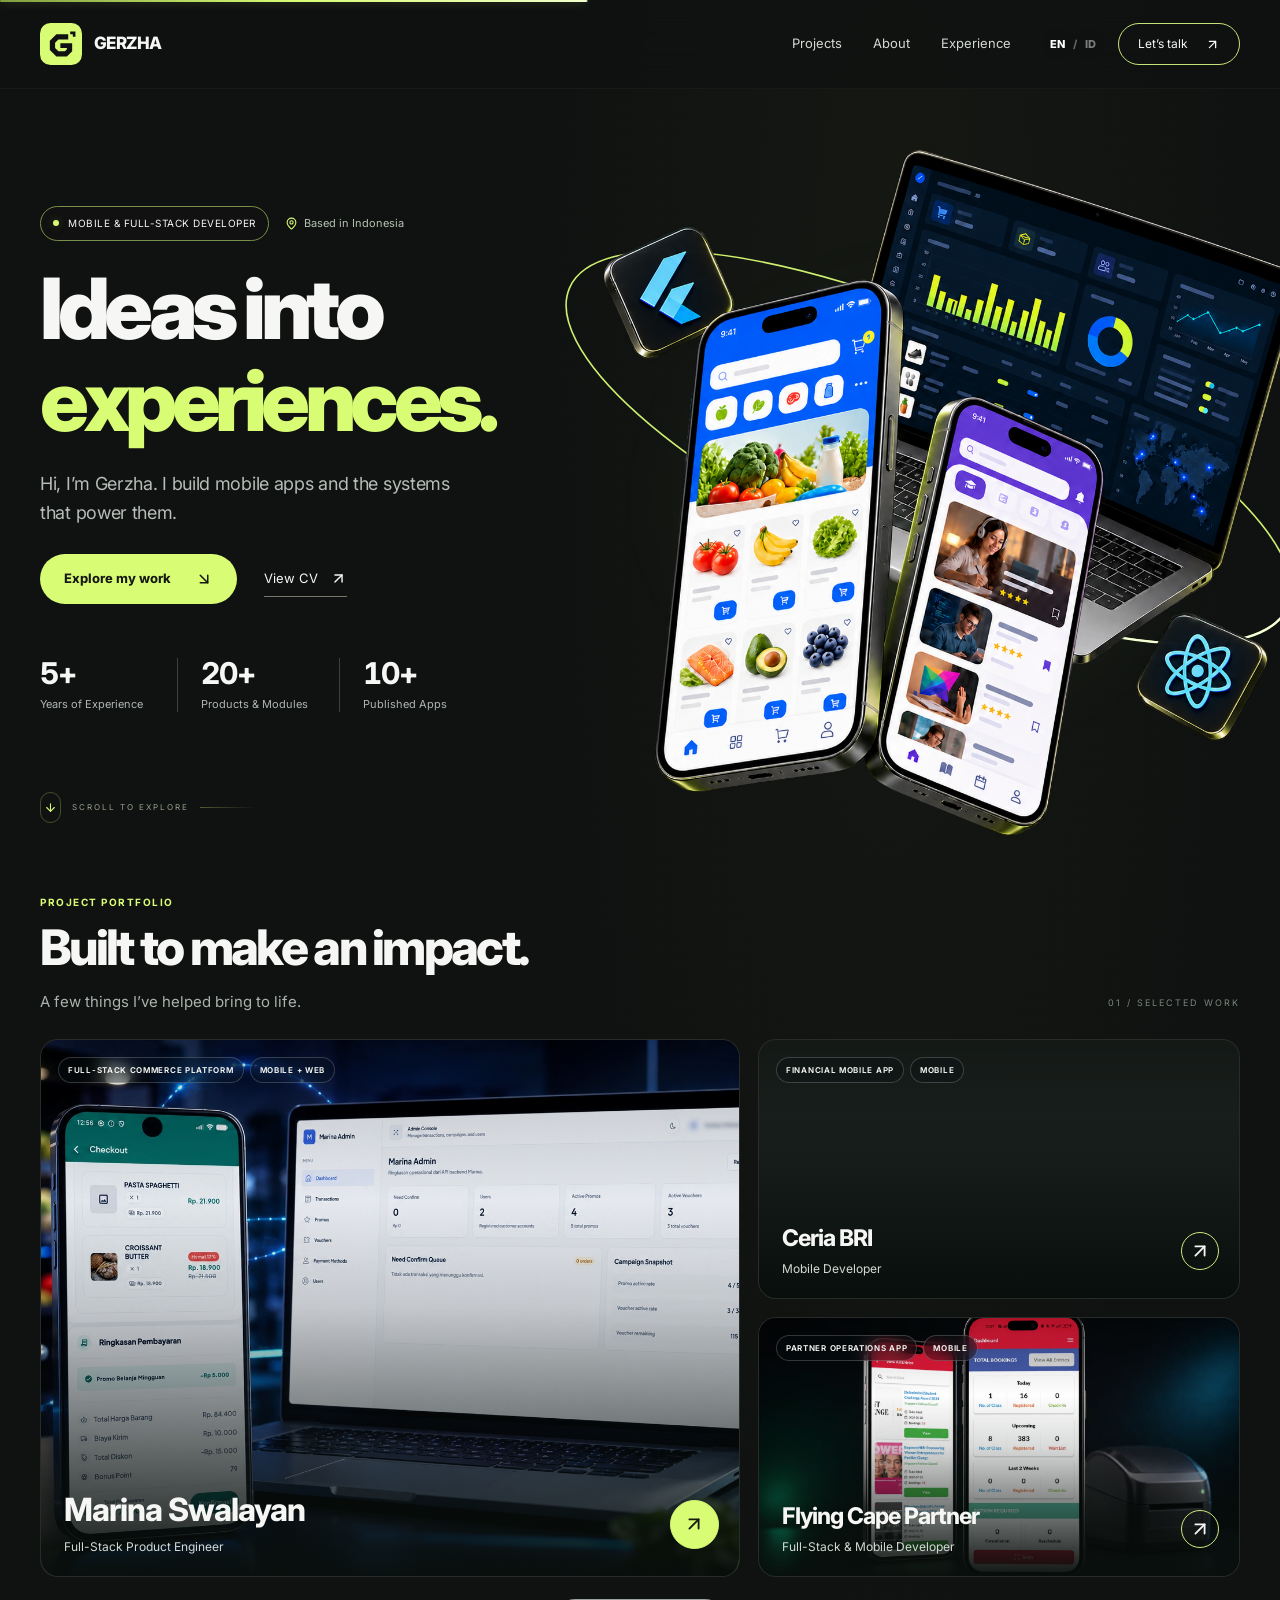
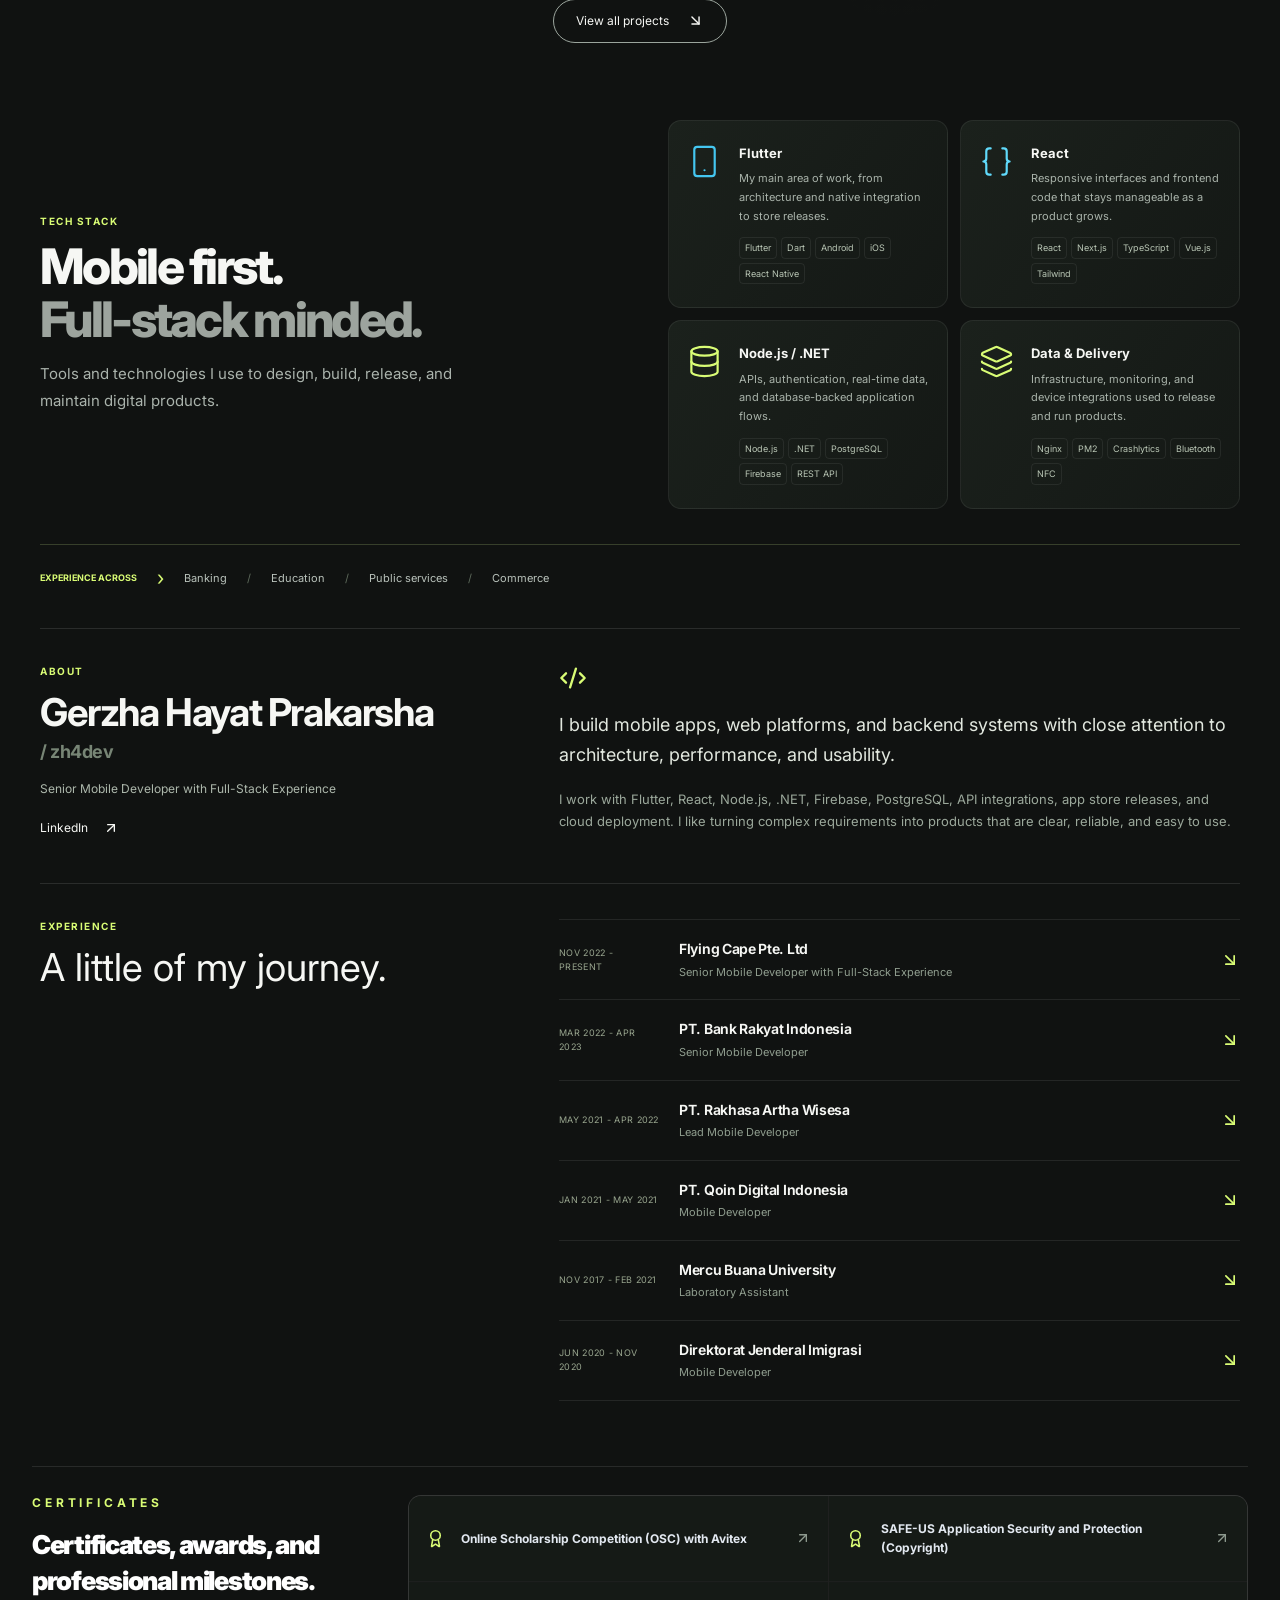
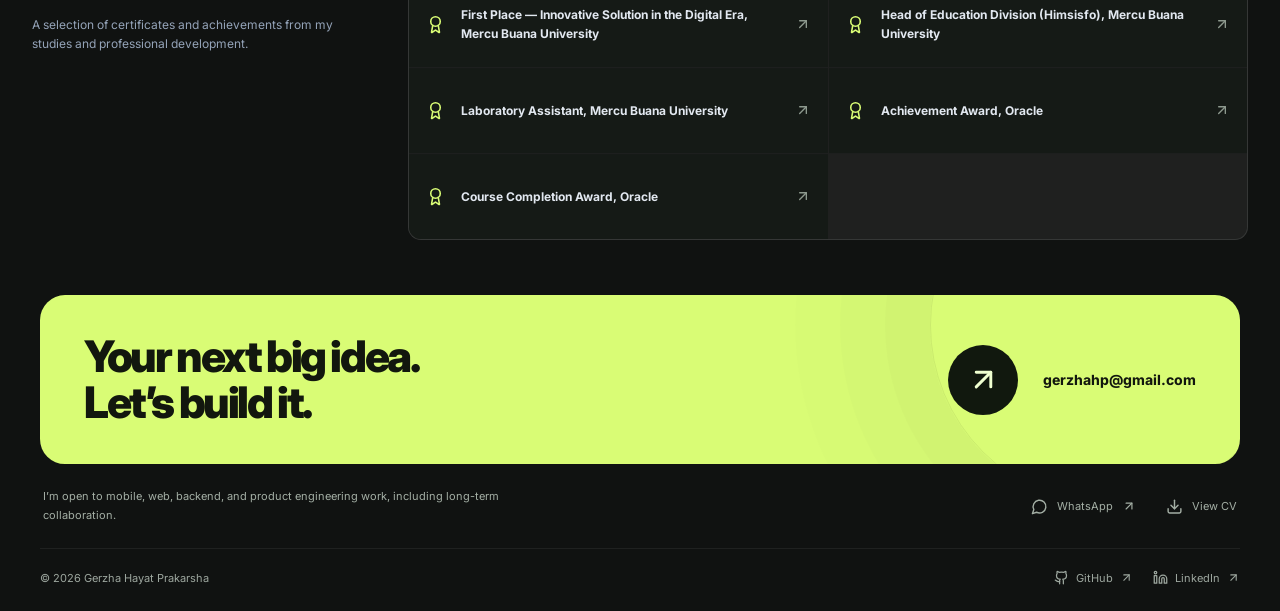
<file: index.html>
<!doctype html>
<html lang="en">
  <head>
    <meta charset="UTF-8" />
    <link rel="preload" as="image" href="/images/hero-devices-clean.webp" fetchpriority="high" />
    <meta name="viewport" content="width=device-width, initial-scale=1.0" />
    <meta
      name="google-site-verification"
      content="cqW9TRuONcjYxt6XDhJJ5Ltdvopco-0c8Rv86EpbEQ4"
    />
    <link rel="icon" type="image/svg+xml" href="/favicon.svg" />
    <link rel="icon" type="image/png" sizes="32x32" href="/favicon-32.png" />
    <link rel="icon" type="image/png" sizes="16x16" href="/favicon-16.png" />
    <link rel="apple-touch-icon" sizes="180x180" href="/apple-touch-icon.png" />
    <link rel="manifest" href="/manifest.webmanifest" />
    <!-- seo:start -->
    <title>Gerzha Hayat Prakarsha | Mobile &amp; Full-Stack Developer</title>
    <meta name="description" content="Senior mobile and full-stack developer in Indonesia. Explore 5+ years of Flutter, Android, iOS, React and backend work across banking, education and commerce." />
    <meta name="author" content="Gerzha Hayat Prakarsha" />
    <meta name="robots" content="index, follow, max-image-preview:large" />
    <meta name="theme-color" content="#101211" />
    <meta name="application-name" content="Gerzha · zh4dev" />
    <meta property="og:title" content="Gerzha Hayat Prakarsha | Mobile &amp; Full-Stack Developer" />
    <meta property="og:description" content="Senior mobile and full-stack developer in Indonesia. Explore 5+ years of Flutter, Android, iOS, React and backend work across banking, education and commerce." />
    <meta property="og:type" content="website" />
    <meta property="og:url" content="https://zh4dev.github.io/" />
    <meta property="og:site_name" content="Gerzha · zh4dev" />
    <meta property="og:image" content="https://zh4dev.github.io/images/og-gerzha.png" />
    <meta property="og:image:type" content="image/png" />
    <meta property="og:image:width" content="1200" />
    <meta property="og:image:height" content="630" />
    <meta property="og:image:alt" content="Gerzha Hayat Prakarsha — Mobile and Full-Stack Developer. Flutter, React, Node.js and .NET portfolio." />
    <meta property="og:locale" content="en_US" />
    <meta property="og:locale:alternate" content="id_ID" />
    <meta name="twitter:card" content="summary_large_image" />
    <meta name="twitter:title" content="Gerzha Hayat Prakarsha | Mobile &amp; Full-Stack Developer" />
    <meta name="twitter:description" content="Senior mobile and full-stack developer in Indonesia. Explore 5+ years of Flutter, Android, iOS, React and backend work across banking, education and commerce." />
    <meta name="twitter:image" content="https://zh4dev.github.io/images/og-gerzha.png" />
    <meta name="twitter:image:alt" content="Gerzha Hayat Prakarsha — Mobile and Full-Stack Developer. Flutter, React, Node.js and .NET portfolio." />
    <link rel="canonical" href="https://zh4dev.github.io/" />
    <link rel="alternate" hreflang="en" href="https://zh4dev.github.io/" />
    <link rel="alternate" hreflang="id" href="https://zh4dev.github.io/id/" />
    <link rel="alternate" hreflang="x-default" href="https://zh4dev.github.io/" />
    <script id="person-schema" type="application/ld+json">{"@context":"https://schema.org","@graph":[{"@type":"Person","@id":"https://zh4dev.github.io/#person","name":"Gerzha Hayat Prakarsha","alternateName":["Gerzha","zh4dev"],"url":"https://zh4dev.github.io/","jobTitle":"Senior Mobile Developer with Full-Stack Experience","email":"gerzhahp@gmail.com","address":{"@type":"PostalAddress","addressLocality":"Tangerang","addressCountry":"ID"},"sameAs":["https://github.com/zh4dev","https://www.linkedin.com/in/gerzha-hayat-prakarsha-09974899/"],"knowsAbout":["Flutter","Dart","Android","iOS","React","Node.js",".NET","PostgreSQL","Firebase","Mobile App Development","Full-Stack Development"],"description":"Senior mobile and full-stack developer in Indonesia. Explore 5+ years of Flutter, Android, iOS, React and backend work across banking, education and commerce."},{"@type":"WebSite","@id":"https://zh4dev.github.io/#website","url":"https://zh4dev.github.io/","name":"Gerzha · zh4dev","alternateName":"zh4dev","inLanguage":["en","id"],"publisher":{"@id":"https://zh4dev.github.io/#person"}},{"@type":"ProfilePage","@id":"https://zh4dev.github.io/#profile","url":"https://zh4dev.github.io/","name":"Gerzha Hayat Prakarsha | Mobile & Full-Stack Developer","description":"Senior mobile and full-stack developer in Indonesia. Explore 5+ years of Flutter, Android, iOS, React and backend work across banking, education and commerce.","inLanguage":"en","isPartOf":{"@id":"https://zh4dev.github.io/#website"},"mainEntity":{"@id":"https://zh4dev.github.io/#person"},"primaryImageOfPage":{"@type":"ImageObject","url":"https://zh4dev.github.io/images/og-gerzha.png","width":1200,"height":630},"hasPart":{"@id":"https://zh4dev.github.io/#featured-projects"}},{"@type":"ItemList","@id":"https://zh4dev.github.io/#featured-projects","name":"Gerzha Selected Work","numberOfItems":3,"itemListElement":[{"@type":"ListItem","position":1,"item":{"@type":"CreativeWork","name":"Marina Swalayan","description":"An end-to-end commerce ecosystem consisting of a Flutter customer app, React admin dashboard, and production-ready Node.js backend for product discovery, recipes, branch-aware shopping, checkout, order management, and customer engagement.","image":"https://zh4dev.github.io/images/projects/marina-swalayan.webp","contributor":{"@id":"https://zh4dev.github.io/#person"},"keywords":"Flutter, Dart, React, TypeScript, Node.js, Express, PostgreSQL, Prisma, Redis, NetSuite, Firebase Messaging, JWT & RBAC"}},{"@type":"ListItem","position":2,"item":{"@type":"CreativeWork","name":"Ceria BRI","description":"Digital lending by Bank BRI for Android & iOS.","image":"https://zh4dev.github.io/images/projects/ceria-bri.webp","contributor":{"@id":"https://zh4dev.github.io/#person"},"keywords":"Flutter, Android Native, Face Recognition"}},{"@type":"ListItem","position":3,"item":{"@type":"CreativeWork","name":"Flying Cape Partner","description":"Operations and partner management app for educators/merchants in Singapore.","image":"https://zh4dev.github.io/images/projects/flying-cape-partner.webp","contributor":{"@id":"https://zh4dev.github.io/#person"},"keywords":"Flutter, Android (Java), C++ (NDK), SDK/Hardware Integration"}}]}]}</script>
    <!-- seo:end -->
    <link rel="preconnect" href="https://fonts.googleapis.com" />
    <link rel="preconnect" href="https://fonts.gstatic.com" crossorigin />
    <link
      href="https://fonts.googleapis.com/css2?family=Inter:wght@400;500;600;700;800;900&display=swap"
      rel="stylesheet"
    />
    <script type="module" crossorigin src="/assets/index-DTi1ugHr.js"></script>
    <link rel="stylesheet" crossorigin href="/assets/index-CC4Vdew8.css">
  </head>
  <body>
    <noscript><style>.scroll-reveal,.electric-project,.hero-art,.hero-pill,.hero-intro,.hero-actions,.hero-stats,.headline-first,.hero-glyph,[style*="opacity:0"]{opacity:1!important;transform:none!important}.hero-device-float,.hero-orbit span{animation:none!important}</style></noscript>
    <div id="root"><main class="electric-site"><a href="#projects" class="skip-link">Skip to content</a><div class="electric-background" aria-hidden="true"></div><div class="scroll-progress" aria-hidden="true" style="transform:scaleX(0)"></div><header class="electric-nav"><nav class="section-shell nav-inner" aria-label="Main navigation"><a href="#home" class="brand" aria-label="Gerzha Hayat Prakarsha logo"><img class="brand-mark" src="/brand/logo-mark.svg" width="42" height="42" alt=""/>GERZHA</a><div class="desktop-links"><a href="#projects">Projects</a><a href="#about">About</a><a href="#experience">Experience</a></div><div class="nav-tools"><button class="group inline-flex items-center gap-2 rounded-full border border-white/10 bg-white/[0.06] font-extrabold text-white backdrop-blur-xl transition hover:-translate-y-0.5 hover:border-cyan-300/35 hover:bg-cyan-300/10 px-3 py-2 text-xs" aria-label="Language" type="button"><svg xmlns="http://www.w3.org/2000/svg" width="16" height="16" viewBox="0 0 24 24" fill="none" stroke="currentColor" stroke-width="2" stroke-linecap="round" stroke-linejoin="round" class="lucide lucide-languages text-cyan-200"><path d="m5 8 6 6"></path><path d="m4 14 6-6 2-3"></path><path d="M2 5h12"></path><path d="M7 2h1"></path><path d="m22 22-5-10-5 10"></path><path d="M14 18h6"></path></svg><span>EN</span><span class="text-white/35">/</span><span class="text-white/45">ID</span></button><a class="nav-talk" href="#contact">Let’s talk<svg xmlns="http://www.w3.org/2000/svg" width="15" height="15" viewBox="0 0 24 24" fill="none" stroke="currentColor" stroke-width="2" stroke-linecap="round" stroke-linejoin="round" class="lucide lucide-arrow-up-right"><path d="M7 7h10v10"></path><path d="M7 17 17 7"></path></svg></a><button type="button" class="menu-toggle" aria-label="Toggle navigation menu" aria-expanded="false" aria-controls="mobile-navigation"><svg xmlns="http://www.w3.org/2000/svg" width="21" height="21" viewBox="0 0 24 24" fill="none" stroke="currentColor" stroke-width="2" stroke-linecap="round" stroke-linejoin="round" class="lucide lucide-menu"><line x1="4" x2="20" y1="12" y2="12"></line><line x1="4" x2="20" y1="6" y2="6"></line><line x1="4" x2="20" y1="18" y2="18"></line></svg></button></div></nav></header><section id="home" class="electric-hero section-shell" data-motion-active="false"><div class="hero-layout"><div class="hero-copy"><div class="hero-meta" style="opacity:0;transform:translateY(20px)"><p class="hero-pill"><span></span>Mobile &amp; Full-Stack Developer</p><span class="hero-location"><svg xmlns="http://www.w3.org/2000/svg" width="13" height="13" viewBox="0 0 24 24" fill="none" stroke="currentColor" stroke-width="2" stroke-linecap="round" stroke-linejoin="round" class="lucide lucide-map-pin" aria-hidden="true"><path d="M20 10c0 4.993-5.539 10.193-7.399 11.799a1 1 0 0 1-1.202 0C9.539 20.193 4 14.993 4 10a8 8 0 0 1 16 0"></path><circle cx="12" cy="10" r="3"></circle></svg>Based in Indonesia</span></div><h1 aria-label="Ideas into experiences."><span class="hero-line" aria-hidden="true"><span class="headline-first" style="transform:translateY(110%)">Ideas into</span></span><span class="hero-line headline-accent" aria-hidden="true"><span class="hero-glyph" style="opacity:0;transform:translateY(115%) rotateX(-60deg)">e</span><span class="hero-glyph" style="opacity:0;transform:translateY(115%) rotateX(-60deg)">x</span><span class="hero-glyph" style="opacity:0;transform:translateY(115%) rotateX(-60deg)">p</span><span class="hero-glyph" style="opacity:0;transform:translateY(115%) rotateX(-60deg)">e</span><span class="hero-glyph" style="opacity:0;transform:translateY(115%) rotateX(-60deg)">r</span><span class="hero-glyph" style="opacity:0;transform:translateY(115%) rotateX(-60deg)">i</span><span class="hero-glyph" style="opacity:0;transform:translateY(115%) rotateX(-60deg)">e</span><span class="hero-glyph" style="opacity:0;transform:translateY(115%) rotateX(-60deg)">n</span><span class="hero-glyph" style="opacity:0;transform:translateY(115%) rotateX(-60deg)">c</span><span class="hero-glyph" style="opacity:0;transform:translateY(115%) rotateX(-60deg)">e</span><span class="hero-glyph" style="opacity:0;transform:translateY(115%) rotateX(-60deg)">s</span><span class="hero-glyph" style="opacity:0;transform:translateY(115%) rotateX(-60deg)">.</span></span></h1><p class="hero-intro" style="opacity:0;transform:translateY(20px)">Hi, I’m Gerzha. I build mobile apps and the systems that power them.</p><div class="hero-actions" style="opacity:0;transform:translateY(20px)"><a href="#projects" class="magnetic-link electric-button"><span class="magnetic-content" style="transform:none">Explore my work<svg xmlns="http://www.w3.org/2000/svg" width="18" height="18" viewBox="0 0 24 24" fill="none" stroke="currentColor" stroke-width="2" stroke-linecap="round" stroke-linejoin="round" class="lucide lucide-arrow-down-right"><path d="m7 7 10 10"></path><path d="M17 7v10H7"></path></svg></span></a><a class="text-link" href="https://drive.google.com/drive/folders/1iOYUynPkEx2cttuSBtWCVGIH7tBAg8EK" target="_blank" rel="noreferrer">View CV<svg xmlns="http://www.w3.org/2000/svg" width="17" height="17" viewBox="0 0 24 24" fill="none" stroke="currentColor" stroke-width="2" stroke-linecap="round" stroke-linejoin="round" class="lucide lucide-arrow-up-right"><path d="M7 7h10v10"></path><path d="M7 17 17 7"></path></svg></a></div><div class="hero-stats" style="opacity:0;transform:translateY(20px)"><div><strong aria-label="5+" class="stat-number">5+</strong><span>Years of Experience</span></div><div><strong aria-label="20+" class="stat-number">20+</strong><span>Products &amp; Modules</span></div><div><strong aria-label="10+" class="stat-number">10+</strong><span>Published Apps</span></div></div></div><div class="hero-art" style="opacity:0;transform:translateX(35px)"><div class="hero-art-glow" aria-hidden="true"></div><div class="hero-dot-grid" aria-hidden="true"></div><div class="hero-sparks" aria-hidden="true"><i style="--spark-index:0;left:12%;top:12%"></i><i style="--spark-index:1;left:31%;top:43%"></i><i style="--spark-index:2;left:50%;top:74%"></i><i style="--spark-index:3;left:69%;top:33%"></i><i style="--spark-index:4;left:88%;top:64%"></i><i style="--spark-index:5;left:29%;top:23%"></i><i style="--spark-index:6;left:48%;top:54%"></i><i style="--spark-index:7;left:67%;top:13%"></i><i style="--spark-index:8;left:86%;top:44%"></i></div><div class="hero-device-tilt" style="transform:perspective(1000px)"><div class="hero-device-float"><svg class="hero-vector-orbit" viewBox="0 0 1315 1197" fill="none" aria-hidden="true" focusable="false" shape-rendering="geometricPrecision"><g transform="rotate(24 657 520)"><ellipse class="orbit-rail" cx="657" cy="520" rx="680" ry="216" stroke="#D9FC75" stroke-width="1.6" vector-effect="non-scaling-stroke"></ellipse><ellipse class="orbit-tracer" cx="657" cy="520" rx="680" ry="216" pathLength="100" stroke="#F4FFD5" stroke-width="2.4" stroke-linecap="round" stroke-dasharray="9 91" vector-effect="non-scaling-stroke"></ellipse></g></svg><img src="/images/hero-devices-clean.webp" width="1315" height="1197" loading="eager" alt=""/><span class="hero-device-flare" aria-hidden="true"></span></div></div></div></div><a href="#projects" class="hero-scroll-cue" aria-label="Explore my work" style="opacity:0;transform:translateY(20px)"><span class="scroll-cue-track"><svg xmlns="http://www.w3.org/2000/svg" width="13" height="13" viewBox="0 0 24 24" fill="none" stroke="currentColor" stroke-width="2" stroke-linecap="round" stroke-linejoin="round" class="lucide lucide-arrow-down"><path d="M12 5v14"></path><path d="m19 12-7 7-7-7"></path></svg></span><span>SCROLL TO EXPLORE</span><span class="scroll-cue-line"></span></a></section><section id="projects" class="electric-work section-shell"><div class="scroll-reveal" style="opacity:0;transform:translateY(35px)"><div class="work-heading"><div><p class="section-eyebrow">Project Portfolio</p><h2>Built to make an impact.</h2><p class="section-description">A few things I’ve helped bring to life.</p></div><span class="section-index" aria-hidden="true">01 / SELECTED WORK</span></div></div><div class="electric-project-grid "><article class="electric-project electric-project-featured" style="opacity:0;transform:perspective(1100px) translateY(45px) scale(0.98)"><button type="button" class="project-open" aria-label="View Contribution: Marina Swalayan"><img src="/images/projects/marina-swalayan.webp" alt="" loading="lazy" decoding="async" width="1200" height="750"/><div class="project-shade"></div><div class="project-pills"><span>Full-Stack Commerce Platform</span><span>Mobile + Web</span></div><div class="project-info"><div><h3>Marina Swalayan</h3><p>Full-Stack Product Engineer</p></div><span class="project-arrow"><svg xmlns="http://www.w3.org/2000/svg" width="22" height="22" viewBox="0 0 24 24" fill="none" stroke="currentColor" stroke-width="2" stroke-linecap="round" stroke-linejoin="round" class="lucide lucide-arrow-up-right"><path d="M7 7h10v10"></path><path d="M7 17 17 7"></path></svg></span></div></button></article><article class="electric-project " style="opacity:0;transform:perspective(1100px) translateY(45px) scale(0.98)"><button type="button" class="project-open" aria-label="View Contribution: Ceria BRI"><img src="/images/projects/ceria-bri.webp" alt="" loading="lazy" decoding="async" width="1200" height="750"/><div class="project-shade"></div><div class="project-pills"><span>Financial Mobile App</span><span>Mobile</span></div><div class="project-info"><div><h3>Ceria BRI</h3><p>Mobile Developer</p></div><span class="project-arrow"><svg xmlns="http://www.w3.org/2000/svg" width="22" height="22" viewBox="0 0 24 24" fill="none" stroke="currentColor" stroke-width="2" stroke-linecap="round" stroke-linejoin="round" class="lucide lucide-arrow-up-right"><path d="M7 7h10v10"></path><path d="M7 17 17 7"></path></svg></span></div></button></article><article class="electric-project " style="opacity:0;transform:perspective(1100px) translateY(45px) scale(0.98)"><button type="button" class="project-open" aria-label="View Contribution: Flying Cape Partner"><img src="/images/projects/flying-cape-partner.webp" alt="" loading="lazy" decoding="async" width="1200" height="750"/><div class="project-shade"></div><div class="project-pills"><span>Partner Operations App</span><span>Mobile</span></div><div class="project-info"><div><h3>Flying Cape Partner</h3><p>Full-Stack &amp; Mobile Developer</p></div><span class="project-arrow"><svg xmlns="http://www.w3.org/2000/svg" width="22" height="22" viewBox="0 0 24 24" fill="none" stroke="currentColor" stroke-width="2" stroke-linecap="round" stroke-linejoin="round" class="lucide lucide-arrow-up-right"><path d="M7 7h10v10"></path><path d="M7 17 17 7"></path></svg></span></div></button></article></div><div class="project-more"><button type="button" class="outline-button" aria-expanded="false">View all projects<svg xmlns="http://www.w3.org/2000/svg" width="17" height="17" viewBox="0 0 24 24" fill="none" stroke="currentColor" stroke-width="2" stroke-linecap="round" stroke-linejoin="round" class="lucide lucide-arrow-down-right"><path d="m7 7 10 10"></path><path d="M17 7v10H7"></path></svg></button></div></section><div class="scroll-reveal" style="opacity:0;transform:translateY(35px)"><section id="skills" class="electric-skills section-shell"><div class="skills-layout"><div><p class="section-eyebrow">Tech Stack</p><h2>Mobile first.<br/><span>Full-stack minded.</span></h2><p class="section-description">Tools and technologies I use to design, build, release, and maintain digital products.</p></div><div class="skill-tiles"><article class="skill-tile"><svg xmlns="http://www.w3.org/2000/svg" width="35" height="35" viewBox="0 0 24 24" fill="none" stroke="currentColor" stroke-width="1.5" stroke-linecap="round" stroke-linejoin="round" class="lucide lucide-smartphone"><rect width="14" height="20" x="5" y="2" rx="2" ry="2"></rect><path d="M12 18h.01"></path></svg><div><h3>Flutter</h3><p>My main area of work, from architecture and native integration to store releases.</p><div class="skill-tags"><span>Flutter</span><span>Dart</span><span>Android</span><span>iOS</span><span>React Native</span></div></div></article><article class="skill-tile"><svg xmlns="http://www.w3.org/2000/svg" width="35" height="35" viewBox="0 0 24 24" fill="none" stroke="currentColor" stroke-width="1.5" stroke-linecap="round" stroke-linejoin="round" class="lucide lucide-braces"><path d="M8 3H7a2 2 0 0 0-2 2v5a2 2 0 0 1-2 2 2 2 0 0 1 2 2v5c0 1.1.9 2 2 2h1"></path><path d="M16 21h1a2 2 0 0 0 2-2v-5c0-1.1.9-2 2-2a2 2 0 0 1-2-2V5a2 2 0 0 0-2-2h-1"></path></svg><div><h3>React</h3><p>Responsive interfaces and frontend code that stays manageable as a product grows.</p><div class="skill-tags"><span>React</span><span>Next.js</span><span>TypeScript</span><span>Vue.js</span><span>Tailwind</span></div></div></article><article class="skill-tile"><svg xmlns="http://www.w3.org/2000/svg" width="35" height="35" viewBox="0 0 24 24" fill="none" stroke="currentColor" stroke-width="1.5" stroke-linecap="round" stroke-linejoin="round" class="lucide lucide-database"><ellipse cx="12" cy="5" rx="9" ry="3"></ellipse><path d="M3 5V19A9 3 0 0 0 21 19V5"></path><path d="M3 12A9 3 0 0 0 21 12"></path></svg><div><h3>Node.js / .NET</h3><p>APIs, authentication, real-time data, and database-backed application flows.</p><div class="skill-tags"><span>Node.js</span><span>.NET</span><span>PostgreSQL</span><span>Firebase</span><span>REST API</span></div></div></article><article class="skill-tile"><svg xmlns="http://www.w3.org/2000/svg" width="35" height="35" viewBox="0 0 24 24" fill="none" stroke="currentColor" stroke-width="1.5" stroke-linecap="round" stroke-linejoin="round" class="lucide lucide-layers"><path d="M12.83 2.18a2 2 0 0 0-1.66 0L2.6 6.08a1 1 0 0 0 0 1.83l8.58 3.91a2 2 0 0 0 1.66 0l8.58-3.9a1 1 0 0 0 0-1.83z"></path><path d="M2 12a1 1 0 0 0 .58.91l8.6 3.91a2 2 0 0 0 1.65 0l8.58-3.9A1 1 0 0 0 22 12"></path><path d="M2 17a1 1 0 0 0 .58.91l8.6 3.91a2 2 0 0 0 1.65 0l8.58-3.9A1 1 0 0 0 22 17"></path></svg><div><h3>Data &amp; Delivery</h3><p>Infrastructure, monitoring, and device integrations used to release and run products.</p><div class="skill-tags"><span>Nginx</span><span>PM2</span><span>Crashlytics</span><span>Bluetooth</span><span>NFC</span></div></div></article></div></div><div class="industry-strip"><span>Experience across<span aria-hidden="true">›</span></span><span>Banking</span><span>Education</span><span>Public services</span><span>Commerce</span></div></section></div><div class="scroll-reveal" style="opacity:0;transform:translateY(35px)"><section id="about" class="electric-about section-shell"><div class="about-heading"><p class="section-eyebrow">About</p><h2>Gerzha Hayat Prakarsha<span> / zh4dev</span></h2><p>Senior Mobile Developer with Full-Stack Experience</p><a href="https://www.linkedin.com/in/gerzha-hayat-prakarsha-09974899/" target="_blank" rel="noreferrer">LinkedIn<svg xmlns="http://www.w3.org/2000/svg" width="16" height="16" viewBox="0 0 24 24" fill="none" stroke="currentColor" stroke-width="2" stroke-linecap="round" stroke-linejoin="round" class="lucide lucide-arrow-up-right"><path d="M7 7h10v10"></path><path d="M7 17 17 7"></path></svg></a></div><div class="about-body"><svg xmlns="http://www.w3.org/2000/svg" width="28" height="28" viewBox="0 0 24 24" fill="none" stroke="currentColor" stroke-width="2" stroke-linecap="round" stroke-linejoin="round" class="lucide lucide-code-xml"><path d="m18 16 4-4-4-4"></path><path d="m6 8-4 4 4 4"></path><path d="m14.5 4-5 16"></path></svg><p>I build mobile apps, web platforms, and backend systems with close attention to architecture, performance, and usability.</p><p>I work with Flutter, React, Node.js, .NET, Firebase, PostgreSQL, API integrations, app store releases, and cloud deployment. I like turning complex requirements into products that are clear, reliable, and easy to use.</p></div></section></div><div class="scroll-reveal" style="opacity:0;transform:translateY(35px)"><section id="experience" class="electric-experience section-shell"><div class="career-heading"><p class="section-eyebrow">Experience</p><h2>A little of my journey.</h2></div><div class="career-rows"><details class="career-row"><summary><span class="career-date">Nov 2022 - Present</span><span class="career-name"><strong>Flying Cape Pte. Ltd</strong><span>Senior Mobile Developer with Full-Stack Experience</span></span><svg xmlns="http://www.w3.org/2000/svg" width="20" height="20" viewBox="0 0 24 24" fill="none" stroke="currentColor" stroke-width="2" stroke-linecap="round" stroke-linejoin="round" class="lucide lucide-arrow-down-right career-chevron"><path d="m7 7 10 10"></path><path d="M17 7v10H7"></path></svg></summary><div class="career-detail"><p class="career-meta">Full-time<!-- --> · <!-- -->Singapore</p><ul><li>Built and maintained Flutter apps for Android and iOS, used by educators, parents, and partners across several countries.</li><li>Developed responsive web applications with React.js and Next.js, improving usability and page load times.</li><li>Designed and maintained RESTful APIs in .NET, connecting them to databases and supporting services.</li><li>Improved the performance, security, and interface quality of Flutter apps on Android and iOS.</li><li>Migrated legacy mobile apps to Flutter, bringing separate codebases together and reducing long-term maintenance costs.</li><li>Used Firebase Crashlytics and regular monitoring to reduce crash rates significantly and improve app stability.</li><li>Connected Niimbot label printer SDKs through native Android code (Java/C++) and exposed them to Flutter.</li></ul><a href="https://www.linkedin.com/company/flying-cape-technologies/mycompany/" target="_blank" rel="noreferrer">LinkedIn<svg xmlns="http://www.w3.org/2000/svg" width="14" height="14" viewBox="0 0 24 24" fill="none" stroke="currentColor" stroke-width="2" stroke-linecap="round" stroke-linejoin="round" class="lucide lucide-arrow-up-right"><path d="M7 7h10v10"></path><path d="M7 17 17 7"></path></svg></a></div></details><details class="career-row"><summary><span class="career-date">Mar 2022 - Apr 2023</span><span class="career-name"><strong>PT. Bank Rakyat Indonesia</strong><span>Senior Mobile Developer</span></span><svg xmlns="http://www.w3.org/2000/svg" width="20" height="20" viewBox="0 0 24 24" fill="none" stroke="currentColor" stroke-width="2" stroke-linecap="round" stroke-linejoin="round" class="lucide lucide-arrow-down-right career-chevron"><path d="m7 7 10 10"></path><path d="M17 7v10H7"></path></svg></summary><div class="career-detail"><p class="career-meta">Full-time<!-- --> · <!-- -->Indonesia</p><ul><li>Developed and maintained BRI Ceria, a digital lending app used by BRI customers at banking scale.</li><li>Moved native Android modules written in Java to Flutter, making cross-platform feature delivery faster.</li><li>Implemented secure flows for authentication, loan applications, payments, and notifications.</li><li>Integrated liveness detection for face verification and analytics to support fraud prevention and user trust.</li><li>Improved app performance and reliability through focused optimization and regular monitoring.</li></ul><a href="https://www.linkedin.com/company/pt-bank-rakyat-indonesia-persero-tbk/" target="_blank" rel="noreferrer">LinkedIn<svg xmlns="http://www.w3.org/2000/svg" width="14" height="14" viewBox="0 0 24 24" fill="none" stroke="currentColor" stroke-width="2" stroke-linecap="round" stroke-linejoin="round" class="lucide lucide-arrow-up-right"><path d="M7 7h10v10"></path><path d="M7 17 17 7"></path></svg></a></div></details><details class="career-row"><summary><span class="career-date">May 2021 - Apr 2022</span><span class="career-name"><strong>PT. Rakhasa Artha Wisesa</strong><span>Lead Mobile Developer</span></span><svg xmlns="http://www.w3.org/2000/svg" width="20" height="20" viewBox="0 0 24 24" fill="none" stroke="currentColor" stroke-width="2" stroke-linecap="round" stroke-linejoin="round" class="lucide lucide-arrow-down-right career-chevron"><path d="m7 7 10 10"></path><path d="M17 7v10H7"></path></svg></summary><div class="career-detail"><p class="career-meta">Full-time<!-- --> · <!-- -->Indonesia</p><ul><li>Led the migration from React Native to Flutter to improve performance and development efficiency.</li><li>Defined state management architecture and development standards for the mobile team.</li><li>Mentored developers, delegated tasks, and aligned weekly milestones with project managers.</li><li>Delivered secure mobile applications for Android and iOS.</li></ul><a href="https://www.linkedin.com/company/rakhasa/" target="_blank" rel="noreferrer">LinkedIn<svg xmlns="http://www.w3.org/2000/svg" width="14" height="14" viewBox="0 0 24 24" fill="none" stroke="currentColor" stroke-width="2" stroke-linecap="round" stroke-linejoin="round" class="lucide lucide-arrow-up-right"><path d="M7 7h10v10"></path><path d="M7 17 17 7"></path></svg></a></div></details><details class="career-row"><summary><span class="career-date">Jan 2021 - May 2021</span><span class="career-name"><strong>PT. Qoin Digital Indonesia</strong><span>Mobile Developer</span></span><svg xmlns="http://www.w3.org/2000/svg" width="20" height="20" viewBox="0 0 24 24" fill="none" stroke="currentColor" stroke-width="2" stroke-linecap="round" stroke-linejoin="round" class="lucide lucide-arrow-down-right career-chevron"><path d="m7 7 10 10"></path><path d="M17 7v10H7"></path></svg></summary><div class="career-detail"><p class="career-meta">Full-time<!-- --> · <!-- -->Indonesia</p><ul><li>Built and maintained mobile applications with Flutter.</li><li>Worked on performance, security, and release readiness.</li></ul><a href="https://www.linkedin.com/company/pt-qoin-digital-indonesia/" target="_blank" rel="noreferrer">LinkedIn<svg xmlns="http://www.w3.org/2000/svg" width="14" height="14" viewBox="0 0 24 24" fill="none" stroke="currentColor" stroke-width="2" stroke-linecap="round" stroke-linejoin="round" class="lucide lucide-arrow-up-right"><path d="M7 7h10v10"></path><path d="M7 17 17 7"></path></svg></a></div></details><details class="career-row"><summary><span class="career-date">Nov 2017 - Feb 2021</span><span class="career-name"><strong>Mercu Buana University</strong><span>Laboratory Assistant</span></span><svg xmlns="http://www.w3.org/2000/svg" width="20" height="20" viewBox="0 0 24 24" fill="none" stroke="currentColor" stroke-width="2" stroke-linecap="round" stroke-linejoin="round" class="lucide lucide-arrow-down-right career-chevron"><path d="m7 7 10 10"></path><path d="M17 7v10H7"></path></svg></summary><div class="career-detail"><p class="career-meta">Part-time<!-- --> · <!-- -->Indonesia</p><ul><li>Handled installation, monitoring, and maintenance for the computer lab to keep its systems stable and available.</li><li>Provided technical support to lecturers and students during practical lab sessions.</li><li>Documented monthly maintenance work and reported on system performance.</li></ul><a href="https://www.linkedin.com/school/universitas-mercu-buana/" target="_blank" rel="noreferrer">LinkedIn<svg xmlns="http://www.w3.org/2000/svg" width="14" height="14" viewBox="0 0 24 24" fill="none" stroke="currentColor" stroke-width="2" stroke-linecap="round" stroke-linejoin="round" class="lucide lucide-arrow-up-right"><path d="M7 7h10v10"></path><path d="M7 17 17 7"></path></svg></a></div></details><details class="career-row"><summary><span class="career-date">Jun 2020 - Nov 2020</span><span class="career-name"><strong>Direktorat Jenderal Imigrasi</strong><span>Mobile Developer</span></span><svg xmlns="http://www.w3.org/2000/svg" width="20" height="20" viewBox="0 0 24 24" fill="none" stroke="currentColor" stroke-width="2" stroke-linecap="round" stroke-linejoin="round" class="lucide lucide-arrow-down-right career-chevron"><path d="m7 7 10 10"></path><path d="M17 7v10H7"></path></svg></summary><div class="career-detail"><p class="career-meta">Internship<!-- --> · <!-- -->Indonesia</p><ul><li>Developed a native Android application in Java to support internal operations.</li><li>Worked with stakeholders to understand their needs and improve day-to-day processes through the application.</li><li>Presented the application and its technical implementation to government officials and decision-makers.</li><li>Prepared weekly progress reports covering development milestones and project status.</li></ul><a href="https://www.linkedin.com/company/direktorat-jenderal-imigrasi-kemenkumham-ri/" target="_blank" rel="noreferrer">LinkedIn<svg xmlns="http://www.w3.org/2000/svg" width="14" height="14" viewBox="0 0 24 24" fill="none" stroke="currentColor" stroke-width="2" stroke-linecap="round" stroke-linejoin="round" class="lucide lucide-arrow-up-right"><path d="M7 7h10v10"></path><path d="M7 17 17 7"></path></svg></a></div></details></div></section></div><div class="scroll-reveal" style="opacity:0;transform:translateY(35px)"><section id="certificates" class="relative z-10 scroll-mt-24 px-5 py-20 lg:px-8"><div class="mx-auto grid max-w-7xl gap-10 border-t border-white/10 pt-14 lg:grid-cols-[.4fr_1fr]"><div><p class="text-xs font-bold uppercase tracking-[0.32em] text-cyan-200/75">Certificates</p><h2 class="mt-4 text-3xl font-black tracking-[-0.05em] text-white">Certificates, awards, and professional milestones.</h2><p class="mt-4 text-sm leading-7 text-slate-400">A selection of certificates and achievements from my studies and professional development.</p></div><div class="grid gap-px overflow-hidden rounded-3xl border border-white/10 bg-white/10 md:grid-cols-2"><a href="https://drive.google.com/drive/folders/1-PVVU23akQLFFkKHvyJTDPesONqUDDzp" target="_blank" rel="noreferrer" class="group flex min-h-28 items-center gap-4 bg-[#091015]/95 p-5 transition hover:bg-white/[0.055]"><svg xmlns="http://www.w3.org/2000/svg" width="19" height="19" viewBox="0 0 24 24" fill="none" stroke="currentColor" stroke-width="2" stroke-linecap="round" stroke-linejoin="round" class="lucide lucide-award shrink-0 text-emerald-300"><path d="m15.477 12.89 1.515 8.526a.5.5 0 0 1-.81.47l-3.58-2.687a1 1 0 0 0-1.197 0l-3.586 2.686a.5.5 0 0 1-.81-.469l1.514-8.526"></path><circle cx="12" cy="8" r="6"></circle></svg><span class="flex-1 text-sm font-bold leading-6 text-slate-200">Online Scholarship Competition (OSC) with Avitex</span><svg xmlns="http://www.w3.org/2000/svg" width="16" height="16" viewBox="0 0 24 24" fill="none" stroke="currentColor" stroke-width="2" stroke-linecap="round" stroke-linejoin="round" class="lucide lucide-arrow-up-right shrink-0 text-slate-500 transition group-hover:-translate-y-0.5 group-hover:translate-x-0.5 group-hover:text-white"><path d="M7 7h10v10"></path><path d="M7 17 17 7"></path></svg></a><a href="https://drive.google.com/file/d/1fZ_hkvrj-GOVk0m-vC2UnK2K1dd1aVxU/view" target="_blank" rel="noreferrer" class="group flex min-h-28 items-center gap-4 bg-[#091015]/95 p-5 transition hover:bg-white/[0.055]"><svg xmlns="http://www.w3.org/2000/svg" width="19" height="19" viewBox="0 0 24 24" fill="none" stroke="currentColor" stroke-width="2" stroke-linecap="round" stroke-linejoin="round" class="lucide lucide-award shrink-0 text-emerald-300"><path d="m15.477 12.89 1.515 8.526a.5.5 0 0 1-.81.47l-3.58-2.687a1 1 0 0 0-1.197 0l-3.586 2.686a.5.5 0 0 1-.81-.469l1.514-8.526"></path><circle cx="12" cy="8" r="6"></circle></svg><span class="flex-1 text-sm font-bold leading-6 text-slate-200">SAFE-US Application Security and Protection (Copyright)</span><svg xmlns="http://www.w3.org/2000/svg" width="16" height="16" viewBox="0 0 24 24" fill="none" stroke="currentColor" stroke-width="2" stroke-linecap="round" stroke-linejoin="round" class="lucide lucide-arrow-up-right shrink-0 text-slate-500 transition group-hover:-translate-y-0.5 group-hover:translate-x-0.5 group-hover:text-white"><path d="M7 7h10v10"></path><path d="M7 17 17 7"></path></svg></a><a href="https://drive.google.com/file/d/1r8ZIR3gJT6MRbZjowYRh3nb1MJochRTh/view" target="_blank" rel="noreferrer" class="group flex min-h-28 items-center gap-4 bg-[#091015]/95 p-5 transition hover:bg-white/[0.055]"><svg xmlns="http://www.w3.org/2000/svg" width="19" height="19" viewBox="0 0 24 24" fill="none" stroke="currentColor" stroke-width="2" stroke-linecap="round" stroke-linejoin="round" class="lucide lucide-award shrink-0 text-emerald-300"><path d="m15.477 12.89 1.515 8.526a.5.5 0 0 1-.81.47l-3.58-2.687a1 1 0 0 0-1.197 0l-3.586 2.686a.5.5 0 0 1-.81-.469l1.514-8.526"></path><circle cx="12" cy="8" r="6"></circle></svg><span class="flex-1 text-sm font-bold leading-6 text-slate-200">First Place — Innovative Solution in the Digital Era, Mercu Buana University</span><svg xmlns="http://www.w3.org/2000/svg" width="16" height="16" viewBox="0 0 24 24" fill="none" stroke="currentColor" stroke-width="2" stroke-linecap="round" stroke-linejoin="round" class="lucide lucide-arrow-up-right shrink-0 text-slate-500 transition group-hover:-translate-y-0.5 group-hover:translate-x-0.5 group-hover:text-white"><path d="M7 7h10v10"></path><path d="M7 17 17 7"></path></svg></a><a href="https://drive.google.com/file/d/1RLJTxi6_qRKFfCBpDuwQYf9VbS3AEfEp/view" target="_blank" rel="noreferrer" class="group flex min-h-28 items-center gap-4 bg-[#091015]/95 p-5 transition hover:bg-white/[0.055]"><svg xmlns="http://www.w3.org/2000/svg" width="19" height="19" viewBox="0 0 24 24" fill="none" stroke="currentColor" stroke-width="2" stroke-linecap="round" stroke-linejoin="round" class="lucide lucide-award shrink-0 text-emerald-300"><path d="m15.477 12.89 1.515 8.526a.5.5 0 0 1-.81.47l-3.58-2.687a1 1 0 0 0-1.197 0l-3.586 2.686a.5.5 0 0 1-.81-.469l1.514-8.526"></path><circle cx="12" cy="8" r="6"></circle></svg><span class="flex-1 text-sm font-bold leading-6 text-slate-200">Head of Education Division (Himsisfo), Mercu Buana University</span><svg xmlns="http://www.w3.org/2000/svg" width="16" height="16" viewBox="0 0 24 24" fill="none" stroke="currentColor" stroke-width="2" stroke-linecap="round" stroke-linejoin="round" class="lucide lucide-arrow-up-right shrink-0 text-slate-500 transition group-hover:-translate-y-0.5 group-hover:translate-x-0.5 group-hover:text-white"><path d="M7 7h10v10"></path><path d="M7 17 17 7"></path></svg></a><a href="https://drive.google.com/file/d/1evzFps4biT4cM0GDedA_BVNKcvpZaRIE/view" target="_blank" rel="noreferrer" class="group flex min-h-28 items-center gap-4 bg-[#091015]/95 p-5 transition hover:bg-white/[0.055]"><svg xmlns="http://www.w3.org/2000/svg" width="19" height="19" viewBox="0 0 24 24" fill="none" stroke="currentColor" stroke-width="2" stroke-linecap="round" stroke-linejoin="round" class="lucide lucide-award shrink-0 text-emerald-300"><path d="m15.477 12.89 1.515 8.526a.5.5 0 0 1-.81.47l-3.58-2.687a1 1 0 0 0-1.197 0l-3.586 2.686a.5.5 0 0 1-.81-.469l1.514-8.526"></path><circle cx="12" cy="8" r="6"></circle></svg><span class="flex-1 text-sm font-bold leading-6 text-slate-200">Laboratory Assistant, Mercu Buana University</span><svg xmlns="http://www.w3.org/2000/svg" width="16" height="16" viewBox="0 0 24 24" fill="none" stroke="currentColor" stroke-width="2" stroke-linecap="round" stroke-linejoin="round" class="lucide lucide-arrow-up-right shrink-0 text-slate-500 transition group-hover:-translate-y-0.5 group-hover:translate-x-0.5 group-hover:text-white"><path d="M7 7h10v10"></path><path d="M7 17 17 7"></path></svg></a><a href="https://drive.google.com/file/d/1dnm5Epyo-aerNQDb-SWo_3FHNxphGZqz/view" target="_blank" rel="noreferrer" class="group flex min-h-28 items-center gap-4 bg-[#091015]/95 p-5 transition hover:bg-white/[0.055]"><svg xmlns="http://www.w3.org/2000/svg" width="19" height="19" viewBox="0 0 24 24" fill="none" stroke="currentColor" stroke-width="2" stroke-linecap="round" stroke-linejoin="round" class="lucide lucide-award shrink-0 text-emerald-300"><path d="m15.477 12.89 1.515 8.526a.5.5 0 0 1-.81.47l-3.58-2.687a1 1 0 0 0-1.197 0l-3.586 2.686a.5.5 0 0 1-.81-.469l1.514-8.526"></path><circle cx="12" cy="8" r="6"></circle></svg><span class="flex-1 text-sm font-bold leading-6 text-slate-200">Achievement Award, Oracle</span><svg xmlns="http://www.w3.org/2000/svg" width="16" height="16" viewBox="0 0 24 24" fill="none" stroke="currentColor" stroke-width="2" stroke-linecap="round" stroke-linejoin="round" class="lucide lucide-arrow-up-right shrink-0 text-slate-500 transition group-hover:-translate-y-0.5 group-hover:translate-x-0.5 group-hover:text-white"><path d="M7 7h10v10"></path><path d="M7 17 17 7"></path></svg></a><a href="https://drive.google.com/file/d/13oxBjgkAYa4qg8PhsWVR2tUDS5MMynga/view" target="_blank" rel="noreferrer" class="group flex min-h-28 items-center gap-4 bg-[#091015]/95 p-5 transition hover:bg-white/[0.055]"><svg xmlns="http://www.w3.org/2000/svg" width="19" height="19" viewBox="0 0 24 24" fill="none" stroke="currentColor" stroke-width="2" stroke-linecap="round" stroke-linejoin="round" class="lucide lucide-award shrink-0 text-emerald-300"><path d="m15.477 12.89 1.515 8.526a.5.5 0 0 1-.81.47l-3.58-2.687a1 1 0 0 0-1.197 0l-3.586 2.686a.5.5 0 0 1-.81-.469l1.514-8.526"></path><circle cx="12" cy="8" r="6"></circle></svg><span class="flex-1 text-sm font-bold leading-6 text-slate-200">Course Completion Award, Oracle</span><svg xmlns="http://www.w3.org/2000/svg" width="16" height="16" viewBox="0 0 24 24" fill="none" stroke="currentColor" stroke-width="2" stroke-linecap="round" stroke-linejoin="round" class="lucide lucide-arrow-up-right shrink-0 text-slate-500 transition group-hover:-translate-y-0.5 group-hover:translate-x-0.5 group-hover:text-white"><path d="M7 7h10v10"></path><path d="M7 17 17 7"></path></svg></a></div></div></section></div><div class="scroll-reveal" style="opacity:0;transform:translateY(35px)"><section id="contact" class="electric-contact section-shell"><div class="contact-banner"><h2>Your next big idea.<br/>Let’s build it.</h2><a href="mailto:gerzhahp@gmail.com" class="magnetic-link contact-email"><span class="magnetic-content" style="transform:none"><span class="contact-round"><svg xmlns="http://www.w3.org/2000/svg" width="35" height="35" viewBox="0 0 24 24" fill="none" stroke="currentColor" stroke-width="2" stroke-linecap="round" stroke-linejoin="round" class="lucide lucide-arrow-up-right"><path d="M7 7h10v10"></path><path d="M7 17 17 7"></path></svg></span><span>gerzhahp@gmail.com</span></span></a></div><div class="contact-secondary"><p>I’m open to mobile, web, backend, and product engineering work, including long-term collaboration.</p><a href="https://wa.me/6285770338593" target="_blank" rel="noreferrer"><svg xmlns="http://www.w3.org/2000/svg" width="17" height="17" viewBox="0 0 24 24" fill="none" stroke="currentColor" stroke-width="2" stroke-linecap="round" stroke-linejoin="round" class="lucide lucide-message-circle"><path d="M7.9 20A9 9 0 1 0 4 16.1L2 22Z"></path></svg>WhatsApp<svg xmlns="http://www.w3.org/2000/svg" width="14" height="14" viewBox="0 0 24 24" fill="none" stroke="currentColor" stroke-width="2" stroke-linecap="round" stroke-linejoin="round" class="lucide lucide-arrow-up-right"><path d="M7 7h10v10"></path><path d="M7 17 17 7"></path></svg></a><a href="https://drive.google.com/drive/folders/1iOYUynPkEx2cttuSBtWCVGIH7tBAg8EK" target="_blank" rel="noreferrer"><svg xmlns="http://www.w3.org/2000/svg" width="17" height="17" viewBox="0 0 24 24" fill="none" stroke="currentColor" stroke-width="2" stroke-linecap="round" stroke-linejoin="round" class="lucide lucide-download"><path d="M21 15v4a2 2 0 0 1-2 2H5a2 2 0 0 1-2-2v-4"></path><polyline points="7 10 12 15 17 10"></polyline><line x1="12" x2="12" y1="15" y2="3"></line></svg>View CV</a></div><footer class="electric-footer"><span>© <!-- -->2026<!-- --> Gerzha Hayat Prakarsha</span><div><a href="https://github.com/zh4dev" target="_blank" rel="noreferrer"><svg xmlns="http://www.w3.org/2000/svg" width="15" height="15" viewBox="0 0 24 24" fill="none" stroke="currentColor" stroke-width="2" stroke-linecap="round" stroke-linejoin="round" class="lucide lucide-github"><path d="M15 22v-4a4.8 4.8 0 0 0-1-3.5c3 0 6-2 6-5.5.08-1.25-.27-2.48-1-3.5.28-1.15.28-2.35 0-3.5 0 0-1 0-3 1.5-2.64-.5-5.36-.5-8 0C6 2 5 2 5 2c-.3 1.15-.3 2.35 0 3.5A5.403 5.403 0 0 0 4 9c0 3.5 3 5.5 6 5.5-.39.49-.68 1.05-.85 1.65-.17.6-.22 1.23-.15 1.85v4"></path><path d="M9 18c-4.51 2-5-2-7-2"></path></svg>GitHub<svg xmlns="http://www.w3.org/2000/svg" width="13" height="13" viewBox="0 0 24 24" fill="none" stroke="currentColor" stroke-width="2" stroke-linecap="round" stroke-linejoin="round" class="lucide lucide-arrow-up-right"><path d="M7 7h10v10"></path><path d="M7 17 17 7"></path></svg></a><a href="https://www.linkedin.com/in/gerzha-hayat-prakarsha-09974899/" target="_blank" rel="noreferrer"><svg xmlns="http://www.w3.org/2000/svg" width="15" height="15" viewBox="0 0 24 24" fill="none" stroke="currentColor" stroke-width="2" stroke-linecap="round" stroke-linejoin="round" class="lucide lucide-linkedin"><path d="M16 8a6 6 0 0 1 6 6v7h-4v-7a2 2 0 0 0-2-2 2 2 0 0 0-2 2v7h-4v-7a6 6 0 0 1 6-6z"></path><rect width="4" height="12" x="2" y="9"></rect><circle cx="4" cy="4" r="2"></circle></svg>LinkedIn<svg xmlns="http://www.w3.org/2000/svg" width="13" height="13" viewBox="0 0 24 24" fill="none" stroke="currentColor" stroke-width="2" stroke-linecap="round" stroke-linejoin="round" class="lucide lucide-arrow-up-right"><path d="M7 7h10v10"></path><path d="M7 17 17 7"></path></svg></a></div></footer></section></div></main></div>
  </body>
</html>
</file>
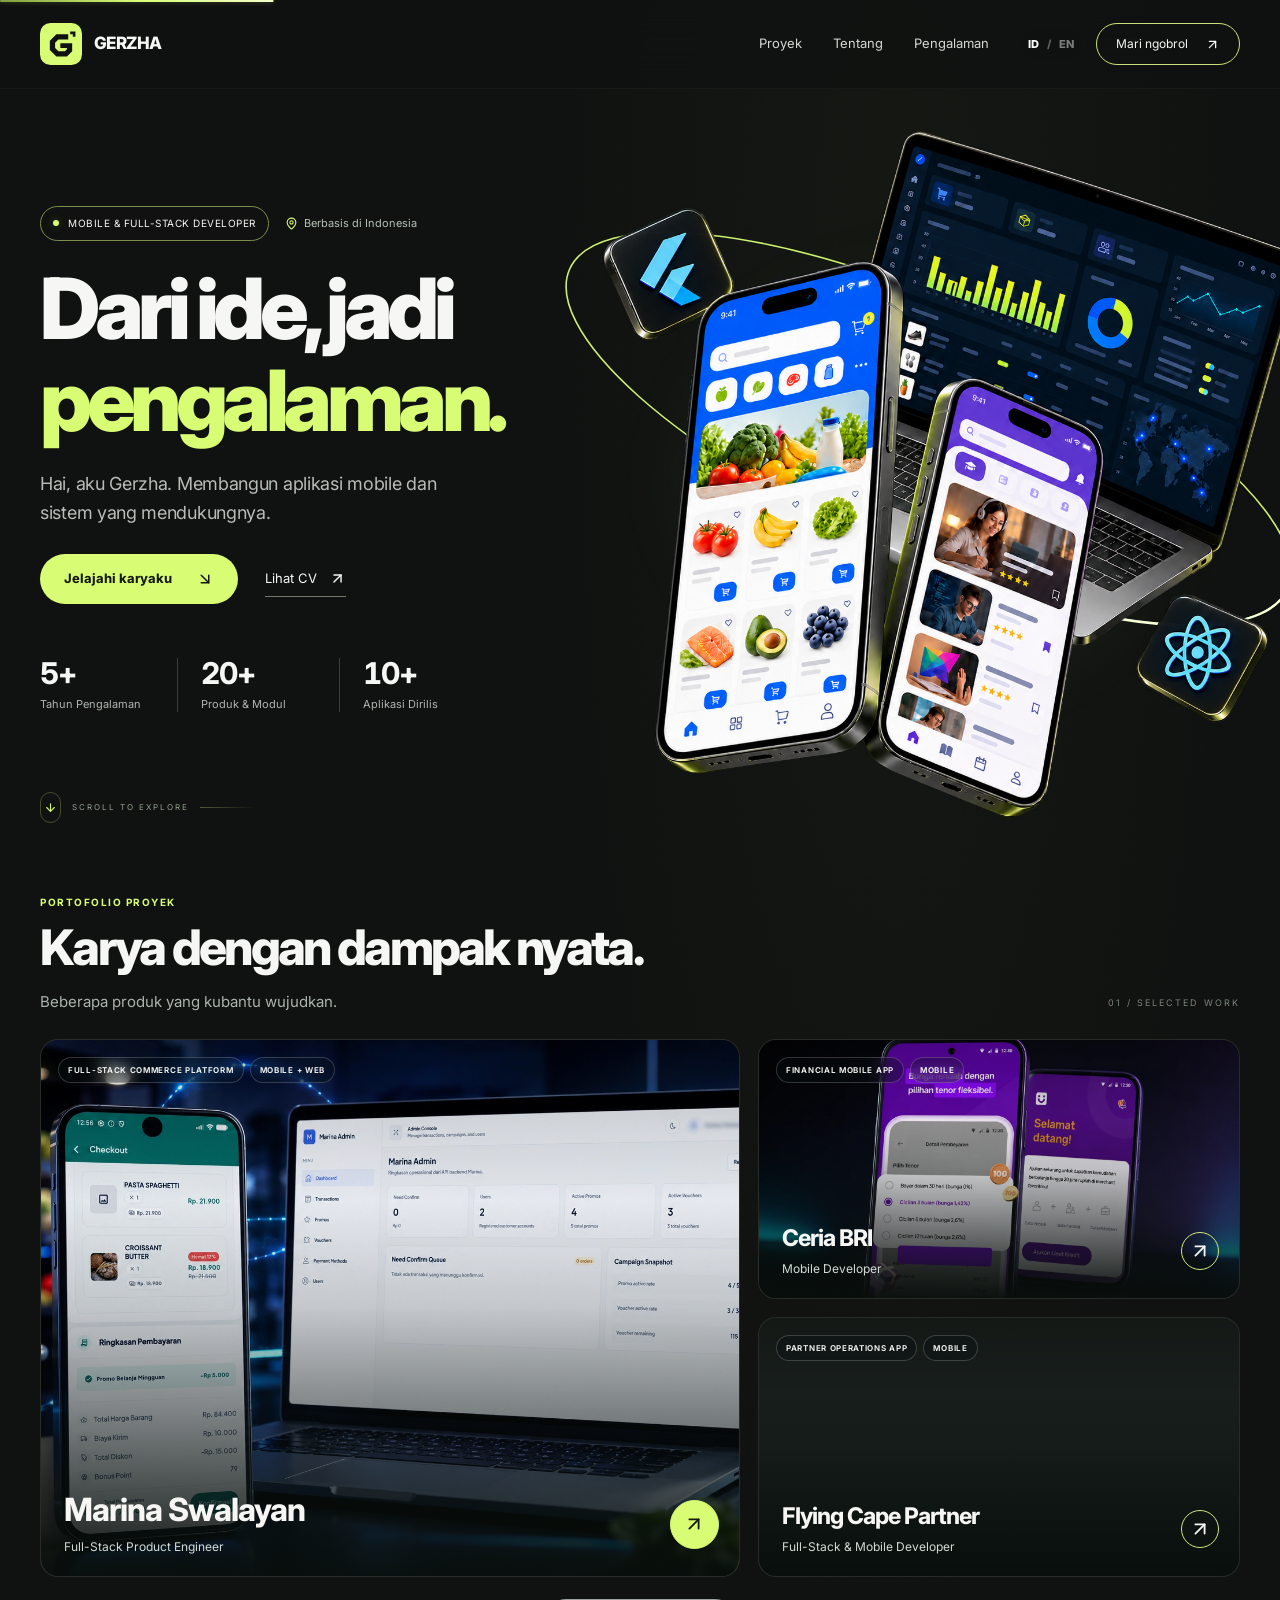
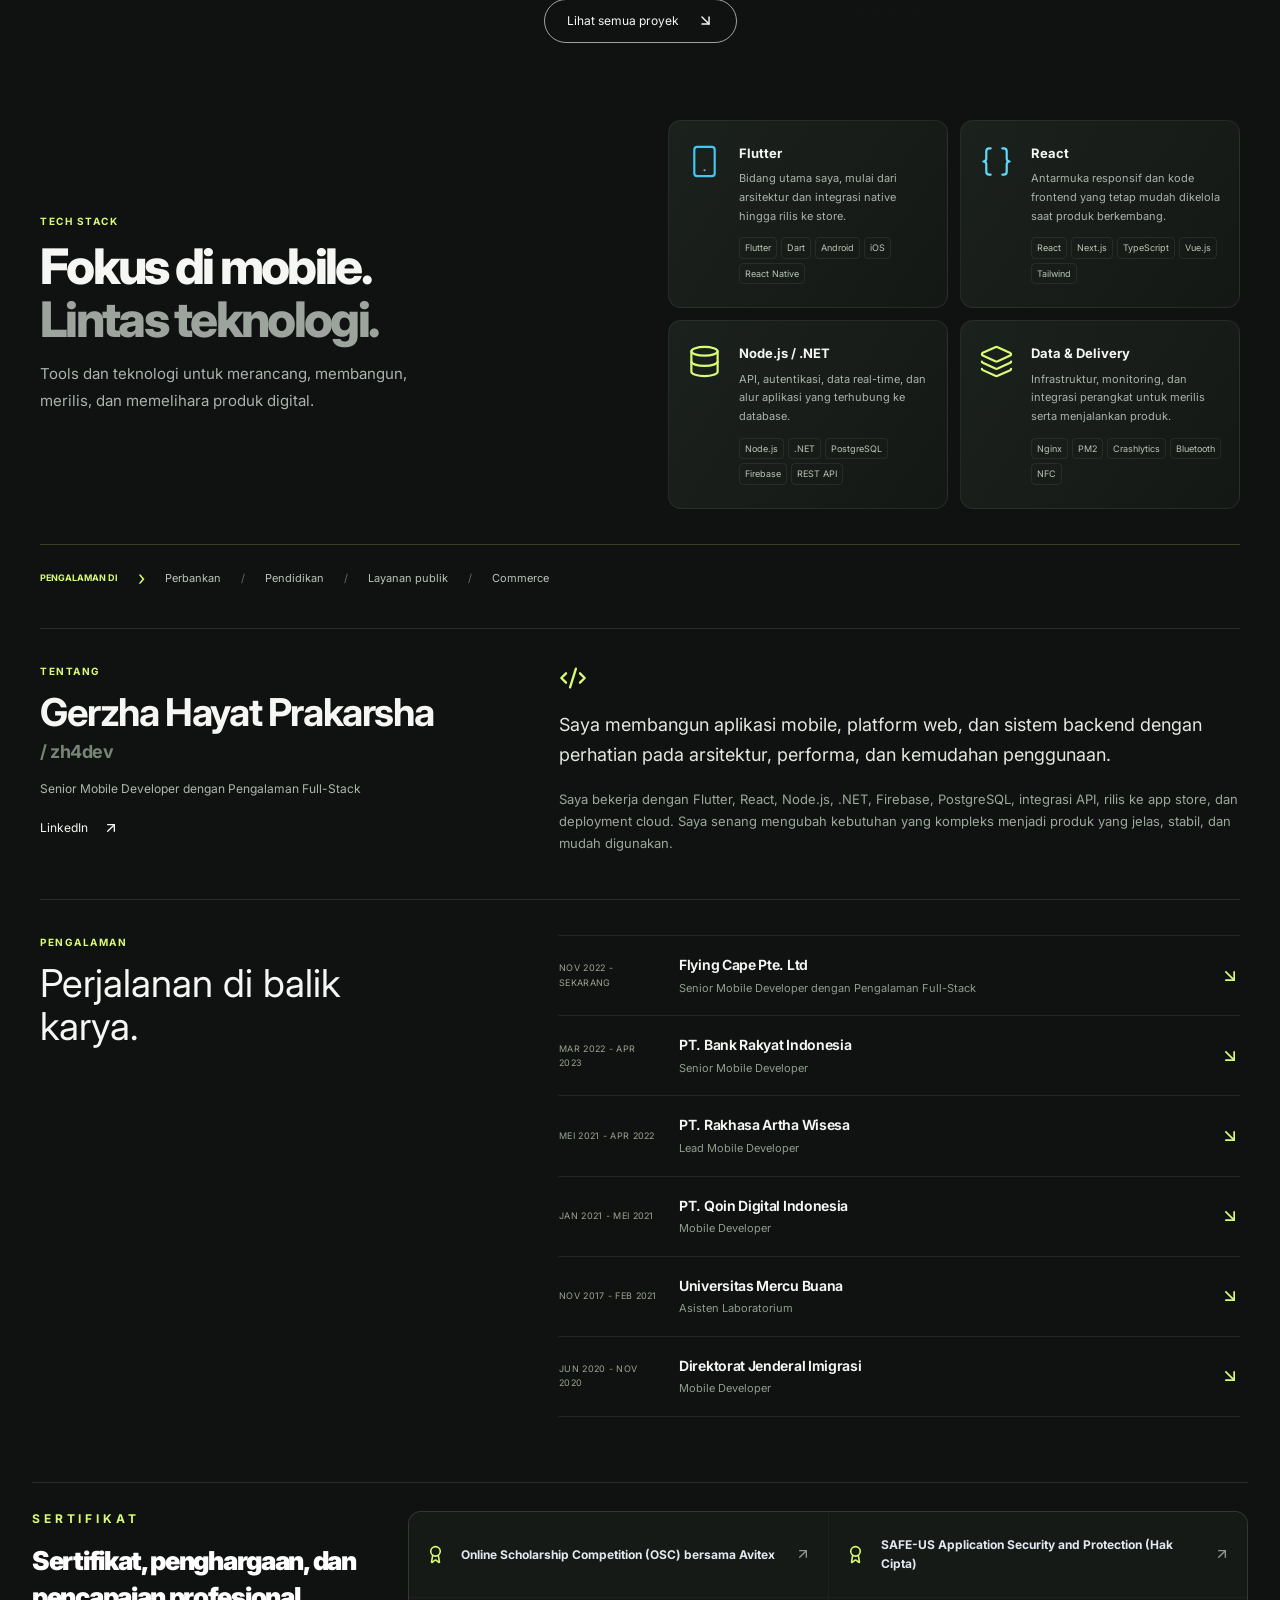
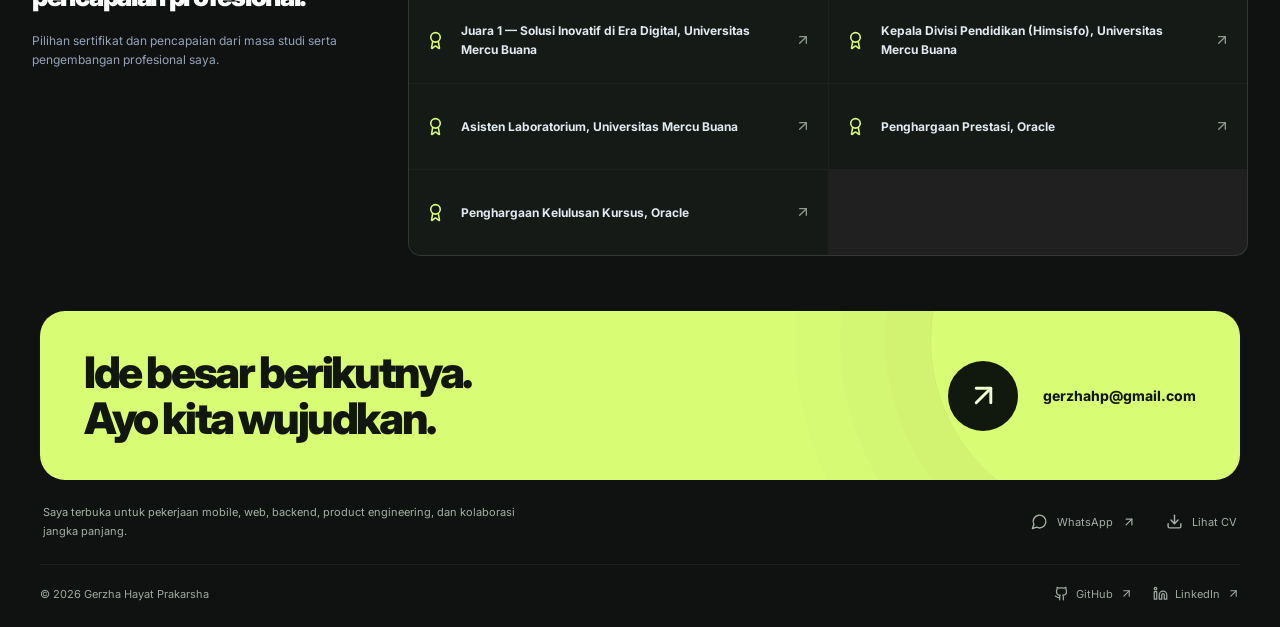
<file: id/index.html>
<!doctype html>
<html lang="id">
  <head>
    <meta charset="UTF-8" />
    <link rel="preload" as="image" href="/images/hero-devices-clean.webp" fetchpriority="high" />
    <meta name="viewport" content="width=device-width, initial-scale=1.0" />
    <meta
      name="google-site-verification"
      content="cqW9TRuONcjYxt6XDhJJ5Ltdvopco-0c8Rv86EpbEQ4"
    />
    <link rel="icon" type="image/svg+xml" href="/favicon.svg" />
    <link rel="icon" type="image/png" sizes="32x32" href="/favicon-32.png" />
    <link rel="icon" type="image/png" sizes="16x16" href="/favicon-16.png" />
    <link rel="apple-touch-icon" sizes="180x180" href="/apple-touch-icon.png" />
    <link rel="manifest" href="/manifest.webmanifest" />
    <!-- seo:start -->
    <title>Gerzha Hayat Prakarsha | Developer Flutter &amp; Full-Stack</title>
    <meta name="description" content="Senior mobile dan full-stack developer di Indonesia. Jelajahi 5+ tahun karya Flutter, Android, iOS, React dan backend untuk perbankan, edukasi, dan commerce." />
    <meta name="author" content="Gerzha Hayat Prakarsha" />
    <meta name="robots" content="index, follow, max-image-preview:large" />
    <meta name="theme-color" content="#101211" />
    <meta name="application-name" content="Gerzha · zh4dev" />
    <meta property="og:title" content="Gerzha Hayat Prakarsha | Developer Flutter &amp; Full-Stack" />
    <meta property="og:description" content="Senior mobile dan full-stack developer di Indonesia. Jelajahi 5+ tahun karya Flutter, Android, iOS, React dan backend untuk perbankan, edukasi, dan commerce." />
    <meta property="og:type" content="website" />
    <meta property="og:url" content="https://zh4dev.github.io/id/" />
    <meta property="og:site_name" content="Gerzha · zh4dev" />
    <meta property="og:image" content="https://zh4dev.github.io/images/og-gerzha.png" />
    <meta property="og:image:type" content="image/png" />
    <meta property="og:image:width" content="1200" />
    <meta property="og:image:height" content="630" />
    <meta property="og:image:alt" content="Portofolio Gerzha Hayat Prakarsha — Mobile dan Full-Stack Developer. Flutter, React, Node.js dan .NET." />
    <meta property="og:locale" content="id_ID" />
    <meta property="og:locale:alternate" content="en_US" />
    <meta name="twitter:card" content="summary_large_image" />
    <meta name="twitter:title" content="Gerzha Hayat Prakarsha | Developer Flutter &amp; Full-Stack" />
    <meta name="twitter:description" content="Senior mobile dan full-stack developer di Indonesia. Jelajahi 5+ tahun karya Flutter, Android, iOS, React dan backend untuk perbankan, edukasi, dan commerce." />
    <meta name="twitter:image" content="https://zh4dev.github.io/images/og-gerzha.png" />
    <meta name="twitter:image:alt" content="Portofolio Gerzha Hayat Prakarsha — Mobile dan Full-Stack Developer. Flutter, React, Node.js dan .NET." />
    <link rel="canonical" href="https://zh4dev.github.io/id/" />
    <link rel="alternate" hreflang="en" href="https://zh4dev.github.io/" />
    <link rel="alternate" hreflang="id" href="https://zh4dev.github.io/id/" />
    <link rel="alternate" hreflang="x-default" href="https://zh4dev.github.io/" />
    <script id="person-schema" type="application/ld+json">{"@context":"https://schema.org","@graph":[{"@type":"Person","@id":"https://zh4dev.github.io/#person","name":"Gerzha Hayat Prakarsha","alternateName":["Gerzha","zh4dev"],"url":"https://zh4dev.github.io/","jobTitle":"Senior Mobile Developer dengan Pengalaman Full-Stack","email":"gerzhahp@gmail.com","address":{"@type":"PostalAddress","addressLocality":"Tangerang","addressCountry":"ID"},"sameAs":["https://github.com/zh4dev","https://www.linkedin.com/in/gerzha-hayat-prakarsha-09974899/"],"knowsAbout":["Flutter","Dart","Android","iOS","React","Node.js",".NET","PostgreSQL","Firebase","Mobile App Development","Full-Stack Development"],"description":"Senior mobile dan full-stack developer di Indonesia. Jelajahi 5+ tahun karya Flutter, Android, iOS, React dan backend untuk perbankan, edukasi, dan commerce."},{"@type":"WebSite","@id":"https://zh4dev.github.io/#website","url":"https://zh4dev.github.io/","name":"Gerzha · zh4dev","alternateName":"zh4dev","inLanguage":["en","id"],"publisher":{"@id":"https://zh4dev.github.io/#person"}},{"@type":"ProfilePage","@id":"https://zh4dev.github.io/id/#profile","url":"https://zh4dev.github.io/id/","name":"Gerzha Hayat Prakarsha | Developer Flutter & Full-Stack","description":"Senior mobile dan full-stack developer di Indonesia. Jelajahi 5+ tahun karya Flutter, Android, iOS, React dan backend untuk perbankan, edukasi, dan commerce.","inLanguage":"id","isPartOf":{"@id":"https://zh4dev.github.io/#website"},"mainEntity":{"@id":"https://zh4dev.github.io/#person"},"primaryImageOfPage":{"@type":"ImageObject","url":"https://zh4dev.github.io/images/og-gerzha.png","width":1200,"height":630},"hasPart":{"@id":"https://zh4dev.github.io/id/#featured-projects"}},{"@type":"ItemList","@id":"https://zh4dev.github.io/id/#featured-projects","name":"Proyek Unggulan Gerzha","numberOfItems":3,"itemListElement":[{"@type":"ListItem","position":1,"item":{"@type":"CreativeWork","name":"Marina Swalayan","description":"Ekosistem commerce end-to-end yang terdiri dari aplikasi pelanggan Flutter, dashboard admin React, dan backend Node.js untuk pencarian produk, resep, belanja berbasis cabang, checkout, manajemen pesanan, dan engagement pelanggan.","image":"https://zh4dev.github.io/images/projects/marina-swalayan.webp","contributor":{"@id":"https://zh4dev.github.io/#person"},"keywords":"Flutter, Dart, React, TypeScript, Node.js, Express, PostgreSQL, Prisma, Redis, NetSuite, Firebase Messaging, JWT & RBAC"}},{"@type":"ListItem","position":2,"item":{"@type":"CreativeWork","name":"Ceria BRI","description":"Pinjaman digital dari Bank BRI untuk Android & iOS.","image":"https://zh4dev.github.io/images/projects/ceria-bri.webp","contributor":{"@id":"https://zh4dev.github.io/#person"},"keywords":"Flutter, Android Native, Face Recognition"}},{"@type":"ListItem","position":3,"item":{"@type":"CreativeWork","name":"Flying Cape Partner","description":"Aplikasi operasional dan manajemen partner untuk educator/merchant di Singapura.","image":"https://zh4dev.github.io/images/projects/flying-cape-partner.webp","contributor":{"@id":"https://zh4dev.github.io/#person"},"keywords":"Flutter, Android (Java), C++ (NDK), SDK/Hardware Integration"}}]}]}</script>
    <!-- seo:end -->
    <link rel="preconnect" href="https://fonts.googleapis.com" />
    <link rel="preconnect" href="https://fonts.gstatic.com" crossorigin />
    <link
      href="https://fonts.googleapis.com/css2?family=Inter:wght@400;500;600;700;800;900&display=swap"
      rel="stylesheet"
    />
    <script type="module" crossorigin src="/assets/index-DTi1ugHr.js"></script>
    <link rel="stylesheet" crossorigin href="/assets/index-CC4Vdew8.css">
  </head>
  <body>
    <noscript><style>.scroll-reveal,.electric-project,.hero-art,.hero-pill,.hero-intro,.hero-actions,.hero-stats,.headline-first,.hero-glyph,[style*="opacity:0"]{opacity:1!important;transform:none!important}.hero-device-float,.hero-orbit span{animation:none!important}</style></noscript>
    <div id="root"><main class="electric-site"><a href="#projects" class="skip-link">Langsung ke konten</a><div class="electric-background" aria-hidden="true"></div><div class="scroll-progress" aria-hidden="true" style="transform:scaleX(0)"></div><header class="electric-nav"><nav class="section-shell nav-inner" aria-label="Navigasi utama"><a href="#home" class="brand" aria-label="Logo Gerzha Hayat Prakarsha"><img class="brand-mark" src="/brand/logo-mark.svg" width="42" height="42" alt=""/>GERZHA</a><div class="desktop-links"><a href="#projects">Proyek</a><a href="#about">Tentang</a><a href="#experience">Pengalaman</a></div><div class="nav-tools"><button class="group inline-flex items-center gap-2 rounded-full border border-white/10 bg-white/[0.06] font-extrabold text-white backdrop-blur-xl transition hover:-translate-y-0.5 hover:border-cyan-300/35 hover:bg-cyan-300/10 px-3 py-2 text-xs" aria-label="Bahasa" type="button"><svg xmlns="http://www.w3.org/2000/svg" width="16" height="16" viewBox="0 0 24 24" fill="none" stroke="currentColor" stroke-width="2" stroke-linecap="round" stroke-linejoin="round" class="lucide lucide-languages text-cyan-200"><path d="m5 8 6 6"></path><path d="m4 14 6-6 2-3"></path><path d="M2 5h12"></path><path d="M7 2h1"></path><path d="m22 22-5-10-5 10"></path><path d="M14 18h6"></path></svg><span>ID</span><span class="text-white/35">/</span><span class="text-white/45">EN</span></button><a class="nav-talk" href="#contact">Mari ngobrol<svg xmlns="http://www.w3.org/2000/svg" width="15" height="15" viewBox="0 0 24 24" fill="none" stroke="currentColor" stroke-width="2" stroke-linecap="round" stroke-linejoin="round" class="lucide lucide-arrow-up-right"><path d="M7 7h10v10"></path><path d="M7 17 17 7"></path></svg></a><button type="button" class="menu-toggle" aria-label="Buka atau tutup menu navigasi" aria-expanded="false" aria-controls="mobile-navigation"><svg xmlns="http://www.w3.org/2000/svg" width="21" height="21" viewBox="0 0 24 24" fill="none" stroke="currentColor" stroke-width="2" stroke-linecap="round" stroke-linejoin="round" class="lucide lucide-menu"><line x1="4" x2="20" y1="12" y2="12"></line><line x1="4" x2="20" y1="6" y2="6"></line><line x1="4" x2="20" y1="18" y2="18"></line></svg></button></div></nav></header><section id="home" class="electric-hero section-shell" data-motion-active="false"><div class="hero-layout"><div class="hero-copy"><div class="hero-meta" style="opacity:0;transform:translateY(20px)"><p class="hero-pill"><span></span>Mobile &amp; Full-Stack Developer</p><span class="hero-location"><svg xmlns="http://www.w3.org/2000/svg" width="13" height="13" viewBox="0 0 24 24" fill="none" stroke="currentColor" stroke-width="2" stroke-linecap="round" stroke-linejoin="round" class="lucide lucide-map-pin" aria-hidden="true"><path d="M20 10c0 4.993-5.539 10.193-7.399 11.799a1 1 0 0 1-1.202 0C9.539 20.193 4 14.993 4 10a8 8 0 0 1 16 0"></path><circle cx="12" cy="10" r="3"></circle></svg>Berbasis di Indonesia</span></div><h1 aria-label="Dari ide, jadi pengalaman."><span class="hero-line" aria-hidden="true"><span class="headline-first" style="transform:translateY(110%)">Dari ide, jadi</span></span><span class="hero-line headline-accent" aria-hidden="true"><span class="hero-glyph" style="opacity:0;transform:translateY(115%) rotateX(-60deg)">p</span><span class="hero-glyph" style="opacity:0;transform:translateY(115%) rotateX(-60deg)">e</span><span class="hero-glyph" style="opacity:0;transform:translateY(115%) rotateX(-60deg)">n</span><span class="hero-glyph" style="opacity:0;transform:translateY(115%) rotateX(-60deg)">g</span><span class="hero-glyph" style="opacity:0;transform:translateY(115%) rotateX(-60deg)">a</span><span class="hero-glyph" style="opacity:0;transform:translateY(115%) rotateX(-60deg)">l</span><span class="hero-glyph" style="opacity:0;transform:translateY(115%) rotateX(-60deg)">a</span><span class="hero-glyph" style="opacity:0;transform:translateY(115%) rotateX(-60deg)">m</span><span class="hero-glyph" style="opacity:0;transform:translateY(115%) rotateX(-60deg)">a</span><span class="hero-glyph" style="opacity:0;transform:translateY(115%) rotateX(-60deg)">n</span><span class="hero-glyph" style="opacity:0;transform:translateY(115%) rotateX(-60deg)">.</span></span></h1><p class="hero-intro" style="opacity:0;transform:translateY(20px)">Hai, aku Gerzha. Membangun aplikasi mobile dan sistem yang mendukungnya.</p><div class="hero-actions" style="opacity:0;transform:translateY(20px)"><a href="#projects" class="magnetic-link electric-button"><span class="magnetic-content" style="transform:none">Jelajahi karyaku<svg xmlns="http://www.w3.org/2000/svg" width="18" height="18" viewBox="0 0 24 24" fill="none" stroke="currentColor" stroke-width="2" stroke-linecap="round" stroke-linejoin="round" class="lucide lucide-arrow-down-right"><path d="m7 7 10 10"></path><path d="M17 7v10H7"></path></svg></span></a><a class="text-link" href="https://drive.google.com/drive/folders/1iOYUynPkEx2cttuSBtWCVGIH7tBAg8EK" target="_blank" rel="noreferrer">Lihat CV<svg xmlns="http://www.w3.org/2000/svg" width="17" height="17" viewBox="0 0 24 24" fill="none" stroke="currentColor" stroke-width="2" stroke-linecap="round" stroke-linejoin="round" class="lucide lucide-arrow-up-right"><path d="M7 7h10v10"></path><path d="M7 17 17 7"></path></svg></a></div><div class="hero-stats" style="opacity:0;transform:translateY(20px)"><div><strong aria-label="5+" class="stat-number">5+</strong><span>Tahun Pengalaman</span></div><div><strong aria-label="20+" class="stat-number">20+</strong><span>Produk &amp; Modul</span></div><div><strong aria-label="10+" class="stat-number">10+</strong><span>Aplikasi Dirilis</span></div></div></div><div class="hero-art" style="opacity:0;transform:translateX(35px)"><div class="hero-art-glow" aria-hidden="true"></div><div class="hero-dot-grid" aria-hidden="true"></div><div class="hero-sparks" aria-hidden="true"><i style="--spark-index:0;left:12%;top:12%"></i><i style="--spark-index:1;left:31%;top:43%"></i><i style="--spark-index:2;left:50%;top:74%"></i><i style="--spark-index:3;left:69%;top:33%"></i><i style="--spark-index:4;left:88%;top:64%"></i><i style="--spark-index:5;left:29%;top:23%"></i><i style="--spark-index:6;left:48%;top:54%"></i><i style="--spark-index:7;left:67%;top:13%"></i><i style="--spark-index:8;left:86%;top:44%"></i></div><div class="hero-device-tilt" style="transform:perspective(1000px)"><div class="hero-device-float"><svg class="hero-vector-orbit" viewBox="0 0 1315 1197" fill="none" aria-hidden="true" focusable="false" shape-rendering="geometricPrecision"><g transform="rotate(24 657 520)"><ellipse class="orbit-rail" cx="657" cy="520" rx="680" ry="216" stroke="#D9FC75" stroke-width="1.6" vector-effect="non-scaling-stroke"></ellipse><ellipse class="orbit-tracer" cx="657" cy="520" rx="680" ry="216" pathLength="100" stroke="#F4FFD5" stroke-width="2.4" stroke-linecap="round" stroke-dasharray="9 91" vector-effect="non-scaling-stroke"></ellipse></g></svg><img src="/images/hero-devices-clean.webp" width="1315" height="1197" loading="eager" alt=""/><span class="hero-device-flare" aria-hidden="true"></span></div></div></div></div><a href="#projects" class="hero-scroll-cue" aria-label="Jelajahi karyaku" style="opacity:0;transform:translateY(20px)"><span class="scroll-cue-track"><svg xmlns="http://www.w3.org/2000/svg" width="13" height="13" viewBox="0 0 24 24" fill="none" stroke="currentColor" stroke-width="2" stroke-linecap="round" stroke-linejoin="round" class="lucide lucide-arrow-down"><path d="M12 5v14"></path><path d="m19 12-7 7-7-7"></path></svg></span><span>SCROLL TO EXPLORE</span><span class="scroll-cue-line"></span></a></section><section id="projects" class="electric-work section-shell"><div class="scroll-reveal" style="opacity:0;transform:translateY(35px)"><div class="work-heading"><div><p class="section-eyebrow">Portofolio Proyek</p><h2>Karya dengan dampak nyata.</h2><p class="section-description">Beberapa produk yang kubantu wujudkan.</p></div><span class="section-index" aria-hidden="true">01 / SELECTED WORK</span></div></div><div class="electric-project-grid "><article class="electric-project electric-project-featured" style="opacity:0;transform:perspective(1100px) translateY(45px) scale(0.98)"><button type="button" class="project-open" aria-label="Lihat Kontribusi: Marina Swalayan"><img src="/images/projects/marina-swalayan.webp" alt="" loading="lazy" decoding="async" width="1200" height="750"/><div class="project-shade"></div><div class="project-pills"><span>Full-Stack Commerce Platform</span><span>Mobile + Web</span></div><div class="project-info"><div><h3>Marina Swalayan</h3><p>Full-Stack Product Engineer</p></div><span class="project-arrow"><svg xmlns="http://www.w3.org/2000/svg" width="22" height="22" viewBox="0 0 24 24" fill="none" stroke="currentColor" stroke-width="2" stroke-linecap="round" stroke-linejoin="round" class="lucide lucide-arrow-up-right"><path d="M7 7h10v10"></path><path d="M7 17 17 7"></path></svg></span></div></button></article><article class="electric-project " style="opacity:0;transform:perspective(1100px) translateY(45px) scale(0.98)"><button type="button" class="project-open" aria-label="Lihat Kontribusi: Ceria BRI"><img src="/images/projects/ceria-bri.webp" alt="" loading="lazy" decoding="async" width="1200" height="750"/><div class="project-shade"></div><div class="project-pills"><span>Financial Mobile App</span><span>Mobile</span></div><div class="project-info"><div><h3>Ceria BRI</h3><p>Mobile Developer</p></div><span class="project-arrow"><svg xmlns="http://www.w3.org/2000/svg" width="22" height="22" viewBox="0 0 24 24" fill="none" stroke="currentColor" stroke-width="2" stroke-linecap="round" stroke-linejoin="round" class="lucide lucide-arrow-up-right"><path d="M7 7h10v10"></path><path d="M7 17 17 7"></path></svg></span></div></button></article><article class="electric-project " style="opacity:0;transform:perspective(1100px) translateY(45px) scale(0.98)"><button type="button" class="project-open" aria-label="Lihat Kontribusi: Flying Cape Partner"><img src="/images/projects/flying-cape-partner.webp" alt="" loading="lazy" decoding="async" width="1200" height="750"/><div class="project-shade"></div><div class="project-pills"><span>Partner Operations App</span><span>Mobile</span></div><div class="project-info"><div><h3>Flying Cape Partner</h3><p>Full-Stack &amp; Mobile Developer</p></div><span class="project-arrow"><svg xmlns="http://www.w3.org/2000/svg" width="22" height="22" viewBox="0 0 24 24" fill="none" stroke="currentColor" stroke-width="2" stroke-linecap="round" stroke-linejoin="round" class="lucide lucide-arrow-up-right"><path d="M7 7h10v10"></path><path d="M7 17 17 7"></path></svg></span></div></button></article></div><div class="project-more"><button type="button" class="outline-button" aria-expanded="false">Lihat semua proyek<svg xmlns="http://www.w3.org/2000/svg" width="17" height="17" viewBox="0 0 24 24" fill="none" stroke="currentColor" stroke-width="2" stroke-linecap="round" stroke-linejoin="round" class="lucide lucide-arrow-down-right"><path d="m7 7 10 10"></path><path d="M17 7v10H7"></path></svg></button></div></section><div class="scroll-reveal" style="opacity:0;transform:translateY(35px)"><section id="skills" class="electric-skills section-shell"><div class="skills-layout"><div><p class="section-eyebrow">Tech Stack</p><h2>Fokus di mobile.<br/><span>Lintas teknologi.</span></h2><p class="section-description">Tools dan teknologi untuk merancang, membangun, merilis, dan memelihara produk digital.</p></div><div class="skill-tiles"><article class="skill-tile"><svg xmlns="http://www.w3.org/2000/svg" width="35" height="35" viewBox="0 0 24 24" fill="none" stroke="currentColor" stroke-width="1.5" stroke-linecap="round" stroke-linejoin="round" class="lucide lucide-smartphone"><rect width="14" height="20" x="5" y="2" rx="2" ry="2"></rect><path d="M12 18h.01"></path></svg><div><h3>Flutter</h3><p>Bidang utama saya, mulai dari arsitektur dan integrasi native hingga rilis ke store.</p><div class="skill-tags"><span>Flutter</span><span>Dart</span><span>Android</span><span>iOS</span><span>React Native</span></div></div></article><article class="skill-tile"><svg xmlns="http://www.w3.org/2000/svg" width="35" height="35" viewBox="0 0 24 24" fill="none" stroke="currentColor" stroke-width="1.5" stroke-linecap="round" stroke-linejoin="round" class="lucide lucide-braces"><path d="M8 3H7a2 2 0 0 0-2 2v5a2 2 0 0 1-2 2 2 2 0 0 1 2 2v5c0 1.1.9 2 2 2h1"></path><path d="M16 21h1a2 2 0 0 0 2-2v-5c0-1.1.9-2 2-2a2 2 0 0 1-2-2V5a2 2 0 0 0-2-2h-1"></path></svg><div><h3>React</h3><p>Antarmuka responsif dan kode frontend yang tetap mudah dikelola saat produk berkembang.</p><div class="skill-tags"><span>React</span><span>Next.js</span><span>TypeScript</span><span>Vue.js</span><span>Tailwind</span></div></div></article><article class="skill-tile"><svg xmlns="http://www.w3.org/2000/svg" width="35" height="35" viewBox="0 0 24 24" fill="none" stroke="currentColor" stroke-width="1.5" stroke-linecap="round" stroke-linejoin="round" class="lucide lucide-database"><ellipse cx="12" cy="5" rx="9" ry="3"></ellipse><path d="M3 5V19A9 3 0 0 0 21 19V5"></path><path d="M3 12A9 3 0 0 0 21 12"></path></svg><div><h3>Node.js / .NET</h3><p>API, autentikasi, data real-time, dan alur aplikasi yang terhubung ke database.</p><div class="skill-tags"><span>Node.js</span><span>.NET</span><span>PostgreSQL</span><span>Firebase</span><span>REST API</span></div></div></article><article class="skill-tile"><svg xmlns="http://www.w3.org/2000/svg" width="35" height="35" viewBox="0 0 24 24" fill="none" stroke="currentColor" stroke-width="1.5" stroke-linecap="round" stroke-linejoin="round" class="lucide lucide-layers"><path d="M12.83 2.18a2 2 0 0 0-1.66 0L2.6 6.08a1 1 0 0 0 0 1.83l8.58 3.91a2 2 0 0 0 1.66 0l8.58-3.9a1 1 0 0 0 0-1.83z"></path><path d="M2 12a1 1 0 0 0 .58.91l8.6 3.91a2 2 0 0 0 1.65 0l8.58-3.9A1 1 0 0 0 22 12"></path><path d="M2 17a1 1 0 0 0 .58.91l8.6 3.91a2 2 0 0 0 1.65 0l8.58-3.9A1 1 0 0 0 22 17"></path></svg><div><h3>Data &amp; Delivery</h3><p>Infrastruktur, monitoring, dan integrasi perangkat untuk merilis serta menjalankan produk.</p><div class="skill-tags"><span>Nginx</span><span>PM2</span><span>Crashlytics</span><span>Bluetooth</span><span>NFC</span></div></div></article></div></div><div class="industry-strip"><span>Pengalaman di<span aria-hidden="true">›</span></span><span>Perbankan</span><span>Pendidikan</span><span>Layanan publik</span><span>Commerce</span></div></section></div><div class="scroll-reveal" style="opacity:0;transform:translateY(35px)"><section id="about" class="electric-about section-shell"><div class="about-heading"><p class="section-eyebrow">Tentang</p><h2>Gerzha Hayat Prakarsha<span> / zh4dev</span></h2><p>Senior Mobile Developer dengan Pengalaman Full-Stack</p><a href="https://www.linkedin.com/in/gerzha-hayat-prakarsha-09974899/" target="_blank" rel="noreferrer">LinkedIn<svg xmlns="http://www.w3.org/2000/svg" width="16" height="16" viewBox="0 0 24 24" fill="none" stroke="currentColor" stroke-width="2" stroke-linecap="round" stroke-linejoin="round" class="lucide lucide-arrow-up-right"><path d="M7 7h10v10"></path><path d="M7 17 17 7"></path></svg></a></div><div class="about-body"><svg xmlns="http://www.w3.org/2000/svg" width="28" height="28" viewBox="0 0 24 24" fill="none" stroke="currentColor" stroke-width="2" stroke-linecap="round" stroke-linejoin="round" class="lucide lucide-code-xml"><path d="m18 16 4-4-4-4"></path><path d="m6 8-4 4 4 4"></path><path d="m14.5 4-5 16"></path></svg><p>Saya membangun aplikasi mobile, platform web, dan sistem backend dengan perhatian pada arsitektur, performa, dan kemudahan penggunaan.</p><p>Saya bekerja dengan Flutter, React, Node.js, .NET, Firebase, PostgreSQL, integrasi API, rilis ke app store, dan deployment cloud. Saya senang mengubah kebutuhan yang kompleks menjadi produk yang jelas, stabil, dan mudah digunakan.</p></div></section></div><div class="scroll-reveal" style="opacity:0;transform:translateY(35px)"><section id="experience" class="electric-experience section-shell"><div class="career-heading"><p class="section-eyebrow">Pengalaman</p><h2>Perjalanan di balik karya.</h2></div><div class="career-rows"><details class="career-row"><summary><span class="career-date">Nov 2022 - Sekarang</span><span class="career-name"><strong>Flying Cape Pte. Ltd</strong><span>Senior Mobile Developer dengan Pengalaman Full-Stack</span></span><svg xmlns="http://www.w3.org/2000/svg" width="20" height="20" viewBox="0 0 24 24" fill="none" stroke="currentColor" stroke-width="2" stroke-linecap="round" stroke-linejoin="round" class="lucide lucide-arrow-down-right career-chevron"><path d="m7 7 10 10"></path><path d="M17 7v10H7"></path></svg></summary><div class="career-detail"><p class="career-meta">Penuh Waktu<!-- --> · <!-- -->Singapore</p><ul><li>Membangun dan memelihara aplikasi Flutter untuk Android dan iOS yang digunakan oleh pengajar, orang tua, dan mitra di beberapa negara.</li><li>Mengembangkan aplikasi web responsif dengan React.js dan Next.js serta meningkatkan kemudahan penggunaan dan waktu muat halaman.</li><li>Merancang dan memelihara RESTful API dengan .NET yang terhubung ke database dan layanan pendukung.</li><li>Meningkatkan performa, keamanan, dan kualitas antarmuka aplikasi Flutter di Android dan iOS.</li><li>Memigrasikan aplikasi lama ke Flutter, menyatukan codebase, dan menurunkan biaya pemeliharaan jangka panjang.</li><li>Menggunakan Firebase Crashlytics dan monitoring rutin untuk menurunkan tingkat crash secara signifikan serta meningkatkan stabilitas aplikasi.</li><li>Menghubungkan SDK printer label Niimbot melalui kode native Android (Java/C++) agar dapat digunakan dari Flutter.</li></ul><a href="https://www.linkedin.com/company/flying-cape-technologies/mycompany/" target="_blank" rel="noreferrer">LinkedIn<svg xmlns="http://www.w3.org/2000/svg" width="14" height="14" viewBox="0 0 24 24" fill="none" stroke="currentColor" stroke-width="2" stroke-linecap="round" stroke-linejoin="round" class="lucide lucide-arrow-up-right"><path d="M7 7h10v10"></path><path d="M7 17 17 7"></path></svg></a></div></details><details class="career-row"><summary><span class="career-date">Mar 2022 - Apr 2023</span><span class="career-name"><strong>PT. Bank Rakyat Indonesia</strong><span>Senior Mobile Developer</span></span><svg xmlns="http://www.w3.org/2000/svg" width="20" height="20" viewBox="0 0 24 24" fill="none" stroke="currentColor" stroke-width="2" stroke-linecap="round" stroke-linejoin="round" class="lucide lucide-arrow-down-right career-chevron"><path d="m7 7 10 10"></path><path d="M17 7v10H7"></path></svg></summary><div class="career-detail"><p class="career-meta">Penuh Waktu<!-- --> · <!-- -->Indonesia</p><ul><li>Mengembangkan dan memelihara BRI Ceria, aplikasi pinjaman digital yang digunakan oleh nasabah BRI dalam skala perbankan.</li><li>Memindahkan modul native Android yang ditulis dengan Java ke Flutter agar pengembangan fitur lintas platform lebih cepat.</li><li>Menerapkan alur yang aman untuk autentikasi, pengajuan pinjaman, pembayaran, dan notifikasi.</li><li>Mengintegrasikan liveness detection untuk verifikasi wajah dan analytics guna mendukung pencegahan fraud serta kepercayaan pengguna.</li><li>Meningkatkan performa dan keandalan aplikasi melalui optimasi terarah dan monitoring rutin.</li></ul><a href="https://www.linkedin.com/company/pt-bank-rakyat-indonesia-persero-tbk/" target="_blank" rel="noreferrer">LinkedIn<svg xmlns="http://www.w3.org/2000/svg" width="14" height="14" viewBox="0 0 24 24" fill="none" stroke="currentColor" stroke-width="2" stroke-linecap="round" stroke-linejoin="round" class="lucide lucide-arrow-up-right"><path d="M7 7h10v10"></path><path d="M7 17 17 7"></path></svg></a></div></details><details class="career-row"><summary><span class="career-date">Mei 2021 - Apr 2022</span><span class="career-name"><strong>PT. Rakhasa Artha Wisesa</strong><span>Lead Mobile Developer</span></span><svg xmlns="http://www.w3.org/2000/svg" width="20" height="20" viewBox="0 0 24 24" fill="none" stroke="currentColor" stroke-width="2" stroke-linecap="round" stroke-linejoin="round" class="lucide lucide-arrow-down-right career-chevron"><path d="m7 7 10 10"></path><path d="M17 7v10H7"></path></svg></summary><div class="career-detail"><p class="career-meta">Penuh Waktu<!-- --> · <!-- -->Indonesia</p><ul><li>Memimpin migrasi dari React Native ke Flutter untuk memperbaiki performa dan efisiensi pengembangan.</li><li>Menentukan arsitektur state management dan standar pengembangan untuk tim mobile.</li><li>Membimbing developer, mendelegasikan tugas, dan menyelaraskan milestone mingguan dengan project manager.</li><li>Merilis aplikasi mobile yang aman untuk Android dan iOS.</li></ul><a href="https://www.linkedin.com/company/rakhasa/" target="_blank" rel="noreferrer">LinkedIn<svg xmlns="http://www.w3.org/2000/svg" width="14" height="14" viewBox="0 0 24 24" fill="none" stroke="currentColor" stroke-width="2" stroke-linecap="round" stroke-linejoin="round" class="lucide lucide-arrow-up-right"><path d="M7 7h10v10"></path><path d="M7 17 17 7"></path></svg></a></div></details><details class="career-row"><summary><span class="career-date">Jan 2021 - Mei 2021</span><span class="career-name"><strong>PT. Qoin Digital Indonesia</strong><span>Mobile Developer</span></span><svg xmlns="http://www.w3.org/2000/svg" width="20" height="20" viewBox="0 0 24 24" fill="none" stroke="currentColor" stroke-width="2" stroke-linecap="round" stroke-linejoin="round" class="lucide lucide-arrow-down-right career-chevron"><path d="m7 7 10 10"></path><path d="M17 7v10H7"></path></svg></summary><div class="career-detail"><p class="career-meta">Penuh Waktu<!-- --> · <!-- -->Indonesia</p><ul><li>Membangun dan memelihara aplikasi mobile dengan Flutter.</li><li>Mengerjakan peningkatan performa, keamanan, dan kesiapan rilis.</li></ul><a href="https://www.linkedin.com/company/pt-qoin-digital-indonesia/" target="_blank" rel="noreferrer">LinkedIn<svg xmlns="http://www.w3.org/2000/svg" width="14" height="14" viewBox="0 0 24 24" fill="none" stroke="currentColor" stroke-width="2" stroke-linecap="round" stroke-linejoin="round" class="lucide lucide-arrow-up-right"><path d="M7 7h10v10"></path><path d="M7 17 17 7"></path></svg></a></div></details><details class="career-row"><summary><span class="career-date">Nov 2017 - Feb 2021</span><span class="career-name"><strong>Universitas Mercu Buana</strong><span>Asisten Laboratorium</span></span><svg xmlns="http://www.w3.org/2000/svg" width="20" height="20" viewBox="0 0 24 24" fill="none" stroke="currentColor" stroke-width="2" stroke-linecap="round" stroke-linejoin="round" class="lucide lucide-arrow-down-right career-chevron"><path d="m7 7 10 10"></path><path d="M17 7v10H7"></path></svg></summary><div class="career-detail"><p class="career-meta">Paruh Waktu<!-- --> · <!-- -->Indonesia</p><ul><li>Menangani instalasi, monitoring, dan pemeliharaan laboratorium komputer agar sistem tetap stabil dan tersedia.</li><li>Memberikan dukungan teknis kepada dosen dan mahasiswa selama sesi praktikum.</li><li>Mendokumentasikan pekerjaan pemeliharaan bulanan dan melaporkan performa sistem.</li></ul><a href="https://www.linkedin.com/school/universitas-mercu-buana/" target="_blank" rel="noreferrer">LinkedIn<svg xmlns="http://www.w3.org/2000/svg" width="14" height="14" viewBox="0 0 24 24" fill="none" stroke="currentColor" stroke-width="2" stroke-linecap="round" stroke-linejoin="round" class="lucide lucide-arrow-up-right"><path d="M7 7h10v10"></path><path d="M7 17 17 7"></path></svg></a></div></details><details class="career-row"><summary><span class="career-date">Jun 2020 - Nov 2020</span><span class="career-name"><strong>Direktorat Jenderal Imigrasi</strong><span>Mobile Developer</span></span><svg xmlns="http://www.w3.org/2000/svg" width="20" height="20" viewBox="0 0 24 24" fill="none" stroke="currentColor" stroke-width="2" stroke-linecap="round" stroke-linejoin="round" class="lucide lucide-arrow-down-right career-chevron"><path d="m7 7 10 10"></path><path d="M17 7v10H7"></path></svg></summary><div class="career-detail"><p class="career-meta">Magang<!-- --> · <!-- -->Indonesia</p><ul><li>Mengembangkan aplikasi native Android dengan Java untuk mendukung kegiatan operasional internal.</li><li>Bekerja bersama stakeholder untuk memahami kebutuhan dan memperbaiki proses kerja sehari-hari melalui aplikasi.</li><li>Mempresentasikan aplikasi dan implementasi teknisnya kepada pejabat pemerintah serta pengambil keputusan.</li><li>Menyusun laporan progres mingguan yang mencakup milestone pengembangan dan status proyek.</li></ul><a href="https://www.linkedin.com/company/direktorat-jenderal-imigrasi-kemenkumham-ri/" target="_blank" rel="noreferrer">LinkedIn<svg xmlns="http://www.w3.org/2000/svg" width="14" height="14" viewBox="0 0 24 24" fill="none" stroke="currentColor" stroke-width="2" stroke-linecap="round" stroke-linejoin="round" class="lucide lucide-arrow-up-right"><path d="M7 7h10v10"></path><path d="M7 17 17 7"></path></svg></a></div></details></div></section></div><div class="scroll-reveal" style="opacity:0;transform:translateY(35px)"><section id="certificates" class="relative z-10 scroll-mt-24 px-5 py-20 lg:px-8"><div class="mx-auto grid max-w-7xl gap-10 border-t border-white/10 pt-14 lg:grid-cols-[.4fr_1fr]"><div><p class="text-xs font-bold uppercase tracking-[0.32em] text-cyan-200/75">Sertifikat</p><h2 class="mt-4 text-3xl font-black tracking-[-0.05em] text-white">Sertifikat, penghargaan, dan pencapaian profesional.</h2><p class="mt-4 text-sm leading-7 text-slate-400">Pilihan sertifikat dan pencapaian dari masa studi serta pengembangan profesional saya.</p></div><div class="grid gap-px overflow-hidden rounded-3xl border border-white/10 bg-white/10 md:grid-cols-2"><a href="https://drive.google.com/drive/folders/1-PVVU23akQLFFkKHvyJTDPesONqUDDzp" target="_blank" rel="noreferrer" class="group flex min-h-28 items-center gap-4 bg-[#091015]/95 p-5 transition hover:bg-white/[0.055]"><svg xmlns="http://www.w3.org/2000/svg" width="19" height="19" viewBox="0 0 24 24" fill="none" stroke="currentColor" stroke-width="2" stroke-linecap="round" stroke-linejoin="round" class="lucide lucide-award shrink-0 text-emerald-300"><path d="m15.477 12.89 1.515 8.526a.5.5 0 0 1-.81.47l-3.58-2.687a1 1 0 0 0-1.197 0l-3.586 2.686a.5.5 0 0 1-.81-.469l1.514-8.526"></path><circle cx="12" cy="8" r="6"></circle></svg><span class="flex-1 text-sm font-bold leading-6 text-slate-200">Online Scholarship Competition (OSC) bersama Avitex</span><svg xmlns="http://www.w3.org/2000/svg" width="16" height="16" viewBox="0 0 24 24" fill="none" stroke="currentColor" stroke-width="2" stroke-linecap="round" stroke-linejoin="round" class="lucide lucide-arrow-up-right shrink-0 text-slate-500 transition group-hover:-translate-y-0.5 group-hover:translate-x-0.5 group-hover:text-white"><path d="M7 7h10v10"></path><path d="M7 17 17 7"></path></svg></a><a href="https://drive.google.com/file/d/1fZ_hkvrj-GOVk0m-vC2UnK2K1dd1aVxU/view" target="_blank" rel="noreferrer" class="group flex min-h-28 items-center gap-4 bg-[#091015]/95 p-5 transition hover:bg-white/[0.055]"><svg xmlns="http://www.w3.org/2000/svg" width="19" height="19" viewBox="0 0 24 24" fill="none" stroke="currentColor" stroke-width="2" stroke-linecap="round" stroke-linejoin="round" class="lucide lucide-award shrink-0 text-emerald-300"><path d="m15.477 12.89 1.515 8.526a.5.5 0 0 1-.81.47l-3.58-2.687a1 1 0 0 0-1.197 0l-3.586 2.686a.5.5 0 0 1-.81-.469l1.514-8.526"></path><circle cx="12" cy="8" r="6"></circle></svg><span class="flex-1 text-sm font-bold leading-6 text-slate-200">SAFE-US Application Security and Protection (Hak Cipta)</span><svg xmlns="http://www.w3.org/2000/svg" width="16" height="16" viewBox="0 0 24 24" fill="none" stroke="currentColor" stroke-width="2" stroke-linecap="round" stroke-linejoin="round" class="lucide lucide-arrow-up-right shrink-0 text-slate-500 transition group-hover:-translate-y-0.5 group-hover:translate-x-0.5 group-hover:text-white"><path d="M7 7h10v10"></path><path d="M7 17 17 7"></path></svg></a><a href="https://drive.google.com/file/d/1r8ZIR3gJT6MRbZjowYRh3nb1MJochRTh/view" target="_blank" rel="noreferrer" class="group flex min-h-28 items-center gap-4 bg-[#091015]/95 p-5 transition hover:bg-white/[0.055]"><svg xmlns="http://www.w3.org/2000/svg" width="19" height="19" viewBox="0 0 24 24" fill="none" stroke="currentColor" stroke-width="2" stroke-linecap="round" stroke-linejoin="round" class="lucide lucide-award shrink-0 text-emerald-300"><path d="m15.477 12.89 1.515 8.526a.5.5 0 0 1-.81.47l-3.58-2.687a1 1 0 0 0-1.197 0l-3.586 2.686a.5.5 0 0 1-.81-.469l1.514-8.526"></path><circle cx="12" cy="8" r="6"></circle></svg><span class="flex-1 text-sm font-bold leading-6 text-slate-200">Juara 1 — Solusi Inovatif di Era Digital, Universitas Mercu Buana</span><svg xmlns="http://www.w3.org/2000/svg" width="16" height="16" viewBox="0 0 24 24" fill="none" stroke="currentColor" stroke-width="2" stroke-linecap="round" stroke-linejoin="round" class="lucide lucide-arrow-up-right shrink-0 text-slate-500 transition group-hover:-translate-y-0.5 group-hover:translate-x-0.5 group-hover:text-white"><path d="M7 7h10v10"></path><path d="M7 17 17 7"></path></svg></a><a href="https://drive.google.com/file/d/1RLJTxi6_qRKFfCBpDuwQYf9VbS3AEfEp/view" target="_blank" rel="noreferrer" class="group flex min-h-28 items-center gap-4 bg-[#091015]/95 p-5 transition hover:bg-white/[0.055]"><svg xmlns="http://www.w3.org/2000/svg" width="19" height="19" viewBox="0 0 24 24" fill="none" stroke="currentColor" stroke-width="2" stroke-linecap="round" stroke-linejoin="round" class="lucide lucide-award shrink-0 text-emerald-300"><path d="m15.477 12.89 1.515 8.526a.5.5 0 0 1-.81.47l-3.58-2.687a1 1 0 0 0-1.197 0l-3.586 2.686a.5.5 0 0 1-.81-.469l1.514-8.526"></path><circle cx="12" cy="8" r="6"></circle></svg><span class="flex-1 text-sm font-bold leading-6 text-slate-200">Kepala Divisi Pendidikan (Himsisfo), Universitas Mercu Buana</span><svg xmlns="http://www.w3.org/2000/svg" width="16" height="16" viewBox="0 0 24 24" fill="none" stroke="currentColor" stroke-width="2" stroke-linecap="round" stroke-linejoin="round" class="lucide lucide-arrow-up-right shrink-0 text-slate-500 transition group-hover:-translate-y-0.5 group-hover:translate-x-0.5 group-hover:text-white"><path d="M7 7h10v10"></path><path d="M7 17 17 7"></path></svg></a><a href="https://drive.google.com/file/d/1evzFps4biT4cM0GDedA_BVNKcvpZaRIE/view" target="_blank" rel="noreferrer" class="group flex min-h-28 items-center gap-4 bg-[#091015]/95 p-5 transition hover:bg-white/[0.055]"><svg xmlns="http://www.w3.org/2000/svg" width="19" height="19" viewBox="0 0 24 24" fill="none" stroke="currentColor" stroke-width="2" stroke-linecap="round" stroke-linejoin="round" class="lucide lucide-award shrink-0 text-emerald-300"><path d="m15.477 12.89 1.515 8.526a.5.5 0 0 1-.81.47l-3.58-2.687a1 1 0 0 0-1.197 0l-3.586 2.686a.5.5 0 0 1-.81-.469l1.514-8.526"></path><circle cx="12" cy="8" r="6"></circle></svg><span class="flex-1 text-sm font-bold leading-6 text-slate-200">Asisten Laboratorium, Universitas Mercu Buana</span><svg xmlns="http://www.w3.org/2000/svg" width="16" height="16" viewBox="0 0 24 24" fill="none" stroke="currentColor" stroke-width="2" stroke-linecap="round" stroke-linejoin="round" class="lucide lucide-arrow-up-right shrink-0 text-slate-500 transition group-hover:-translate-y-0.5 group-hover:translate-x-0.5 group-hover:text-white"><path d="M7 7h10v10"></path><path d="M7 17 17 7"></path></svg></a><a href="https://drive.google.com/file/d/1dnm5Epyo-aerNQDb-SWo_3FHNxphGZqz/view" target="_blank" rel="noreferrer" class="group flex min-h-28 items-center gap-4 bg-[#091015]/95 p-5 transition hover:bg-white/[0.055]"><svg xmlns="http://www.w3.org/2000/svg" width="19" height="19" viewBox="0 0 24 24" fill="none" stroke="currentColor" stroke-width="2" stroke-linecap="round" stroke-linejoin="round" class="lucide lucide-award shrink-0 text-emerald-300"><path d="m15.477 12.89 1.515 8.526a.5.5 0 0 1-.81.47l-3.58-2.687a1 1 0 0 0-1.197 0l-3.586 2.686a.5.5 0 0 1-.81-.469l1.514-8.526"></path><circle cx="12" cy="8" r="6"></circle></svg><span class="flex-1 text-sm font-bold leading-6 text-slate-200">Penghargaan Prestasi, Oracle</span><svg xmlns="http://www.w3.org/2000/svg" width="16" height="16" viewBox="0 0 24 24" fill="none" stroke="currentColor" stroke-width="2" stroke-linecap="round" stroke-linejoin="round" class="lucide lucide-arrow-up-right shrink-0 text-slate-500 transition group-hover:-translate-y-0.5 group-hover:translate-x-0.5 group-hover:text-white"><path d="M7 7h10v10"></path><path d="M7 17 17 7"></path></svg></a><a href="https://drive.google.com/file/d/13oxBjgkAYa4qg8PhsWVR2tUDS5MMynga/view" target="_blank" rel="noreferrer" class="group flex min-h-28 items-center gap-4 bg-[#091015]/95 p-5 transition hover:bg-white/[0.055]"><svg xmlns="http://www.w3.org/2000/svg" width="19" height="19" viewBox="0 0 24 24" fill="none" stroke="currentColor" stroke-width="2" stroke-linecap="round" stroke-linejoin="round" class="lucide lucide-award shrink-0 text-emerald-300"><path d="m15.477 12.89 1.515 8.526a.5.5 0 0 1-.81.47l-3.58-2.687a1 1 0 0 0-1.197 0l-3.586 2.686a.5.5 0 0 1-.81-.469l1.514-8.526"></path><circle cx="12" cy="8" r="6"></circle></svg><span class="flex-1 text-sm font-bold leading-6 text-slate-200">Penghargaan Kelulusan Kursus, Oracle</span><svg xmlns="http://www.w3.org/2000/svg" width="16" height="16" viewBox="0 0 24 24" fill="none" stroke="currentColor" stroke-width="2" stroke-linecap="round" stroke-linejoin="round" class="lucide lucide-arrow-up-right shrink-0 text-slate-500 transition group-hover:-translate-y-0.5 group-hover:translate-x-0.5 group-hover:text-white"><path d="M7 7h10v10"></path><path d="M7 17 17 7"></path></svg></a></div></div></section></div><div class="scroll-reveal" style="opacity:0;transform:translateY(35px)"><section id="contact" class="electric-contact section-shell"><div class="contact-banner"><h2>Ide besar berikutnya.<br/>Ayo kita wujudkan.</h2><a href="mailto:gerzhahp@gmail.com" class="magnetic-link contact-email"><span class="magnetic-content" style="transform:none"><span class="contact-round"><svg xmlns="http://www.w3.org/2000/svg" width="35" height="35" viewBox="0 0 24 24" fill="none" stroke="currentColor" stroke-width="2" stroke-linecap="round" stroke-linejoin="round" class="lucide lucide-arrow-up-right"><path d="M7 7h10v10"></path><path d="M7 17 17 7"></path></svg></span><span>gerzhahp@gmail.com</span></span></a></div><div class="contact-secondary"><p>Saya terbuka untuk pekerjaan mobile, web, backend, product engineering, dan kolaborasi jangka panjang.</p><a href="https://wa.me/6285770338593" target="_blank" rel="noreferrer"><svg xmlns="http://www.w3.org/2000/svg" width="17" height="17" viewBox="0 0 24 24" fill="none" stroke="currentColor" stroke-width="2" stroke-linecap="round" stroke-linejoin="round" class="lucide lucide-message-circle"><path d="M7.9 20A9 9 0 1 0 4 16.1L2 22Z"></path></svg>WhatsApp<svg xmlns="http://www.w3.org/2000/svg" width="14" height="14" viewBox="0 0 24 24" fill="none" stroke="currentColor" stroke-width="2" stroke-linecap="round" stroke-linejoin="round" class="lucide lucide-arrow-up-right"><path d="M7 7h10v10"></path><path d="M7 17 17 7"></path></svg></a><a href="https://drive.google.com/drive/folders/1iOYUynPkEx2cttuSBtWCVGIH7tBAg8EK" target="_blank" rel="noreferrer"><svg xmlns="http://www.w3.org/2000/svg" width="17" height="17" viewBox="0 0 24 24" fill="none" stroke="currentColor" stroke-width="2" stroke-linecap="round" stroke-linejoin="round" class="lucide lucide-download"><path d="M21 15v4a2 2 0 0 1-2 2H5a2 2 0 0 1-2-2v-4"></path><polyline points="7 10 12 15 17 10"></polyline><line x1="12" x2="12" y1="15" y2="3"></line></svg>Lihat CV</a></div><footer class="electric-footer"><span>© <!-- -->2026<!-- --> Gerzha Hayat Prakarsha</span><div><a href="https://github.com/zh4dev" target="_blank" rel="noreferrer"><svg xmlns="http://www.w3.org/2000/svg" width="15" height="15" viewBox="0 0 24 24" fill="none" stroke="currentColor" stroke-width="2" stroke-linecap="round" stroke-linejoin="round" class="lucide lucide-github"><path d="M15 22v-4a4.8 4.8 0 0 0-1-3.5c3 0 6-2 6-5.5.08-1.25-.27-2.48-1-3.5.28-1.15.28-2.35 0-3.5 0 0-1 0-3 1.5-2.64-.5-5.36-.5-8 0C6 2 5 2 5 2c-.3 1.15-.3 2.35 0 3.5A5.403 5.403 0 0 0 4 9c0 3.5 3 5.5 6 5.5-.39.49-.68 1.05-.85 1.65-.17.6-.22 1.23-.15 1.85v4"></path><path d="M9 18c-4.51 2-5-2-7-2"></path></svg>GitHub<svg xmlns="http://www.w3.org/2000/svg" width="13" height="13" viewBox="0 0 24 24" fill="none" stroke="currentColor" stroke-width="2" stroke-linecap="round" stroke-linejoin="round" class="lucide lucide-arrow-up-right"><path d="M7 7h10v10"></path><path d="M7 17 17 7"></path></svg></a><a href="https://www.linkedin.com/in/gerzha-hayat-prakarsha-09974899/" target="_blank" rel="noreferrer"><svg xmlns="http://www.w3.org/2000/svg" width="15" height="15" viewBox="0 0 24 24" fill="none" stroke="currentColor" stroke-width="2" stroke-linecap="round" stroke-linejoin="round" class="lucide lucide-linkedin"><path d="M16 8a6 6 0 0 1 6 6v7h-4v-7a2 2 0 0 0-2-2 2 2 0 0 0-2 2v7h-4v-7a6 6 0 0 1 6-6z"></path><rect width="4" height="12" x="2" y="9"></rect><circle cx="4" cy="4" r="2"></circle></svg>LinkedIn<svg xmlns="http://www.w3.org/2000/svg" width="13" height="13" viewBox="0 0 24 24" fill="none" stroke="currentColor" stroke-width="2" stroke-linecap="round" stroke-linejoin="round" class="lucide lucide-arrow-up-right"><path d="M7 7h10v10"></path><path d="M7 17 17 7"></path></svg></a></div></footer></section></div></main></div>
  </body>
</html>
</file>
<file: assets/index-CC4Vdew8.css>
*,:before,:after{--tw-border-spacing-x: 0;--tw-border-spacing-y: 0;--tw-translate-x: 0;--tw-translate-y: 0;--tw-rotate: 0;--tw-skew-x: 0;--tw-skew-y: 0;--tw-scale-x: 1;--tw-scale-y: 1;--tw-pan-x: ;--tw-pan-y: ;--tw-pinch-zoom: ;--tw-scroll-snap-strictness: proximity;--tw-gradient-from-position: ;--tw-gradient-via-position: ;--tw-gradient-to-position: ;--tw-ordinal: ;--tw-slashed-zero: ;--tw-numeric-figure: ;--tw-numeric-spacing: ;--tw-numeric-fraction: ;--tw-ring-inset: ;--tw-ring-offset-width: 0px;--tw-ring-offset-color: #fff;--tw-ring-color: rgb(59 130 246 / .5);--tw-ring-offset-shadow: 0 0 #0000;--tw-ring-shadow: 0 0 #0000;--tw-shadow: 0 0 #0000;--tw-shadow-colored: 0 0 #0000;--tw-blur: ;--tw-brightness: ;--tw-contrast: ;--tw-grayscale: ;--tw-hue-rotate: ;--tw-invert: ;--tw-saturate: ;--tw-sepia: ;--tw-drop-shadow: ;--tw-backdrop-blur: ;--tw-backdrop-brightness: ;--tw-backdrop-contrast: ;--tw-backdrop-grayscale: ;--tw-backdrop-hue-rotate: ;--tw-backdrop-invert: ;--tw-backdrop-opacity: ;--tw-backdrop-saturate: ;--tw-backdrop-sepia: ;--tw-contain-size: ;--tw-contain-layout: ;--tw-contain-paint: ;--tw-contain-style: }::backdrop{--tw-border-spacing-x: 0;--tw-border-spacing-y: 0;--tw-translate-x: 0;--tw-translate-y: 0;--tw-rotate: 0;--tw-skew-x: 0;--tw-skew-y: 0;--tw-scale-x: 1;--tw-scale-y: 1;--tw-pan-x: ;--tw-pan-y: ;--tw-pinch-zoom: ;--tw-scroll-snap-strictness: proximity;--tw-gradient-from-position: ;--tw-gradient-via-position: ;--tw-gradient-to-position: ;--tw-ordinal: ;--tw-slashed-zero: ;--tw-numeric-figure: ;--tw-numeric-spacing: ;--tw-numeric-fraction: ;--tw-ring-inset: ;--tw-ring-offset-width: 0px;--tw-ring-offset-color: #fff;--tw-ring-color: rgb(59 130 246 / .5);--tw-ring-offset-shadow: 0 0 #0000;--tw-ring-shadow: 0 0 #0000;--tw-shadow: 0 0 #0000;--tw-shadow-colored: 0 0 #0000;--tw-blur: ;--tw-brightness: ;--tw-contrast: ;--tw-grayscale: ;--tw-hue-rotate: ;--tw-invert: ;--tw-saturate: ;--tw-sepia: ;--tw-drop-shadow: ;--tw-backdrop-blur: ;--tw-backdrop-brightness: ;--tw-backdrop-contrast: ;--tw-backdrop-grayscale: ;--tw-backdrop-hue-rotate: ;--tw-backdrop-invert: ;--tw-backdrop-opacity: ;--tw-backdrop-saturate: ;--tw-backdrop-sepia: ;--tw-contain-size: ;--tw-contain-layout: ;--tw-contain-paint: ;--tw-contain-style: }*,:before,:after{box-sizing:border-box;border-width:0;border-style:solid;border-color:#e5e7eb}:before,:after{--tw-content: ""}html,:host{line-height:1.5;-webkit-text-size-adjust:100%;-moz-tab-size:4;-o-tab-size:4;tab-size:4;font-family:Inter,ui-sans-serif,system-ui;font-feature-settings:normal;font-variation-settings:normal;-webkit-tap-highlight-color:transparent}body{margin:0;line-height:inherit}hr{height:0;color:inherit;border-top-width:1px}abbr:where([title]){-webkit-text-decoration:underline dotted;text-decoration:underline dotted}h1,h2,h3,h4,h5,h6{font-size:inherit;font-weight:inherit}a{color:inherit;text-decoration:inherit}b,strong{font-weight:bolder}code,kbd,samp,pre{font-family:ui-monospace,SFMono-Regular,Menlo,Monaco,Consolas,Liberation Mono,Courier New,monospace;font-feature-settings:normal;font-variation-settings:normal;font-size:1em}small{font-size:80%}sub,sup{font-size:75%;line-height:0;position:relative;vertical-align:baseline}sub{bottom:-.25em}sup{top:-.5em}table{text-indent:0;border-color:inherit;border-collapse:collapse}button,input,optgroup,select,textarea{font-family:inherit;font-feature-settings:inherit;font-variation-settings:inherit;font-size:100%;font-weight:inherit;line-height:inherit;letter-spacing:inherit;color:inherit;margin:0;padding:0}button,select{text-transform:none}button,input:where([type=button]),input:where([type=reset]),input:where([type=submit]){-webkit-appearance:button;background-color:transparent;background-image:none}:-moz-focusring{outline:auto}:-moz-ui-invalid{box-shadow:none}progress{vertical-align:baseline}::-webkit-inner-spin-button,::-webkit-outer-spin-button{height:auto}[type=search]{-webkit-appearance:textfield;outline-offset:-2px}::-webkit-search-decoration{-webkit-appearance:none}::-webkit-file-upload-button{-webkit-appearance:button;font:inherit}summary{display:list-item}blockquote,dl,dd,h1,h2,h3,h4,h5,h6,hr,figure,p,pre{margin:0}fieldset{margin:0;padding:0}legend{padding:0}ol,ul,menu{list-style:none;margin:0;padding:0}dialog{padding:0}textarea{resize:vertical}input::-moz-placeholder,textarea::-moz-placeholder{opacity:1;color:#9ca3af}input::placeholder,textarea::placeholder{opacity:1;color:#9ca3af}button,[role=button]{cursor:pointer}:disabled{cursor:default}img,svg,video,canvas,audio,iframe,embed,object{display:block;vertical-align:middle}img,video{max-width:100%;height:auto}[hidden]:where(:not([hidden=until-found])){display:none}.pointer-events-none{pointer-events:none}.\!visible{visibility:visible!important}.visible{visibility:visible}.fixed{position:fixed}.absolute{position:absolute}.relative{position:relative}.sticky{position:sticky}.inset-0{top:0;right:0;bottom:0;left:0}.inset-5{top:1.25rem;right:1.25rem;bottom:1.25rem;left:1.25rem}.inset-x-8{left:2rem;right:2rem}.-bottom-14{bottom:-3.5rem}.-right-12{right:-3rem}.-top-12{top:-3rem}.left-10{left:2.5rem}.top-0{top:0}.z-0{z-index:0}.z-10{z-index:10}.z-\[100\]{z-index:100}.mx-auto{margin-left:auto;margin-right:auto}.mb-12{margin-bottom:3rem}.mb-3{margin-bottom:.75rem}.mb-4{margin-bottom:1rem}.mb-8{margin-bottom:2rem}.mt-0\.5{margin-top:.125rem}.mt-1{margin-top:.25rem}.mt-12{margin-top:3rem}.mt-2{margin-top:.5rem}.mt-3{margin-top:.75rem}.mt-4{margin-top:1rem}.mt-5{margin-top:1.25rem}.mt-6{margin-top:1.5rem}.mt-7{margin-top:1.75rem}.mt-8{margin-top:2rem}.block{display:block}.flex{display:flex}.inline-flex{display:inline-flex}.grid{display:grid}.hidden{display:none}.aspect-\[16\/10\]{aspect-ratio:16/10}.h-14{height:3.5rem}.h-2{height:.5rem}.h-20{height:5rem}.h-28{height:7rem}.h-3{height:.75rem}.h-32{height:8rem}.h-36{height:9rem}.h-6{height:1.5rem}.h-8{height:2rem}.h-full{height:100%}.h-px{height:1px}.max-h-\[calc\(100svh-4rem\)\]{max-height:calc(100svh - 4rem)}.min-h-28{min-height:7rem}.w-14{width:3.5rem}.w-20{width:5rem}.w-24{width:6rem}.w-28{width:7rem}.w-32{width:8rem}.w-36{width:9rem}.w-6{width:1.5rem}.w-8{width:2rem}.w-fit{width:-moz-fit-content;width:fit-content}.w-full{width:100%}.w-max{width:-moz-max-content;width:max-content}.max-w-3xl{max-width:48rem}.max-w-6xl{max-width:72rem}.max-w-7xl{max-width:80rem}.flex-1{flex:1 1 0%}.shrink-0{flex-shrink:0}.transform{transform:translate(var(--tw-translate-x),var(--tw-translate-y)) rotate(var(--tw-rotate)) skew(var(--tw-skew-x)) skewY(var(--tw-skew-y)) scaleX(var(--tw-scale-x)) scaleY(var(--tw-scale-y))}@keyframes marquee{0%{transform:translate(0)}to{transform:translate(-50%)}}.animate-marquee{animation:marquee 30s linear infinite}.resize{resize:both}.scroll-mt-24{scroll-margin-top:6rem}.grid-cols-2{grid-template-columns:repeat(2,minmax(0,1fr))}.grid-cols-3{grid-template-columns:repeat(3,minmax(0,1fr))}.grid-cols-\[1fr_\.6fr\]{grid-template-columns:1fr .6fr}.flex-col{flex-direction:column}.flex-wrap{flex-wrap:wrap}.items-start{align-items:flex-start}.items-center{align-items:center}.justify-end{justify-content:flex-end}.justify-center{justify-content:center}.justify-between{justify-content:space-between}.gap-10{gap:2.5rem}.gap-2{gap:.5rem}.gap-3{gap:.75rem}.gap-4{gap:1rem}.gap-5{gap:1.25rem}.gap-8{gap:2rem}.gap-px{gap:1px}.overflow-hidden{overflow:hidden}.overflow-y-auto{overflow-y:auto}.overscroll-contain{overscroll-behavior:contain}.rounded-2xl{border-radius:1rem}.rounded-3xl{border-radius:1.5rem}.rounded-\[1\.4rem\]{border-radius:1.4rem}.rounded-\[1\.5rem\]{border-radius:1.5rem}.rounded-\[1\.6rem\]{border-radius:1.6rem}.rounded-\[1\.7rem\]{border-radius:1.7rem}.rounded-\[2rem\]{border-radius:2rem}.rounded-full{border-radius:9999px}.border{border-width:1px}.border-y{border-top-width:1px;border-bottom-width:1px}.border-b{border-bottom-width:1px}.border-t{border-top-width:1px}.border-dashed{border-style:dashed}.border-cyan-200\/15{border-color:#a5f3fc26}.border-emerald-300\/20{border-color:#6ee7b733}.border-white\/10{border-color:#ffffff1a}.border-white\/15{border-color:#ffffff26}.border-white\/\[0\.08\]{border-color:#ffffff14}.bg-\[\#070b0e\]{--tw-bg-opacity: 1;background-color:rgb(7 11 14 / var(--tw-bg-opacity, 1))}.bg-\[\#091015\]\/95{background-color:#091015f2}.bg-black\/10{background-color:#0000001a}.bg-cyan-200\/45{background-color:#a5f3fc73}.bg-cyan-300\/10{background-color:#67e8f91a}.bg-emerald-300\/10{background-color:#6ee7b71a}.bg-slate-950{--tw-bg-opacity: 1;background-color:rgb(2 6 23 / var(--tw-bg-opacity, 1))}.bg-slate-950\/20{background-color:#02061733}.bg-slate-950\/25{background-color:#02061740}.bg-slate-950\/45{background-color:#02061773}.bg-slate-950\/65{background-color:#020617a6}.bg-slate-950\/75{background-color:#020617bf}.bg-violet-400\/10{background-color:#a78bfa1a}.bg-white\/10{background-color:#ffffff1a}.bg-white\/20{background-color:#fff3}.bg-white\/30{background-color:#ffffff4d}.bg-white\/40{background-color:#fff6}.bg-white\/70{background-color:#ffffffb3}.bg-white\/80{background-color:#fffc}.bg-white\/\[0\.035\]{background-color:#ffffff09}.bg-white\/\[0\.045\]{background-color:#ffffff0b}.bg-white\/\[0\.055\]{background-color:#ffffff0e}.bg-white\/\[0\.06\]{background-color:#ffffff0f}.bg-\[radial-gradient\(circle_at_25\%_20\%\,rgba\(255\,255\,255\,\.34\)\,transparent_28\%\)\,radial-gradient\(circle_at_80\%_70\%\,rgba\(255\,255\,255\,\.17\)\,transparent_24\%\)\]{background-image:radial-gradient(circle at 25% 20%,rgba(255,255,255,.34),transparent 28%),radial-gradient(circle at 80% 70%,rgba(255,255,255,.17),transparent 24%)}.bg-gradient-to-br{background-image:linear-gradient(to bottom right,var(--tw-gradient-stops))}.bg-gradient-to-r{background-image:linear-gradient(to right,var(--tw-gradient-stops))}.bg-gradient-to-t{background-image:linear-gradient(to top,var(--tw-gradient-stops))}.from-amber-200{--tw-gradient-from: #fde68a var(--tw-gradient-from-position);--tw-gradient-to: rgb(253 230 138 / 0) var(--tw-gradient-to-position);--tw-gradient-stops: var(--tw-gradient-from), var(--tw-gradient-to)}.from-amber-300{--tw-gradient-from: #fcd34d var(--tw-gradient-from-position);--tw-gradient-to: rgb(252 211 77 / 0) var(--tw-gradient-to-position);--tw-gradient-stops: var(--tw-gradient-from), var(--tw-gradient-to)}.from-blue-300{--tw-gradient-from: #93c5fd var(--tw-gradient-from-position);--tw-gradient-to: rgb(147 197 253 / 0) var(--tw-gradient-to-position);--tw-gradient-stops: var(--tw-gradient-from), var(--tw-gradient-to)}.from-blue-500{--tw-gradient-from: #3b82f6 var(--tw-gradient-from-position);--tw-gradient-to: rgb(59 130 246 / 0) var(--tw-gradient-to-position);--tw-gradient-stops: var(--tw-gradient-from), var(--tw-gradient-to)}.from-cyan-300{--tw-gradient-from: #67e8f9 var(--tw-gradient-from-position);--tw-gradient-to: rgb(103 232 249 / 0) var(--tw-gradient-to-position);--tw-gradient-stops: var(--tw-gradient-from), var(--tw-gradient-to)}.from-cyan-400{--tw-gradient-from: #22d3ee var(--tw-gradient-from-position);--tw-gradient-to: rgb(34 211 238 / 0) var(--tw-gradient-to-position);--tw-gradient-stops: var(--tw-gradient-from), var(--tw-gradient-to)}.from-emerald-300{--tw-gradient-from: #6ee7b7 var(--tw-gradient-from-position);--tw-gradient-to: rgb(110 231 183 / 0) var(--tw-gradient-to-position);--tw-gradient-stops: var(--tw-gradient-from), var(--tw-gradient-to)}.from-fuchsia-300{--tw-gradient-from: #f0abfc var(--tw-gradient-from-position);--tw-gradient-to: rgb(240 171 252 / 0) var(--tw-gradient-to-position);--tw-gradient-stops: var(--tw-gradient-from), var(--tw-gradient-to)}.from-fuchsia-400{--tw-gradient-from: #e879f9 var(--tw-gradient-from-position);--tw-gradient-to: rgb(232 121 249 / 0) var(--tw-gradient-to-position);--tw-gradient-stops: var(--tw-gradient-from), var(--tw-gradient-to)}.from-green-300{--tw-gradient-from: #86efac var(--tw-gradient-from-position);--tw-gradient-to: rgb(134 239 172 / 0) var(--tw-gradient-to-position);--tw-gradient-stops: var(--tw-gradient-from), var(--tw-gradient-to)}.from-indigo-300{--tw-gradient-from: #a5b4fc var(--tw-gradient-from-position);--tw-gradient-to: rgb(165 180 252 / 0) var(--tw-gradient-to-position);--tw-gradient-stops: var(--tw-gradient-from), var(--tw-gradient-to)}.from-indigo-400{--tw-gradient-from: #818cf8 var(--tw-gradient-from-position);--tw-gradient-to: rgb(129 140 248 / 0) var(--tw-gradient-to-position);--tw-gradient-stops: var(--tw-gradient-from), var(--tw-gradient-to)}.from-lime-200{--tw-gradient-from: #d9f99d var(--tw-gradient-from-position);--tw-gradient-to: rgb(217 249 157 / 0) var(--tw-gradient-to-position);--tw-gradient-stops: var(--tw-gradient-from), var(--tw-gradient-to)}.from-lime-300{--tw-gradient-from: #bef264 var(--tw-gradient-from-position);--tw-gradient-to: rgb(190 242 100 / 0) var(--tw-gradient-to-position);--tw-gradient-stops: var(--tw-gradient-from), var(--tw-gradient-to)}.from-rose-200{--tw-gradient-from: #fecdd3 var(--tw-gradient-from-position);--tw-gradient-to: rgb(254 205 211 / 0) var(--tw-gradient-to-position);--tw-gradient-stops: var(--tw-gradient-from), var(--tw-gradient-to)}.from-rose-300{--tw-gradient-from: #fda4af var(--tw-gradient-from-position);--tw-gradient-to: rgb(253 164 175 / 0) var(--tw-gradient-to-position);--tw-gradient-stops: var(--tw-gradient-from), var(--tw-gradient-to)}.from-sky-300{--tw-gradient-from: #7dd3fc var(--tw-gradient-from-position);--tw-gradient-to: rgb(125 211 252 / 0) var(--tw-gradient-to-position);--tw-gradient-stops: var(--tw-gradient-from), var(--tw-gradient-to)}.from-sky-400{--tw-gradient-from: #38bdf8 var(--tw-gradient-from-position);--tw-gradient-to: rgb(56 189 248 / 0) var(--tw-gradient-to-position);--tw-gradient-stops: var(--tw-gradient-from), var(--tw-gradient-to)}.from-slate-300{--tw-gradient-from: #cbd5e1 var(--tw-gradient-from-position);--tw-gradient-to: rgb(203 213 225 / 0) var(--tw-gradient-to-position);--tw-gradient-stops: var(--tw-gradient-from), var(--tw-gradient-to)}.from-slate-950\/20{--tw-gradient-from: rgb(2 6 23 / .2) var(--tw-gradient-from-position);--tw-gradient-to: rgb(2 6 23 / 0) var(--tw-gradient-to-position);--tw-gradient-stops: var(--tw-gradient-from), var(--tw-gradient-to)}.from-stone-300{--tw-gradient-from: #d6d3d1 var(--tw-gradient-from-position);--tw-gradient-to: rgb(214 211 209 / 0) var(--tw-gradient-to-position);--tw-gradient-stops: var(--tw-gradient-from), var(--tw-gradient-to)}.from-teal-200{--tw-gradient-from: #99f6e4 var(--tw-gradient-from-position);--tw-gradient-to: rgb(153 246 228 / 0) var(--tw-gradient-to-position);--tw-gradient-stops: var(--tw-gradient-from), var(--tw-gradient-to)}.from-transparent{--tw-gradient-from: transparent var(--tw-gradient-from-position);--tw-gradient-to: rgb(0 0 0 / 0) var(--tw-gradient-to-position);--tw-gradient-stops: var(--tw-gradient-from), var(--tw-gradient-to)}.from-violet-300{--tw-gradient-from: #c4b5fd var(--tw-gradient-from-position);--tw-gradient-to: rgb(196 181 253 / 0) var(--tw-gradient-to-position);--tw-gradient-stops: var(--tw-gradient-from), var(--tw-gradient-to)}.from-violet-400{--tw-gradient-from: #a78bfa var(--tw-gradient-from-position);--tw-gradient-to: rgb(167 139 250 / 0) var(--tw-gradient-to-position);--tw-gradient-stops: var(--tw-gradient-from), var(--tw-gradient-to)}.from-white{--tw-gradient-from: #fff var(--tw-gradient-from-position);--tw-gradient-to: rgb(255 255 255 / 0) var(--tw-gradient-to-position);--tw-gradient-stops: var(--tw-gradient-from), var(--tw-gradient-to)}.from-yellow-300{--tw-gradient-from: #fde047 var(--tw-gradient-from-position);--tw-gradient-to: rgb(253 224 71 / 0) var(--tw-gradient-to-position);--tw-gradient-stops: var(--tw-gradient-from), var(--tw-gradient-to)}.via-amber-500{--tw-gradient-to: rgb(245 158 11 / 0) var(--tw-gradient-to-position);--tw-gradient-stops: var(--tw-gradient-from), #f59e0b var(--tw-gradient-via-position), var(--tw-gradient-to)}.via-blue-500{--tw-gradient-to: rgb(59 130 246 / 0) var(--tw-gradient-to-position);--tw-gradient-stops: var(--tw-gradient-from), #3b82f6 var(--tw-gradient-via-position), var(--tw-gradient-to)}.via-cyan-200\/70{--tw-gradient-to: rgb(165 243 252 / 0) var(--tw-gradient-to-position);--tw-gradient-stops: var(--tw-gradient-from), rgb(165 243 252 / .7) var(--tw-gradient-via-position), var(--tw-gradient-to)}.via-cyan-500{--tw-gradient-to: rgb(6 182 212 / 0) var(--tw-gradient-to-position);--tw-gradient-stops: var(--tw-gradient-from), #06b6d4 var(--tw-gradient-via-position), var(--tw-gradient-to)}.via-emerald-500{--tw-gradient-to: rgb(16 185 129 / 0) var(--tw-gradient-to-position);--tw-gradient-stops: var(--tw-gradient-from), #10b981 var(--tw-gradient-via-position), var(--tw-gradient-to)}.via-fuchsia-500{--tw-gradient-to: rgb(217 70 239 / 0) var(--tw-gradient-to-position);--tw-gradient-stops: var(--tw-gradient-from), #d946ef var(--tw-gradient-via-position), var(--tw-gradient-to)}.via-indigo-500{--tw-gradient-to: rgb(99 102 241 / 0) var(--tw-gradient-to-position);--tw-gradient-stops: var(--tw-gradient-from), #6366f1 var(--tw-gradient-via-position), var(--tw-gradient-to)}.via-indigo-600{--tw-gradient-to: rgb(79 70 229 / 0) var(--tw-gradient-to-position);--tw-gradient-stops: var(--tw-gradient-from), #4f46e5 var(--tw-gradient-via-position), var(--tw-gradient-to)}.via-orange-500{--tw-gradient-to: rgb(249 115 22 / 0) var(--tw-gradient-to-position);--tw-gradient-stops: var(--tw-gradient-from), #f97316 var(--tw-gradient-via-position), var(--tw-gradient-to)}.via-pink-500{--tw-gradient-to: rgb(236 72 153 / 0) var(--tw-gradient-to-position);--tw-gradient-stops: var(--tw-gradient-from), #ec4899 var(--tw-gradient-via-position), var(--tw-gradient-to)}.via-purple-500{--tw-gradient-to: rgb(168 85 247 / 0) var(--tw-gradient-to-position);--tw-gradient-stops: var(--tw-gradient-from), #a855f7 var(--tw-gradient-via-position), var(--tw-gradient-to)}.via-teal-500{--tw-gradient-to: rgb(20 184 166 / 0) var(--tw-gradient-to-position);--tw-gradient-stops: var(--tw-gradient-from), #14b8a6 var(--tw-gradient-via-position), var(--tw-gradient-to)}.via-transparent{--tw-gradient-to: rgb(0 0 0 / 0) var(--tw-gradient-to-position);--tw-gradient-stops: var(--tw-gradient-from), transparent var(--tw-gradient-via-position), var(--tw-gradient-to)}.via-violet-500{--tw-gradient-to: rgb(139 92 246 / 0) var(--tw-gradient-to-position);--tw-gradient-stops: var(--tw-gradient-from), #8b5cf6 var(--tw-gradient-via-position), var(--tw-gradient-to)}.via-white\/\[0\.07\]{--tw-gradient-to: rgb(255 255 255 / 0) var(--tw-gradient-to-position);--tw-gradient-stops: var(--tw-gradient-from), rgb(255 255 255 / .07) var(--tw-gradient-via-position), var(--tw-gradient-to)}.to-blue-600{--tw-gradient-to: #2563eb var(--tw-gradient-to-position)}.to-blue-700{--tw-gradient-to: #1d4ed8 var(--tw-gradient-to-position)}.to-blue-800{--tw-gradient-to: #1e40af var(--tw-gradient-to-position)}.to-cyan-300{--tw-gradient-to: #67e8f9 var(--tw-gradient-to-position)}.to-cyan-500{--tw-gradient-to: #06b6d4 var(--tw-gradient-to-position)}.to-cyan-700{--tw-gradient-to: #0e7490 var(--tw-gradient-to-position)}.to-emerald-500{--tw-gradient-to: #10b981 var(--tw-gradient-to-position)}.to-emerald-600{--tw-gradient-to: #059669 var(--tw-gradient-to-position)}.to-fuchsia-500{--tw-gradient-to: #d946ef var(--tw-gradient-to-position)}.to-green-700{--tw-gradient-to: #15803d var(--tw-gradient-to-position)}.to-indigo-500{--tw-gradient-to: #6366f1 var(--tw-gradient-to-position)}.to-indigo-700{--tw-gradient-to: #4338ca var(--tw-gradient-to-position)}.to-indigo-800{--tw-gradient-to: #3730a3 var(--tw-gradient-to-position)}.to-orange-500{--tw-gradient-to: #f97316 var(--tw-gradient-to-position)}.to-orange-700{--tw-gradient-to: #c2410c var(--tw-gradient-to-position)}.to-orange-800{--tw-gradient-to: #9a3412 var(--tw-gradient-to-position)}.to-purple-600{--tw-gradient-to: #9333ea var(--tw-gradient-to-position)}.to-purple-700{--tw-gradient-to: #7e22ce var(--tw-gradient-to-position)}.to-purple-800{--tw-gradient-to: #6b21a8 var(--tw-gradient-to-position)}.to-red-700{--tw-gradient-to: #b91c1c var(--tw-gradient-to-position)}.to-rose-700{--tw-gradient-to: #be123c var(--tw-gradient-to-position)}.to-sky-500{--tw-gradient-to: #0ea5e9 var(--tw-gradient-to-position)}.to-slate-800{--tw-gradient-to: #1e293b var(--tw-gradient-to-position)}.to-slate-900{--tw-gradient-to: #0f172a var(--tw-gradient-to-position)}.to-transparent{--tw-gradient-to: transparent var(--tw-gradient-to-position)}.to-violet-700{--tw-gradient-to: #6d28d9 var(--tw-gradient-to-position)}.to-white\/\[0\.025\]{--tw-gradient-to: rgb(255 255 255 / .025) var(--tw-gradient-to-position)}.object-cover{-o-object-fit:cover;object-fit:cover}.p-3{padding:.75rem}.p-4{padding:1rem}.p-5{padding:1.25rem}.p-6{padding:1.5rem}.p-7{padding:1.75rem}.px-3{padding-left:.75rem;padding-right:.75rem}.px-4{padding-left:1rem;padding-right:1rem}.px-5{padding-left:1.25rem;padding-right:1.25rem}.py-1\.5{padding-top:.375rem;padding-bottom:.375rem}.py-2{padding-top:.5rem;padding-bottom:.5rem}.py-2\.5{padding-top:.625rem;padding-bottom:.625rem}.py-20{padding-top:5rem;padding-bottom:5rem}.py-3{padding-top:.75rem;padding-bottom:.75rem}.py-4{padding-top:1rem;padding-bottom:1rem}.py-5{padding-top:1.25rem;padding-bottom:1.25rem}.pb-12{padding-bottom:3rem}.pt-14{padding-top:3.5rem}.pt-6{padding-top:1.5rem}.pt-8{padding-top:2rem}.text-left{text-align:left}.text-center{text-align:center}.font-mono{font-family:ui-monospace,SFMono-Regular,Menlo,Monaco,Consolas,Liberation Mono,Courier New,monospace}.text-2xl{font-size:1.5rem;line-height:2rem}.text-3xl{font-size:1.875rem;line-height:2.25rem}.text-4xl{font-size:2.25rem;line-height:2.5rem}.text-\[10px\]{font-size:10px}.text-\[9px\]{font-size:9px}.text-base{font-size:1rem;line-height:1.5rem}.text-lg{font-size:1.125rem;line-height:1.75rem}.text-sm{font-size:.875rem;line-height:1.25rem}.text-xl{font-size:1.25rem;line-height:1.75rem}.text-xs{font-size:.75rem;line-height:1rem}.font-black{font-weight:900}.font-bold{font-weight:700}.font-extrabold{font-weight:800}.font-semibold{font-weight:600}.uppercase{text-transform:uppercase}.leading-6{line-height:1.5rem}.leading-7{line-height:1.75rem}.leading-8{line-height:2rem}.leading-tight{line-height:1.25}.tracking-\[-0\.04em\]{letter-spacing:-.04em}.tracking-\[-0\.055em\]{letter-spacing:-.055em}.tracking-\[-0\.05em\]{letter-spacing:-.05em}.tracking-\[0\.16em\]{letter-spacing:.16em}.tracking-\[0\.18em\]{letter-spacing:.18em}.tracking-\[0\.24em\]{letter-spacing:.24em}.tracking-\[0\.28em\]{letter-spacing:.28em}.tracking-\[0\.2em\]{letter-spacing:.2em}.tracking-\[0\.32em\]{letter-spacing:.32em}.tracking-\[0\.35em\]{letter-spacing:.35em}.tracking-\[0\.3em\]{letter-spacing:.3em}.text-cyan-100{--tw-text-opacity: 1;color:rgb(207 250 254 / var(--tw-text-opacity, 1))}.text-cyan-100\/60{color:#cffafe99}.text-cyan-100\/75{color:#cffafebf}.text-cyan-200{--tw-text-opacity: 1;color:rgb(165 243 252 / var(--tw-text-opacity, 1))}.text-cyan-200\/75{color:#a5f3fcbf}.text-cyan-200\/80{color:#a5f3fccc}.text-emerald-200{--tw-text-opacity: 1;color:rgb(167 243 208 / var(--tw-text-opacity, 1))}.text-emerald-300{--tw-text-opacity: 1;color:rgb(110 231 183 / var(--tw-text-opacity, 1))}.text-emerald-300\/80{color:#6ee7b7cc}.text-sky-100{--tw-text-opacity: 1;color:rgb(224 242 254 / var(--tw-text-opacity, 1))}.text-slate-200{--tw-text-opacity: 1;color:rgb(226 232 240 / var(--tw-text-opacity, 1))}.text-slate-300{--tw-text-opacity: 1;color:rgb(203 213 225 / var(--tw-text-opacity, 1))}.text-slate-400{--tw-text-opacity: 1;color:rgb(148 163 184 / var(--tw-text-opacity, 1))}.text-slate-500{--tw-text-opacity: 1;color:rgb(100 116 139 / var(--tw-text-opacity, 1))}.text-slate-950{--tw-text-opacity: 1;color:rgb(2 6 23 / var(--tw-text-opacity, 1))}.text-violet-100{--tw-text-opacity: 1;color:rgb(237 233 254 / var(--tw-text-opacity, 1))}.text-violet-300{--tw-text-opacity: 1;color:rgb(196 181 253 / var(--tw-text-opacity, 1))}.text-white{--tw-text-opacity: 1;color:rgb(255 255 255 / var(--tw-text-opacity, 1))}.text-white\/30{color:#ffffff4d}.text-white\/35{color:#ffffff59}.text-white\/40{color:#fff6}.text-white\/45{color:#ffffff73}.text-white\/50{color:#ffffff80}.text-white\/60{color:#fff9}.opacity-60{opacity:.6}.opacity-90{opacity:.9}.opacity-\[0\.12\]{opacity:.12}.shadow-2xl{--tw-shadow: 0 25px 50px -12px rgb(0 0 0 / .25);--tw-shadow-colored: 0 25px 50px -12px var(--tw-shadow-color);box-shadow:var(--tw-ring-offset-shadow, 0 0 #0000),var(--tw-ring-shadow, 0 0 #0000),var(--tw-shadow)}.shadow-glow{--tw-shadow: 0 0 40px rgba(34, 211, 238, .2);--tw-shadow-colored: 0 0 40px var(--tw-shadow-color);box-shadow:var(--tw-ring-offset-shadow, 0 0 #0000),var(--tw-ring-shadow, 0 0 #0000),var(--tw-shadow)}.blur-3xl{--tw-blur: blur(64px);filter:var(--tw-blur) var(--tw-brightness) var(--tw-contrast) var(--tw-grayscale) var(--tw-hue-rotate) var(--tw-invert) var(--tw-saturate) var(--tw-sepia) var(--tw-drop-shadow)}.filter{filter:var(--tw-blur) var(--tw-brightness) var(--tw-contrast) var(--tw-grayscale) var(--tw-hue-rotate) var(--tw-invert) var(--tw-saturate) var(--tw-sepia) var(--tw-drop-shadow)}.backdrop-blur-xl{--tw-backdrop-blur: blur(24px);-webkit-backdrop-filter:var(--tw-backdrop-blur) var(--tw-backdrop-brightness) var(--tw-backdrop-contrast) var(--tw-backdrop-grayscale) var(--tw-backdrop-hue-rotate) var(--tw-backdrop-invert) var(--tw-backdrop-opacity) var(--tw-backdrop-saturate) var(--tw-backdrop-sepia);backdrop-filter:var(--tw-backdrop-blur) var(--tw-backdrop-brightness) var(--tw-backdrop-contrast) var(--tw-backdrop-grayscale) var(--tw-backdrop-hue-rotate) var(--tw-backdrop-invert) var(--tw-backdrop-opacity) var(--tw-backdrop-saturate) var(--tw-backdrop-sepia)}.transition{transition-property:color,background-color,border-color,text-decoration-color,fill,stroke,opacity,box-shadow,transform,filter,backdrop-filter;transition-timing-function:cubic-bezier(.4,0,.2,1);transition-duration:.15s}.transition-all{transition-property:all;transition-timing-function:cubic-bezier(.4,0,.2,1);transition-duration:.15s}.duration-300{transition-duration:.3s}.duration-500{transition-duration:.5s}.duration-700{transition-duration:.7s}.ease-out{transition-timing-function:cubic-bezier(0,0,.2,1)}:root{color-scheme:dark;scroll-behavior:smooth}*{box-sizing:border-box}html,body,#root{min-height:100%}body{margin:0;overflow-x:hidden;background:#070b0e;-webkit-font-smoothing:antialiased;text-rendering:optimizeLegibility}body::-webkit-scrollbar{width:10px}body::-webkit-scrollbar-track{background:#020617}body::-webkit-scrollbar-thumb{background:linear-gradient(#22d3ee,#8b5cf6);border-radius:999px}.noise{pointer-events:none;position:absolute;top:0;right:0;bottom:0;left:0;opacity:.14;background-image:url("data:image/svg+xml,%3Csvg viewBox='0 0 256 256' xmlns='http://www.w3.org/2000/svg'%3E%3Cfilter id='noiseFilter'%3E%3CfeTurbulence type='fractalNoise' baseFrequency='0.85' numOctaves='4' stitchTiles='stitch'/%3E%3C/filter%3E%3Crect width='100%25' height='100%25' filter='url(%23noiseFilter)' opacity='.55'/%3E%3C/svg%3E")}.grid-fx{pointer-events:none;position:absolute;top:0;right:0;bottom:0;left:0;background-image:linear-gradient(rgba(125,249,255,.045) 1px,transparent 1px),linear-gradient(90deg,rgba(125,249,255,.045) 1px,transparent 1px);background-size:64px 64px;-webkit-mask-image:radial-gradient(circle at center,black,transparent 75%);mask-image:radial-gradient(circle at center,black,transparent 75%)}.code-pattern{pointer-events:none;position:absolute;top:0;right:0;bottom:0;left:0;background-image:repeating-linear-gradient(115deg,transparent 0 46px,rgba(125,249,255,.2) 47px,transparent 48px,transparent 96px)}.background-fx,.particle-canvas,.noise,.grid-fx,.code-pattern{contain:paint}.background-fx .animate-aurora,.glass-cube,.orbital,.phone-mockup,.mini-phone,.mini-tablet{backface-visibility:hidden;transform-style:preserve-3d;will-change:transform}.project-modal-panel,.project-modal-mobile{-webkit-overflow-scrolling:touch;overscroll-behavior:contain}.premium-card.project-modal-panel{background:linear-gradient(145deg,#0d1519fb,#0a0f14fb),radial-gradient(circle at 12% 0%,rgba(52,211,153,.08),transparent 34%)}.premium-card,.project-card,.skill-card{position:relative;border:1px solid rgba(255,255,255,.1);background:linear-gradient(135deg,#ffffff14,#ffffff09),radial-gradient(circle at 15% 10%,rgba(34,211,238,.12),transparent 34%),radial-gradient(circle at 85% 20%,rgba(168,85,247,.12),transparent 28%);-webkit-backdrop-filter:blur(22px);backdrop-filter:blur(22px);box-shadow:0 28px 90px #00000052}.premium-card{border-radius:2.4rem}.project-card{border-radius:2.5rem;overflow:hidden}.project-card:before,.skill-card:before,.premium-card:before{content:"";position:absolute;top:0;right:0;bottom:0;left:0;pointer-events:none;border-radius:inherit;padding:1px;background:linear-gradient(135deg,rgba(125,249,255,.38),transparent 36%,rgba(168,85,247,.34));-webkit-mask:linear-gradient(#000 0 0) content-box,linear-gradient(#000 0 0);-webkit-mask-composite:xor;mask-composite:exclude;opacity:0;transition:opacity .35s ease}.project-card:hover:before,.skill-card:hover:before,.premium-card:hover:before{opacity:1}.skill-card{min-height:230px;border-radius:2rem;padding:1.4rem;transform-style:preserve-3d;transition:border-color .25s ease,background .25s ease}.skill-card:hover{border-color:#7df9ff47;background:linear-gradient(135deg,#ffffff1b,#ffffff0d),radial-gradient(circle at 20% 10%,rgba(34,211,238,.18),transparent 34%)}.glass-cube{position:absolute;left:50%;top:49%;width:230px;height:230px;transform:translate(-50%,-50%);transform-style:preserve-3d;perspective:900px}.cube-face{position:absolute;top:0;right:0;bottom:0;left:0;display:flex;flex-direction:column;align-items:center;justify-content:center;border:1px solid rgba(255,255,255,.22);border-radius:34px;background:linear-gradient(135deg,#ffffff38,#ffffff0f),radial-gradient(circle at 20% 15%,rgba(125,249,255,.28),transparent 35%);box-shadow:inset 0 0 50px #ffffff14,0 45px 110px #22d3ee1f,0 35px 120px #a855f729;-webkit-backdrop-filter:blur(22px);backdrop-filter:blur(22px);transform:rotateX(58deg) rotate(45deg)}.cube-face:before,.cube-face:after{content:"";position:absolute;top:18px;right:18px;bottom:18px;left:18px;border-radius:24px;border:1px solid rgba(255,255,255,.12)}.cube-face:after{top:46px;right:46px;bottom:46px;left:46px;background:#ffffff0d}.cube-glow{position:absolute;top:-40px;right:-40px;bottom:-40px;left:-40px;border-radius:999px;background:conic-gradient(from 180deg,rgba(34,211,238,.22),rgba(168,85,247,.2),transparent,rgba(34,211,238,.22));filter:blur(34px);opacity:.85;z-index:-1}.orbital{position:absolute;left:50%;top:52%;border:1px solid rgba(125,249,255,.16);border-radius:999px;transform:translate(-50%,-50%) rotate(-14deg)}.orbital:before{content:"";position:absolute;top:50%;left:-5px;width:10px;height:10px;border-radius:999px;background:#7df9ff;box-shadow:0 0 25px #7df9ff}.orbital-one{width:380px;height:145px;animation:orbit 8s linear infinite}.orbital-two{width:330px;height:110px;transform:translate(-50%,-50%) rotate(26deg);animation:orbit 11s linear infinite reverse}@keyframes orbit{0%{rotate:0deg}to{rotate:360deg}}.phone-mockup{position:relative;width:160px;height:320px;border-radius:34px;padding:10px;border:1px solid rgba(255,255,255,.18);background:linear-gradient(145deg,#ffffff38,#ffffff0b);box-shadow:inset 0 0 0 1px #ffffff14,0 28px 90px #0000005c;-webkit-backdrop-filter:blur(18px);backdrop-filter:blur(18px)}.phone-mockup.tiny{width:118px;height:238px;border-radius:28px;padding:8px}.phone-mockup.project-phone{width:min(250px,70vw);height:500px;border-radius:46px;padding:12px}.phone-notch{position:absolute;left:50%;top:18px;z-index:2;width:62px;height:16px;transform:translate(-50%);border-radius:999px;background:#020617b8}.phone-mockup.tiny .phone-notch{top:13px;width:46px;height:12px}.phone-screen{position:relative;height:100%;overflow:hidden;border-radius:25px;background:radial-gradient(circle at 50% 0,rgba(125,249,255,.28),transparent 40%),linear-gradient(160deg,#0c122c,#1e295af5);padding:26px 12px 12px}.phone-mockup.tiny .phone-screen{border-radius:21px;padding:24px 9px 9px}.app-pill,.app-card,.app-row{border-radius:999px;background:#ffffff38}.app-pill{height:9px;width:42%}.app-card{margin-top:16px;height:70px;border-radius:18px;background:linear-gradient(135deg,#7df9ff57,#a855f738)}.app-card.wide{height:82px}.app-row{margin-top:13px;height:10px;width:86%}.app-row.short{width:62%;opacity:.7}@media(max-width:768px){.project-card{border-radius:2rem}.phone-mockup.project-phone{position:relative!important;right:auto!important;top:auto!important;margin-inline:auto;height:430px}.project-device-frame{height:auto;min-height:0}.orbital-one{width:310px}.orbital-two{width:270px}}.projects-grid{display:grid;grid-template-columns:1fr;gap:1.1rem}.project-filter-shell{position:relative;overflow:hidden;border:1px solid rgba(255,255,255,.095);border-radius:1.8rem;background:radial-gradient(circle at 12% -30%,rgba(52,211,153,.16),transparent 44%),radial-gradient(circle at 92% 120%,rgba(34,211,238,.1),transparent 38%),linear-gradient(145deg,#fff1,#ffffff06);box-shadow:0 24px 70px #00000047,inset 0 1px #ffffff0b;-webkit-backdrop-filter:blur(22px);backdrop-filter:blur(22px)}.project-filter-shell:before{position:absolute;top:0;left:9%;width:34%;height:1px;content:"";background:linear-gradient(90deg,transparent,rgba(110,231,183,.75),transparent)}.project-filter-tabs{display:grid;grid-template-columns:repeat(6,minmax(0,1fr));gap:.4rem;padding:.55rem}.project-filter-button{position:relative;display:flex;min-width:0;align-items:center;justify-content:center;gap:.55rem;min-height:3.45rem;border:1px solid transparent;border-radius:1.25rem;color:#cbd5e1ad;font-size:.72rem;font-weight:800;transition:border-color .18s ease,background .18s ease,color .18s ease,transform .18s ease}.project-filter-button:hover{border-color:#ffffff16;background:#ffffff0b;color:#fff;transform:translateY(-1px)}.project-filter-button.is-active{border-color:#6ee7b733;background:radial-gradient(circle at 50% 120%,rgba(52,211,153,.2),transparent 62%),#ffffff13;color:#ecfdf5;box-shadow:inset 0 1px #ffffff12,0 10px 28px #0000002e}.project-filter-button.is-active:after{position:absolute;bottom:.38rem;left:50%;width:1.2rem;height:2px;border-radius:999px;content:"";background:#6ee7b7;box-shadow:0 0 12px #6ee7b7bf;transform:translate(-50%)}.project-filter-icon{display:inline-flex;color:#67e8f9b8}.project-filter-button.is-active .project-filter-icon{color:#6ee7b7}.project-filter-count{border:1px solid rgba(255,255,255,.075);border-radius:999px;background:#0003;padding:.15rem .36rem;color:#ffffff57;font-family:ui-monospace,SFMono-Regular,Menlo,Monaco,Consolas,monospace;font-size:.56rem;letter-spacing:.04em}.project-filter-button.is-active .project-filter-count{border-color:#6ee7b729;color:#a7f3d0c7}.project-expand-control{position:relative;display:flex;width:min(100%,43rem);align-items:center;gap:1rem;overflow:hidden;border:1px solid rgba(255,255,255,.1);border-radius:1.55rem;background:radial-gradient(circle at 0% 50%,rgba(52,211,153,.12),transparent 38%),linear-gradient(120deg,#ffffff13,#ffffff06);padding:.85rem .9rem;box-shadow:0 20px 55px #0000003d,inset 0 1px #ffffff0d;text-align:left;transition:border-color .18s ease,background .18s ease,transform .18s ease}.project-expand-control:hover{border-color:#6ee7b740;background:radial-gradient(circle at 0% 50%,rgba(52,211,153,.18),transparent 42%),linear-gradient(120deg,#ffffff18,#ffffff09);transform:translateY(-2px)}.project-expand-icon,.project-expand-arrow{display:inline-flex;flex:0 0 auto;align-items:center;justify-content:center;border:1px solid rgba(255,255,255,.1);border-radius:1rem;background:#ffffff0e}.project-expand-icon{width:3.15rem;height:3.15rem;color:#6ee7b7;box-shadow:inset 0 1px #ffffff0f}.project-expand-arrow{width:2.55rem;height:2.55rem;color:#a5f3fc;transition:background .18s ease,color .18s ease,transform .18s ease}.project-expand-control:hover .project-expand-arrow{background:#6ee7b7;color:#020617;transform:translateY(2px)}@media(max-width:840px){.project-filter-tabs{display:flex;overflow-x:auto;overscroll-behavior-x:contain;scrollbar-width:none}.project-filter-tabs::-webkit-scrollbar{display:none}.project-filter-button{min-width:8.75rem}}@media(min-width:768px){.projects-grid{grid-template-columns:repeat(2,minmax(0,1fr));gap:1.25rem}}@media(min-width:768px)and (max-width:1179px){.projects-grid>article:last-child:nth-child(odd){grid-column:1 / -1;justify-self:center;width:calc(50% - .625rem)}}@media(min-width:1180px){.projects-grid{grid-template-columns:repeat(6,minmax(0,1fr));gap:1.35rem}.projects-grid>article{grid-column:span 2}.projects-grid>article:last-child:nth-child(3n+1){grid-column:3 / span 2;width:100%}.projects-grid>article:nth-last-child(2):nth-child(3n+1){grid-column:2 / span 2}.projects-grid>article:last-child:nth-child(3n+2){grid-column:4 / span 2}}.project-grid-card{position:relative;overflow:hidden;min-height:100%;border:1px solid rgba(255,255,255,.1);border-radius:2.05rem;background:linear-gradient(145deg,#ffffff17,#ffffff09),radial-gradient(circle at 20% 0%,rgba(34,211,238,.15),transparent 40%),radial-gradient(circle at 92% 18%,rgba(168,85,247,.16),transparent 36%);-webkit-backdrop-filter:blur(22px);backdrop-filter:blur(22px);box-shadow:0 28px 90px #00000057;transform:translateZ(0);contain:paint style}.project-grid-card:before{content:"";position:absolute;top:0;right:0;bottom:0;left:0;pointer-events:none;border-radius:inherit;padding:1px;background:linear-gradient(135deg,rgba(125,249,255,.48),transparent 40%,rgba(168,85,247,.42));-webkit-mask:linear-gradient(#000 0 0) content-box,linear-gradient(#000 0 0);-webkit-mask-composite:xor;mask-composite:exclude;opacity:0;transition:opacity .35s ease}.project-grid-card:hover:before{opacity:1}.project-grid-card:after{content:"";position:absolute;left:18%;right:18%;top:-1px;height:1px;background:linear-gradient(90deg,transparent,rgba(125,249,255,.9),transparent);opacity:.55}.project-mini-stage{position:relative;min-height:250px;overflow:hidden;border-bottom:1px solid rgba(255,255,255,.08);background:radial-gradient(circle at 50% 0%,rgba(125,249,255,.12),transparent 48%),linear-gradient(180deg,#0f172a61,#0206173d)}.mini-orb{position:absolute;width:70px;height:70px;border-radius:999px;border:1px solid rgba(255,255,255,.14);background:#ffffff0f;filter:blur(.2px)}.mini-browser{position:absolute;left:1.1rem;right:1.1rem;top:2.1rem;height:150px;overflow:hidden;border-radius:1.35rem;border:1px solid rgba(255,255,255,.16);background:#020617b8;box-shadow:0 24px 60px #00000047}.mini-browser-bar{display:flex;align-items:center;gap:.35rem;height:30px;padding-inline:.75rem;border-bottom:1px solid rgba(255,255,255,.09);background:#ffffff14}.mini-browser-bar span{width:7px;height:7px;border-radius:999px;background:#ffffff80}.mini-browser-bar i{display:block;flex:1;height:10px;margin-left:.35rem;border-radius:999px;background:#ffffff14}.mini-phone,.mini-tablet{position:absolute;left:50%;top:1.4rem;overflow:hidden;border:1px solid rgba(255,255,255,.18);background:linear-gradient(145deg,#ffffff2e,#ffffff0a);box-shadow:0 24px 70px #00000061;transform:translate(-50%) rotate(-2deg);transition:transform .45s ease}.project-grid-card:hover .mini-phone,.project-grid-card:hover .mini-tablet{transform:translate(-50%) translateY(-6px) rotate(0)}.mini-phone{width:128px;height:220px;border-radius:1.75rem;padding:.45rem}.mini-phone-overlap{left:auto;right:1.25rem;top:4.4rem;transform:rotate(5deg);width:100px;height:174px;border-radius:1.45rem}.project-grid-card:hover .mini-phone-overlap{transform:translateY(-5px) rotate(2deg)}.mini-tablet{width:min(82%,300px);height:178px;border-radius:1.55rem;padding:.5rem;transform:translate(-50%) rotate(1deg)}.mini-phone .phone-screen,.mini-tablet .phone-screen{border-radius:1.25rem;padding:1.35rem .65rem .65rem}.mini-phone-overlap .phone-screen{border-radius:1.05rem;padding:1.2rem .5rem .5rem}.mini-tablet .phone-screen{border-radius:1.15rem;padding:.8rem}.mini-notch{position:absolute;left:50%;top:.82rem;z-index:3;width:40px;height:10px;transform:translate(-50%);border-radius:999px;background:#020617bd}.line-clamp-1,.line-clamp-3{display:-webkit-box;-webkit-box-orient:vertical;overflow:hidden}.line-clamp-1{-webkit-line-clamp:1}.line-clamp-3{-webkit-line-clamp:3}@media(max-width:640px){.project-mini-stage{min-height:232px}.project-grid-card{border-radius:1.75rem}}@media(prefers-reduced-motion:reduce){*,*:before,*:after{animation-duration:.001ms!important;animation-iteration-count:1!important;scroll-behavior:auto!important;transition-duration:.001ms!important}}.certificate-showcase{position:relative;border-radius:2.4rem}.certificate-card{position:relative;display:block;min-height:260px;overflow:hidden;border:1px solid rgba(255,255,255,.11);border-radius:2rem;padding:1.25rem;background:linear-gradient(145deg,#ffffff13,#ffffff08),#02061761;box-shadow:0 28px 70px #00000042;transform:translateZ(0)}.certificate-card-featured{min-height:100%;padding:1.5rem}.certificate-card:before{content:"";position:absolute;top:0;right:0;bottom:0;left:0;pointer-events:none;border-radius:inherit;padding:1px;background:linear-gradient(135deg,rgba(125,249,255,.48),transparent 42%,rgba(168,85,247,.42));-webkit-mask:linear-gradient(#000 0 0) content-box,linear-gradient(#000 0 0);-webkit-mask-composite:xor;mask-composite:exclude;opacity:0;transition:opacity .35s ease}.certificate-card:hover:before{opacity:1}.certificate-card:after{content:"";position:absolute;inset:auto 18% -1px;height:1px;background:linear-gradient(90deg,transparent,rgba(125,249,255,.8),transparent);opacity:.42}.certificate-icon,.certificate-arrow{display:flex;align-items:center;justify-content:center;border:1px solid rgba(255,255,255,.12);background:#ffffff14;-webkit-backdrop-filter:blur(16px);backdrop-filter:blur(16px)}.certificate-icon{width:3.2rem;height:3.2rem;border-radius:1.25rem;color:#cffafef5;box-shadow:0 18px 55px #22d3ee1f}.certificate-arrow{width:2.65rem;height:2.65rem;flex-shrink:0;border-radius:999px;color:#ffffffc7;transition:border-color .3s ease,background .3s ease,color .3s ease}.certificate-card:hover .certificate-arrow{border-color:#7df9ff47;background:#7df9ff1f;color:#cffafe}@media(max-width:640px){.certificate-showcase{border-radius:1.75rem}.certificate-card,.certificate-card-featured{min-height:240px;border-radius:1.55rem;padding:1.1rem}}.last\:border-b-0:last-child{border-bottom-width:0px}.hover\:-translate-y-0\.5:hover{--tw-translate-y: -.125rem;transform:translate(var(--tw-translate-x),var(--tw-translate-y)) rotate(var(--tw-rotate)) skew(var(--tw-skew-x)) skewY(var(--tw-skew-y)) scaleX(var(--tw-scale-x)) scaleY(var(--tw-scale-y))}.hover\:border-cyan-300\/35:hover{border-color:#67e8f959}.hover\:border-emerald-300\/30:hover{border-color:#6ee7b74d}.hover\:bg-cyan-300\/10:hover{background-color:#67e8f91a}.hover\:bg-emerald-300\/10:hover{background-color:#6ee7b71a}.hover\:bg-white\/15:hover{background-color:#ffffff26}.hover\:bg-white\/\[0\.055\]:hover{background-color:#ffffff0e}.hover\:text-emerald-100:hover{--tw-text-opacity: 1;color:rgb(209 250 229 / var(--tw-text-opacity, 1))}.group:hover .group-hover\:w-12{width:3rem}.group:hover .group-hover\:-translate-y-0\.5{--tw-translate-y: -.125rem;transform:translate(var(--tw-translate-x),var(--tw-translate-y)) rotate(var(--tw-rotate)) skew(var(--tw-skew-x)) skewY(var(--tw-skew-y)) scaleX(var(--tw-scale-x)) scaleY(var(--tw-scale-y))}.group:hover .group-hover\:translate-x-0\.5{--tw-translate-x: .125rem;transform:translate(var(--tw-translate-x),var(--tw-translate-y)) rotate(var(--tw-rotate)) skew(var(--tw-skew-x)) skewY(var(--tw-skew-y)) scaleX(var(--tw-scale-x)) scaleY(var(--tw-scale-y))}.group:hover .group-hover\:scale-\[1\.025\]{--tw-scale-x: 1.025;--tw-scale-y: 1.025;transform:translate(var(--tw-translate-x),var(--tw-translate-y)) rotate(var(--tw-rotate)) skew(var(--tw-skew-x)) skewY(var(--tw-skew-y)) scaleX(var(--tw-scale-x)) scaleY(var(--tw-scale-y))}.group:hover .group-hover\:bg-cyan-300\/20{background-color:#67e8f933}.group:hover .group-hover\:bg-violet-400\/20{background-color:#a78bfa33}.group:hover .group-hover\:text-white{--tw-text-opacity: 1;color:rgb(255 255 255 / var(--tw-text-opacity, 1))}@media(min-width:640px){.sm\:grid-cols-2{grid-template-columns:repeat(2,minmax(0,1fr))}.sm\:flex-row{flex-direction:row}.sm\:p-9{padding:2.25rem}.sm\:text-3xl{font-size:1.875rem;line-height:2.25rem}.sm\:text-5xl{font-size:3rem;line-height:1}.sm\:text-lg{font-size:1.125rem;line-height:1.75rem}}@media(min-width:768px){.md\:flex{display:flex}.md\:inline-flex{display:inline-flex}.md\:hidden{display:none}.md\:grid-cols-2{grid-template-columns:repeat(2,minmax(0,1fr))}}@media(min-width:1024px){.lg\:sticky{position:sticky}.lg\:top-6{top:1.5rem}.lg\:grid-cols-4{grid-template-columns:repeat(4,minmax(0,1fr))}.lg\:grid-cols-\[\.4fr_1fr\]{grid-template-columns:.4fr 1fr}.lg\:grid-cols-\[\.92fr_1\.08fr\]{grid-template-columns:.92fr 1.08fr}.lg\:gap-10{gap:2.5rem}.lg\:self-start{align-self:flex-start}.lg\:p-8{padding:2rem}.lg\:px-8{padding-left:2rem;padding-right:2rem}.lg\:text-\[3\.5rem\]{font-size:3.5rem}}:root{--electric-bg:#101211;--electric-surface:#181b19;--electric-lime:#d9fc75;--electric-muted:#a7ada9;--electric-line:rgba(255,255,255,.11);scroll-padding-top:100px}body{background:var(--electric-bg)}body::-webkit-scrollbar-track{background:var(--electric-bg)}body::-webkit-scrollbar-thumb{background:#566246}::-moz-selection{background:var(--electric-lime);color:#101211}::selection{background:var(--electric-lime);color:#101211}a,button{-webkit-tap-highlight-color:transparent}a:focus-visible,button:focus-visible,summary:focus-visible{outline:2px solid var(--electric-lime);outline-offset:5px}button{cursor:pointer}.electric-site{position:relative;isolation:isolate;min-height:100vh;color:#f6f7f4;font-family:Inter,Arial,sans-serif;overflow:clip}.electric-background{position:absolute;top:0;right:0;bottom:0;left:0;z-index:-1;background:radial-gradient(ellipse at 70% 8%,rgba(144,183,62,.035),transparent 28%),#101211}.section-shell{width:min(1280px,calc(100% - 80px));margin-inline:auto}.electric-site section[id]{scroll-margin-top:100px}.skip-link{position:fixed;top:10px;left:10px;transform:translateY(-180%);z-index:200;background:var(--electric-lime);color:#111;padding:12px 20px;border-radius:8px}.skip-link:focus{transform:none}.electric-nav{position:sticky;top:0;z-index:50;background:#101211e6;-webkit-backdrop-filter:blur(20px);backdrop-filter:blur(20px);border-bottom:1px solid rgba(255,255,255,.035)}.nav-inner{height:88px;display:flex;align-items:center;gap:32px}.brand{display:flex;align-items:center;gap:12px;font-weight:800;font-size:17px;letter-spacing:-.6px}.brand>span{display:grid;place-items:center;background:var(--electric-lime);color:#101211;width:39px;height:42px;border-radius:5px;font-size:30px;font-weight:900;letter-spacing:-2px;padding-right:2px}.desktop-links{display:flex;gap:31px;margin-left:auto;font-size:13px;color:#d4d8d4}.desktop-links a:hover,.text-link:hover{color:var(--electric-lime)}.nav-tools{display:flex;align-items:center;gap:15px}.nav-talk{display:inline-flex;align-items:center;gap:17px;padding:11px 19px;border:1px solid #c7e378;border-radius:30px;font-size:12px}.nav-tools button:has(svg.lucide-languages){border:0;background:none;padding:7px;font-size:11px;box-shadow:none}.nav-tools button:has(svg.lucide-languages) svg{display:none}.menu-toggle{display:none;border:1px solid var(--electric-line);border-radius:50%;padding:10px}.mobile-navigation{background:#181c18;border-top:1px solid var(--electric-line);padding:12px 25px}.mobile-navigation a{display:flex;align-items:center;justify-content:space-between;padding:15px 0;border-bottom:1px solid var(--electric-line);font-size:14px}.electric-hero{position:relative;padding:50px 0 35px}.hero-layout{position:relative;display:grid;grid-template-columns:1fr 1fr;min-height:550px;align-items:center}.hero-copy{position:relative;z-index:2;pointer-events:none;padding-block:20px 12px}.hero-copy a{pointer-events:auto}.hero-pill{display:inline-flex;align-items:center;gap:9px;border:1px solid #798f4a;padding:9px 12px;border-radius:30px;font-size:10px;text-transform:uppercase;letter-spacing:.5px;background:#101211b3}.hero-pill>span{height:6px;width:6px;border-radius:50%;background:var(--electric-lime);box-shadow:0 0 10px #b6e45a55}.hero-copy h1{font-size:clamp(54px,6.6vw,91px);font-weight:850;letter-spacing:-.065em;line-height:1.01;margin:25px 0 24px;white-space:nowrap}.hero-copy h1>span{color:var(--electric-lime)}.hero-intro{max-width:415px;font-size:18px;line-height:1.6;color:#b6bcb7;letter-spacing:-.3px}.hero-actions{display:flex;align-items:center;gap:27px;margin-top:26px}.electric-button{display:inline-flex;align-items:center;justify-content:center;gap:24px;border-radius:40px;padding:15px 24px;background:var(--electric-lime);color:#151911;font-size:13px;font-weight:750;transition:background .2s,transform .2s}.electric-button:hover{background:#e6ffa4;transform:translateY(-2px)}.text-link{display:inline-flex;align-items:center;gap:12px;padding:8px 0;border-bottom:1px solid #70796a;font-size:13px}.hero-stats{display:flex;gap:0;margin-top:54px;max-width:460px}.hero-stats>div{flex:1;padding:0 23px;border-left:1px solid #ffffff30}.hero-stats>div:first-child{padding-left:0;border:0}.hero-stats strong{display:block;font-size:30px;line-height:1;font-weight:750;letter-spacing:-1px}.hero-stats span{display:block;margin-top:8px;font-size:11px;color:#aeb5af;line-height:1.5}.hero-art{position:relative;align-self:stretch;min-width:0;display:flex;align-items:center;justify-content:center;margin:-35px -38px -25px -60px}.hero-art>img{width:120%;max-width:760px;position:relative;z-index:1;-o-object-fit:contain;object-fit:contain;filter:drop-shadow(0 20px 30px #0005)}.hero-art-glow{position:absolute;top:12%;right:5%;bottom:10%;left:5%;background:radial-gradient(ellipse,#9cbc441a,transparent 65%);filter:blur(25px)}.hero-dot-grid{position:absolute;top:7%;right:8%;bottom:7%;left:8%;background-image:radial-gradient(#c5ed7940 .8px,transparent .8px);background-size:25px 25px;-webkit-mask-image:radial-gradient(ellipse,#000,transparent 68%);mask-image:radial-gradient(ellipse,#000,transparent 68%)}.hero-art-caption{position:absolute;bottom:11%;right:8%;font-size:8px;color:#9eac91;letter-spacing:3px}.electric-work{padding-top:35px;padding-bottom:65px}.work-heading{display:flex;justify-content:space-between;align-items:flex-end;margin-bottom:24px;gap:20px}.section-eyebrow{font-size:10px;font-weight:700;text-transform:uppercase;letter-spacing:1.5px;color:var(--electric-lime);margin-bottom:12px}.electric-work h2,.electric-skills h2{font-size:clamp(32px,4vw,49px);font-weight:800;line-height:1.08;letter-spacing:-.055em}.section-description{font-size:15px;color:#aab3ac;line-height:1.8;margin-top:13px;max-width:480px}.section-index{font-size:9px;color:#7a867d;letter-spacing:2px;white-space:nowrap;padding-bottom:5px}.electric-project-grid{display:grid;grid-template-columns:1.45fr 1fr;grid-template-rows:260px 260px;gap:18px}.electric-project{position:relative;min-width:0;overflow:hidden;border:1px solid #ffffff10;border-radius:18px;background:#181e1b}.electric-project-featured{grid-row:span 2}.project-open{display:block;width:100%;height:100%;text-align:left;position:relative;overflow:hidden}.project-open>img{width:100%;height:100%;-o-object-fit:cover;object-fit:cover;transition:transform .6s cubic-bezier(.2,.7,.2,1)}.electric-project-featured .project-open>img{-o-object-position:47% center;object-position:47% center}.project-open:hover>img{transform:scale(1.035)}.project-shade{position:absolute;top:0;right:0;bottom:0;left:0;background:linear-gradient(180deg,rgba(0,0,0,.18),transparent 30%,rgba(5,11,10,.15) 50%,rgba(8,14,11,.97) 100%)}.project-pills{position:absolute;top:17px;left:17px;right:17px;display:flex;flex-wrap:wrap;gap:6px}.project-pills>span{font-size:8px;font-weight:650;text-transform:uppercase;letter-spacing:.7px;padding:6px 9px;border:1px solid #ffffff30;border-radius:20px;background:#07101255;-webkit-backdrop-filter:blur(8px);backdrop-filter:blur(8px)}.project-info{position:absolute;bottom:20px;left:23px;right:20px;display:flex;align-items:center;gap:18px;justify-content:space-between}.project-info h3{font-size:23px;font-weight:750;line-height:1.15;letter-spacing:-1px}.electric-project-featured h3{font-size:32px}.project-info p{font-size:12px;line-height:1.5;color:#d3dbd4;margin-top:9px}.project-arrow{display:grid;place-items:center;width:38px;height:38px;border:1px solid #cee77d;border-radius:50%;flex-shrink:0;transition:background .2s,color .2s}.electric-project-featured .project-arrow,.project-open:hover .project-arrow{color:#151b11;background:var(--electric-lime);border-color:var(--electric-lime)}.electric-project-featured .project-arrow{width:49px;height:49px}.project-more{display:flex;flex-direction:column;align-items:center;gap:12px;margin-top:22px}.outline-button{display:inline-flex;align-items:center;gap:18px;border:1px solid #9ba59d;border-radius:35px;padding:12px 22px;font-size:12px;transition:border-color .2s,color .2s}.outline-button:hover{border-color:var(--electric-lime);color:var(--electric-lime)}.project-count{font-size:11px;color:#99a398}.electric-filters{display:flex;flex-wrap:wrap;gap:8px;margin:0 0 22px}.electric-filters button{display:inline-flex;gap:12px;font-size:12px;padding:10px 14px;border:1px solid #ffffff20;border-radius:30px}.electric-filters button span{opacity:.6;font-size:10px}.electric-filters button[aria-pressed=true]{background:var(--electric-lime);border-color:var(--electric-lime);color:#111}.electric-project-grid.is-expanded{grid-template-columns:repeat(3,minmax(0,1fr));grid-template-rows:none;grid-auto-rows:300px}.is-expanded .electric-project-featured{grid-row:auto}.is-expanded .electric-project-featured h3{font-size:23px}.is-expanded .electric-project-featured .project-arrow{width:38px;height:38px}.electric-skills{padding-top:12px;padding-bottom:35px}.skills-layout{display:grid;grid-template-columns:1fr 1fr;gap:55px;align-items:center}.electric-skills h2>span{color:#9da49e}.electric-skills .section-description{max-width:420px}.skill-tiles{display:grid;grid-template-columns:1fr 1fr;gap:12px}.skill-tile{display:flex;align-items:flex-start;gap:17px;padding:23px 18px;border:1px solid #ffffff12;border-radius:13px;background:linear-gradient(125deg,#1b211c,#141815)}.skill-tile>svg{flex-shrink:0;color:var(--electric-lime)}.skill-tile:first-child>svg{color:#44c6f0}.skill-tile:nth-child(2)>svg{color:#60dafb}.skill-tile h3{font-size:13px;font-weight:700}.skill-tile p{font-size:11px;color:#a9b3aa;line-height:1.7;margin-top:6px}.skill-tags{display:flex;flex-wrap:wrap;gap:4px;margin-top:12px}.skill-tags>span{color:#b9c6b5;border:1px solid #ffffff12;font-size:9px;border-radius:4px;padding:3px 5px}.industry-strip{display:flex;align-items:center;flex-wrap:wrap;gap:20px;border-top:1px solid #adc27840;margin-top:35px;padding-top:18px;font-size:11px;color:#b9c2bb}.industry-strip>span:first-child{color:var(--electric-lime);text-transform:uppercase;font-size:9px;font-weight:700;display:flex;align-items:center;gap:20px}.industry-strip>span:first-child>span{font-size:20px;font-weight:400}.industry-strip>span+span+span:before{content:"/";color:#5f6c5d;margin-right:20px}.electric-contact{padding-top:20px;padding-bottom:25px}.contact-banner{display:flex;align-items:center;justify-content:space-between;gap:35px;border-radius:25px;background:var(--electric-lime);padding:39px 44px;color:#12170e}.contact-banner h2{font-size:clamp(30px,3.4vw,45px);font-weight:850;letter-spacing:-.055em;line-height:1.05}.contact-email{display:flex;align-items:center;gap:25px;font-size:14px;font-weight:750;overflow-wrap:anywhere}.contact-round{display:grid;place-items:center;width:70px;height:70px;flex-shrink:0;border-radius:50%;color:#efffd0;background:#11180e;transition:transform .2s}.contact-email:hover .contact-round{transform:rotate(45deg)}.contact-secondary{display:flex;align-items:center;gap:30px;padding:23px 3px;color:#a4afa5}.contact-secondary p{font-size:11px;line-height:1.7;margin-right:auto;max-width:490px}.contact-secondary a{display:inline-flex;align-items:center;gap:9px;font-size:11px;white-space:nowrap}.electric-footer{display:flex;align-items:center;justify-content:space-between;gap:20px;border-top:1px solid #ffffff10;padding-top:21px;font-size:11px;color:#9da79f}.electric-footer>div,.electric-footer a{display:flex;align-items:center;gap:20px}.electric-footer a{gap:7px}.electric-footer a:hover{color:var(--electric-lime)}#about,#experience,#certificates{padding-top:45px;padding-bottom:45px}#about>div,#experience>div,#certificates>div{max-width:1280px}#about .rounded-\[2rem\]{border-radius:18px}#about .rounded-3xl,#experience .rounded-\[2rem\],#certificates .rounded-3xl{border-radius:14px}#about [class*="bg-[#091015]"],#certificates [class*="bg-[#091015]"]{background:#151a16!important}#experience .backdrop-blur-2xl{background:#171c18;-webkit-backdrop-filter:none;backdrop-filter:none}#experience .bg-slate-950\/30{background:transparent;border-color:transparent;padding-left:0;padding-top:0}#experience .bg-gradient-to-b{background:linear-gradient(transparent,#9eae62,transparent)}#about h2,#experience h2{font-size:clamp(28px,3vw,39px);line-height:1.12}#about .mb-12,#experience .mb-12{margin-bottom:28px}#certificates h2{font-size:28px}#about .shadow-glow,#experience .shadow-glow{box-shadow:none}.electric-site [class*=text-cyan-],.electric-site [class*=text-emerald-],body:has(.electric-site) .project-modal-panel [class*=text-cyan-],body:has(.electric-site) .project-modal-panel [class*=text-emerald-]{color:var(--electric-lime)}.electric-site [class*=text-slate-500]{color:#8d998e}.premium-card.project-modal-panel{background:#151b16;border:1px solid #d9fc7526;border-radius:23px;-webkit-backdrop-filter:none;backdrop-filter:none;box-shadow:0 30px 100px #0008}.premium-card.project-modal-panel:before{display:none}.premium-card.project-modal-panel [class*=bg-cyan-]{background:#d9fc7510}.premium-card.project-modal-panel [class*=text-violet-]{color:#c1ccaf}@media(min-width:1450px){.hero-layout{min-height:640px}.hero-art>img{max-width:820px}.hero-copy h1{font-size:94px}.electric-hero{padding-top:60px}}@media(max-width:1050px){.section-shell{width:calc(100% - 48px)}.nav-inner{height:77px}.desktop-links{gap:20px}.nav-tools{gap:8px}.hero-copy h1{font-size:clamp(47px,6.7vw,73px)}.hero-intro{font-size:16px;max-width:350px}.hero-layout{min-height:480px}.hero-art{margin-left:-45px;margin-right:-15px}.hero-art>img{width:126%}.hero-stats{margin-top:40px}.hero-stats>div{padding-inline:16px}.hero-actions{gap:18px}.hero-actions .electric-button{padding:14px 18px;gap:15px}.electric-project-grid{grid-template-rows:230px 230px}.project-info{left:18px;bottom:18px;right:16px}.project-info h3{font-size:21px}.electric-project-featured h3{font-size:29px}.skills-layout{gap:28px;grid-template-columns:.85fr 1fr}.skill-tiles{gap:9px}.skill-tile{padding:17px 12px;gap:11px}.skill-tile>svg{width:27px}.contact-banner{padding:32px}.contact-email{gap:15px;font-size:12px}.contact-round{width:55px;height:55px}}@media(max-width:760px){.section-shell{width:calc(100% - 40px)}.nav-inner{height:72px;gap:12px}.desktop-links{display:none}.nav-tools{margin-left:auto}.menu-toggle{display:inline-flex}.nav-talk{font-size:11px;padding:9px 12px;gap:8px}.brand{font-size:14px;gap:8px}.brand>span{width:33px;height:36px;font-size:26px}.electric-hero{padding-top:25px;padding-bottom:10px}.hero-layout{display:flex;flex-direction:column;min-height:0;align-items:stretch}.hero-copy{padding-top:9px}.hero-pill{font-size:8px;letter-spacing:.3px;padding:8px 10px}.hero-copy h1{font-size:clamp(42px,10.5vw,74px);letter-spacing:-.065em;margin:22px 0 18px}.hero-intro{font-size:16px;max-width:440px}.hero-actions{margin-top:23px}.hero-stats{margin-top:32px;max-width:450px}.hero-stats strong{font-size:27px}.hero-stats span{font-size:10px}.hero-art{margin:-8px -10px;align-self:center;width:min(100%,520px);height:auto;aspect-ratio:1.15;overflow:hidden}.hero-art>img{width:110%;max-width:none}.hero-art-caption{bottom:5%;font-size:7px}.electric-work{padding-top:15px;padding-bottom:43px}.work-heading{margin-bottom:20px}.section-index{display:none}.electric-work h2,.electric-skills h2{font-size:35px}.section-description{font-size:13px}.electric-project-grid{grid-template-columns:1fr 1fr;grid-template-rows:330px 230px;gap:12px}.electric-project-featured{grid-row:auto;grid-column:span 2}.project-info{left:15px;right:12px;bottom:16px;gap:10px}.project-info h3{font-size:18px;letter-spacing:-.5px}.project-info p{font-size:10px;margin-top:6px}.project-arrow{width:29px;height:29px}.project-arrow svg{width:17px}.electric-project-featured h3{font-size:28px}.project-pills{left:12px;top:12px;gap:4px}.project-pills>span{font-size:7px;padding:5px 7px}.electric-project-grid:not(.is-expanded) .electric-project:not(:first-child) .project-pills>span:first-child{display:none}.electric-project-grid.is-expanded{grid-template-columns:1fr 1fr;grid-auto-rows:260px}.is-expanded .electric-project-featured{grid-column:auto}.is-expanded .electric-project-featured h3{font-size:18px}.skills-layout{grid-template-columns:1fr;gap:25px}.skill-tile{padding:20px 16px}.skill-tile>svg{width:30px}.industry-strip{gap:12px;font-size:10px;margin-top:25px}.industry-strip>span:first-child{flex-basis:100%;gap:15px}.industry-strip>span+span+span:before{margin-right:12px}.contact-banner{flex-direction:column;align-items:flex-start;gap:26px;padding:28px;border-radius:20px}.contact-banner h2{font-size:37px}.contact-email{flex-direction:row-reverse;justify-content:space-between;width:100%;font-size:14px;gap:12px}.contact-round{width:47px;height:47px}.contact-round svg{width:25px}.contact-secondary{flex-wrap:wrap;gap:18px;padding-block:20px}.contact-secondary p{flex-basis:100%}.electric-footer{align-items:flex-start;font-size:10px;flex-direction:column;gap:15px}.electric-footer>div{gap:25px}#about,#experience,#certificates{padding:30px 20px}#about .text-2xl{font-size:21px;line-height:1.6}#about .p-7{padding:23px}#about .mt-10{margin-top:25px}#about .sm\:grid-cols-3{grid-template-columns:1fr}#about .sm\:grid-cols-3>div{display:flex;align-items:center;gap:15px;padding:15px}#about .sm\:grid-cols-3 svg{margin-bottom:0;width:18px}#experience .p-6{padding:22px}.electric-site section[id]{scroll-margin-top:85px}}@media(max-width:410px){.section-shell{width:calc(100% - 32px)}.nav-tools{gap:5px}.brand{font-size:12px}.nav-talk{font-size:10px}.nav-tools button:has(svg.lucide-languages){gap:4px;font-size:10px;padding:5px}.electric-project-grid{grid-template-columns:1fr;grid-template-rows:300px;grid-auto-rows:255px}.electric-project-featured{grid-column:auto}.electric-project-grid.is-expanded{grid-template-columns:1fr;grid-auto-rows:280px}.project-info h3,.is-expanded .electric-project-featured h3{font-size:23px}.project-info p{font-size:12px}.project-pills>span{font-size:8px}.skill-tiles{grid-template-columns:1fr}.skill-tile{padding:20px}.contact-banner{padding:24px}.contact-banner h2{font-size:32px}.contact-email{font-size:12px}.hero-stats>div{padding-inline:12px}.hero-stats span{font-size:9px}}@media(prefers-reduced-motion:reduce){html,:root{scroll-behavior:auto!important}*,*:before,*:after{animation:none!important;transition:none!important}.project-open:hover>img{transform:none}}.electric-site #about.electric-about,.electric-site #experience.electric-experience{display:grid;grid-template-columns:.8fr 1.2fr;gap:65px;padding:35px 0 45px;border-top:1px solid var(--electric-line)}.electric-about .about-heading h2{font-size:29px;letter-spacing:-1.4px;line-height:1.2;font-weight:700}.about-heading h2>span{display:block;color:#778575;font-size:18px;letter-spacing:-.5px;margin-top:8px}.about-heading>p:not(.section-eyebrow){color:#adb8ac;font-size:12px;line-height:1.7;margin-top:17px}.about-heading>a{display:inline-flex;gap:15px;align-items:center;font-size:12px;margin-top:20px}.about-body>svg{color:var(--electric-lime);margin-bottom:18px}.about-body>p{font-size:18px;line-height:1.7;color:#e2e8df}.about-body>p+p{font-size:13px;color:#9ba89b;margin-top:17px}.career-heading h2{max-width:350px}.career-row{border-top:1px solid #ffffff15}.career-row:last-child{border-bottom:1px solid #ffffff15}.career-row summary{display:flex;align-items:center;gap:20px;list-style:none;cursor:pointer;padding:19px 0}.career-row summary::-webkit-details-marker{display:none}.career-date{font-size:9px;line-height:1.6;color:#99a68f;flex:0 0 100px;text-transform:uppercase;letter-spacing:.3px}.career-name{flex:1;min-width:0}.career-name strong{display:block;font-size:14px;line-height:1.4;font-weight:650;letter-spacing:-.3px}.career-name>span{display:block;color:#8f9d8e;font-size:11px;line-height:1.5;margin-top:5px}.career-chevron{color:var(--electric-lime);flex-shrink:0;transition:transform .2s}.career-row[open] .career-chevron{transform:rotate(-90deg)}.career-detail{padding:0 0 22px 120px;font-size:12px;line-height:1.8;color:#b2bdb0}.career-meta{font-size:10px;color:var(--electric-lime);margin-bottom:12px}.career-detail ul{list-style:disc;padding-left:15px;display:grid;gap:8px}.career-detail a{display:inline-flex;gap:12px;align-items:center;margin-top:15px}#certificates{padding-top:20px;padding-bottom:35px}#certificates>div{padding-top:28px;gap:40px}#certificates h2{font-size:26px}#certificates .min-h-28{min-height:85px;padding:17px}#certificates .text-sm{font-size:12px;line-height:1.6}#certificates .grid.gap-px{border-radius:13px}#certificates .bg-white\/10{background:#ffffff10}@media(max-width:760px){.electric-site #about.electric-about,.electric-site #experience.electric-experience{grid-template-columns:1fr;gap:25px;padding:30px 0}.about-body>p{font-size:17px}.career-heading h2{max-width:none}.career-row summary{gap:13px}.career-date{flex-basis:75px;font-size:8px}.career-name strong{font-size:13px}.career-detail{padding-left:88px}.career-heading h2{font-size:29px}#certificates>div{gap:24px}#certificates .min-h-28{min-height:75px}.hero-art{aspect-ratio:auto;overflow:visible;margin-top:8px;margin-bottom:0}.hero-art>img{width:100%;height:auto}.hero-art-caption{bottom:4%}}.nav-talk{white-space:nowrap}@media(max-width:360px){.nav-talk{display:none}.nav-tools{gap:12px}}.brand-mark{width:42px;height:42px;flex-shrink:0;transition:transform .35s cubic-bezier(.22,1,.36,1)}.brand:hover .brand-mark{transform:rotate(-7deg)}@media(max-width:760px){.brand-mark{width:36px;height:36px}}.hero-meta{display:flex;align-items:center;flex-wrap:wrap;gap:12px 16px}.hero-location{display:inline-flex;align-items:center;gap:6px;color:#b5c1b2;font-size:11px;line-height:1.5;white-space:nowrap}.hero-location svg{color:var(--electric-lime);flex-shrink:0}@media(max-width:760px){.hero-meta{gap:10px 12px}.hero-location{font-size:10px}}.scroll-progress{position:fixed;inset:0 0 auto;z-index:80;height:2px;transform-origin:left;background:linear-gradient(90deg,#829e40,var(--electric-lime),#f1ffca);box-shadow:0 0 12px #d9fc7550;pointer-events:none}.scroll-reveal{min-width:0}.hero-copy h1 .hero-line{display:block;overflow:clip;padding:.08em .05em .15em 0;margin:-.08em -.05em -.15em 0;perspective:700px}.hero-copy h1 .hero-line:first-child{color:#f6f7f4}.headline-first,.hero-glyph{display:inline-block}.hero-copy h1 .headline-accent{color:var(--electric-lime)}.hero-glyph{transform-origin:center bottom}.hero-copy h1{padding-bottom:.04em}.stat-number{font-variant-numeric:tabular-nums}.hero-device-tilt{position:relative;z-index:1;flex-shrink:0;width:120%;max-width:760px}.hero-device-float{position:relative;animation:device-float 7s ease-in-out infinite}.hero-device-float img{display:block;width:100%;height:auto;-o-object-fit:contain;object-fit:contain;position:relative;z-index:1}.hero-art-glow{background:radial-gradient(ellipse,#b0d95824,transparent 65%);animation:atmosphere-breathe 8s ease-in-out infinite}.hero-vector-orbit{position:absolute;top:0;right:0;bottom:0;left:0;width:100%;height:100%;z-index:0;overflow:visible;pointer-events:none}.orbit-rail{opacity:.95}.orbit-tracer{animation:orbit-trace 14s linear infinite}.hero-device-flare{position:absolute;top:14%;left:58%;height:9px;width:9px;pointer-events:none;background:radial-gradient(circle,#f6ffd8,#d9fc7540 35%,transparent 70%);box-shadow:0 0 18px #d9fc7525;border-radius:50%;animation:device-glint 7s ease-in-out infinite}.hero-sparks{position:absolute;top:0;right:0;bottom:0;left:0;pointer-events:none}.hero-sparks i{position:absolute;height:2px;width:2px;border-radius:50%;background:#d9fc75;box-shadow:0 0 7px #d9fc7570;opacity:0;animation:spark-drift 6s ease-in-out infinite;animation-delay:calc(var(--spark-index) * -.7s)}.hero-pill>span{animation:status-breathe 3s ease-in-out infinite}.hero-scroll-cue{display:inline-flex;align-items:center;gap:11px;position:relative;z-index:2;padding:14px 0 2px;margin-top:7px;color:#94a18f;font-size:8px;letter-spacing:2px}.scroll-cue-track{display:grid;place-items:center;width:21px;height:31px;border:1px solid #d9fc7540;border-radius:12px;color:var(--electric-lime)}.scroll-cue-track svg{animation:scroll-nudge 2.6s ease-in-out infinite}.scroll-cue-line{width:55px;height:1px;background:linear-gradient(90deg,#d9fc7550,transparent)}.electric-hero .hero-device-float,.electric-hero .hero-art-glow,.electric-hero .orbit-tracer,.electric-hero .hero-device-flare,.electric-hero .hero-sparks i,.electric-hero .hero-pill>span,.electric-hero .scroll-cue-track svg{animation-play-state:paused}.electric-hero[data-motion-active=true] .hero-device-float,.electric-hero[data-motion-active=true] .hero-art-glow,.electric-hero[data-motion-active=true] .orbit-tracer,.electric-hero[data-motion-active=true] .hero-device-flare,.electric-hero[data-motion-active=true] .hero-sparks i,.electric-hero[data-motion-active=true] .hero-pill>span,.electric-hero[data-motion-active=true] .scroll-cue-track svg{animation-play-state:running}.magnetic-content{display:inline-flex;align-items:center;justify-content:center;gap:inherit}.electric-button{position:relative;overflow:hidden;transition:background .25s,box-shadow .25s}.electric-button:before{content:"";position:absolute;top:-100%;right:-40%;bottom:-100%;left:-40%;background:linear-gradient(110deg,transparent 40%,#ffffff65 50%,transparent 60%);transform:translate(-100%);pointer-events:none}.electric-button:hover{transform:none;box-shadow:0 5px 35px #c5ed7920}.electric-button:hover:before{animation:button-sweep .8s ease both}.electric-button svg,.text-link svg,.outline-button svg,.nav-talk svg{transition:transform .3s cubic-bezier(.22,1,.36,1)}.electric-button:hover svg{transform:translate(2px,2px)}.text-link:hover svg,.nav-talk:hover svg{transform:translate(2px,-2px)}.outline-button:hover svg{transform:rotate(-45deg)}.contact-email .magnetic-content{gap:25px}.electric-project{transition:border-color .3s,box-shadow .3s}.electric-project:hover,.electric-project:focus-within{border-color:#d9fc7550;box-shadow:0 18px 40px -25px #000c}.project-spotlight{position:absolute;top:0;right:0;bottom:0;left:0;z-index:3;opacity:0;pointer-events:none;transition:opacity .35s}.electric-project:hover .project-spotlight{opacity:1}.project-open .project-arrow{transition:transform .4s cubic-bezier(.22,1,.36,1),background .25s,color .25s}.project-open:hover .project-arrow{transform:rotate(45deg)}.project-info>div{transition:transform .4s cubic-bezier(.22,1,.36,1)}.project-open:hover .project-info>div{transform:translateY(-4px)}.skill-tile{position:relative;overflow:hidden;transition:transform .35s,border-color .35s,background .35s}.skill-tile:after{content:"";position:absolute;top:0;right:0;bottom:0;left:0;background:radial-gradient(ellipse at top left,#d9fc750b,transparent 70%);opacity:0;transition:opacity .35s;pointer-events:none}.skill-tile:hover{transform:translateY(-5px);border-color:#d9fc7540}.skill-tile:hover:after{opacity:1}.skill-tile>svg{transition:transform .45s cubic-bezier(.22,1,.36,1)}.skill-tile:hover>svg{transform:rotate(-8deg) scale(1.1)}.contact-banner{position:relative;isolation:isolate;overflow:hidden}.contact-banner:after{content:"";position:absolute;z-index:-1;width:360px;aspect-ratio:1;right:-50px;top:-150px;border:1px solid #111a0c12;border-radius:50%;box-shadow:0 0 0 45px #111a0c04,0 0 0 90px #111a0c03,0 0 0 135px #111a0c02;transition:transform 1s cubic-bezier(.22,1,.36,1)}.contact-banner:hover:after{transform:translate(-35px,20px) scale(1.12)}.career-detail{animation:detail-enter .4s cubic-bezier(.22,1,.36,1) both}.mobile-navigation{animation:menu-enter .3s cubic-bezier(.22,1,.36,1) both}.desktop-links a{position:relative}.desktop-links a:after{content:"";position:absolute;bottom:-7px;left:0;right:0;height:1px;background:var(--electric-lime);transform:scaleX(0);transform-origin:left;transition:transform .3s}.desktop-links a:hover:after,.desktop-links a:focus-visible:after{transform:scaleX(1)}@keyframes device-float{0%,to{transform:translateY(0) rotate(-.5deg)}50%{transform:translateY(-14px) rotate(.6deg)}}@keyframes atmosphere-breathe{0%,to{opacity:.6;transform:scale(.95)}50%{opacity:1;transform:scale(1.09)}}@keyframes orbit-trace{to{stroke-dashoffset:-100}}@keyframes device-glint{0%,35%,to{opacity:0;transform:scale(.6)}45%,55%{opacity:.8;transform:scale(1.4)}}@keyframes spark-drift{0%,to{opacity:0;transform:translateY(10px)}25%{opacity:.6}75%{opacity:.2;transform:translateY(-25px)}}@keyframes status-breathe{0%,to{box-shadow:0 0 #d9fc7525}60%{box-shadow:0 0 0 5px #d9fc7500}}@keyframes scroll-nudge{0%,to{transform:translateY(-3px);opacity:.5}55%{transform:translateY(3px);opacity:1}}@keyframes button-sweep{to{transform:translate(100%)}}@keyframes detail-enter{0%{opacity:0;transform:translateY(-5px)}to{opacity:1;transform:translateY(0)}}@keyframes menu-enter{0%{opacity:0;transform:translateY(-8px)}to{opacity:1;transform:translateY(0)}}@media(min-width:1450px){.hero-device-tilt{max-width:820px}}@media(max-width:1050px){.hero-device-tilt{width:126%}}@media(max-width:760px){.hero-device-tilt{width:100%;max-width:none}.hero-device-float{animation-name:device-float-mobile;animation-duration:8s}.hero-sparks i:nth-child(n+5),.hero-device-flare{display:none}.hero-scroll-cue{display:none}.contact-email .magnetic-content{width:100%;justify-content:space-between;flex-direction:row-reverse;gap:12px}.contact-email .magnetic-content .contact-round{order:0}}@keyframes device-float-mobile{0%,to{transform:translateY(0)}50%{transform:translateY(-6px)}}@media(hover:none),(pointer:coarse){.project-open:hover>img,.project-open:hover .project-info>div,.skill-tile:hover,.skill-tile:hover>svg{transform:none}.project-spotlight{display:none}}@media(prefers-reduced-motion:reduce){.scroll-reveal{opacity:1!important;transform:none!important}.hero-sparks,.hero-device-flare{display:none}.orbit-tracer{animation:none!important}.hero-device-float,.hero-art-glow,.hero-pill>span,.scroll-cue-track svg,.career-detail,.mobile-navigation{animation:none!important}.magnetic-content,.hero-device-tilt,.hero-device-float,.hero-art,.hero-glyph,.headline-first{transform:none!important}.hero-glyph,.headline-first{opacity:1!important}.project-info>div,.project-arrow,.contact-round,.contact-banner:after{transform:none!important}.electric-button:before{display:none}}
</file>
